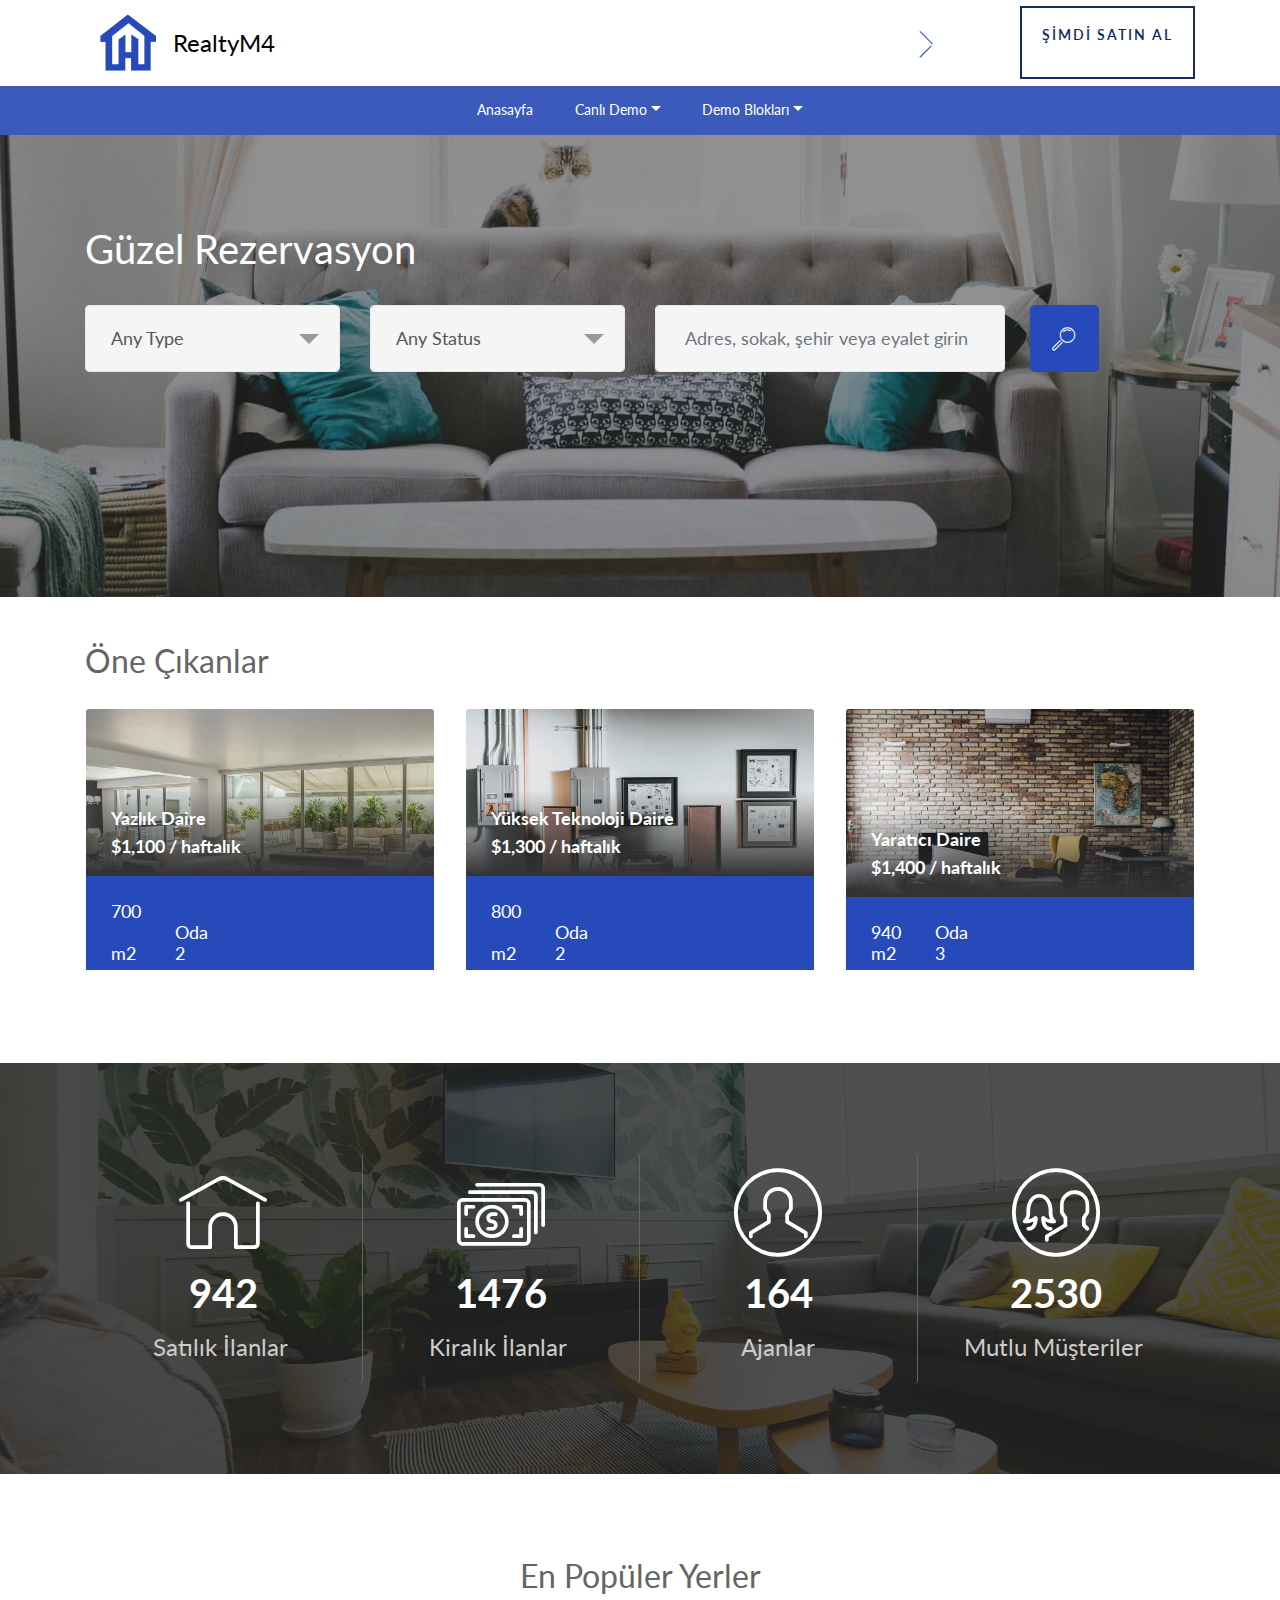
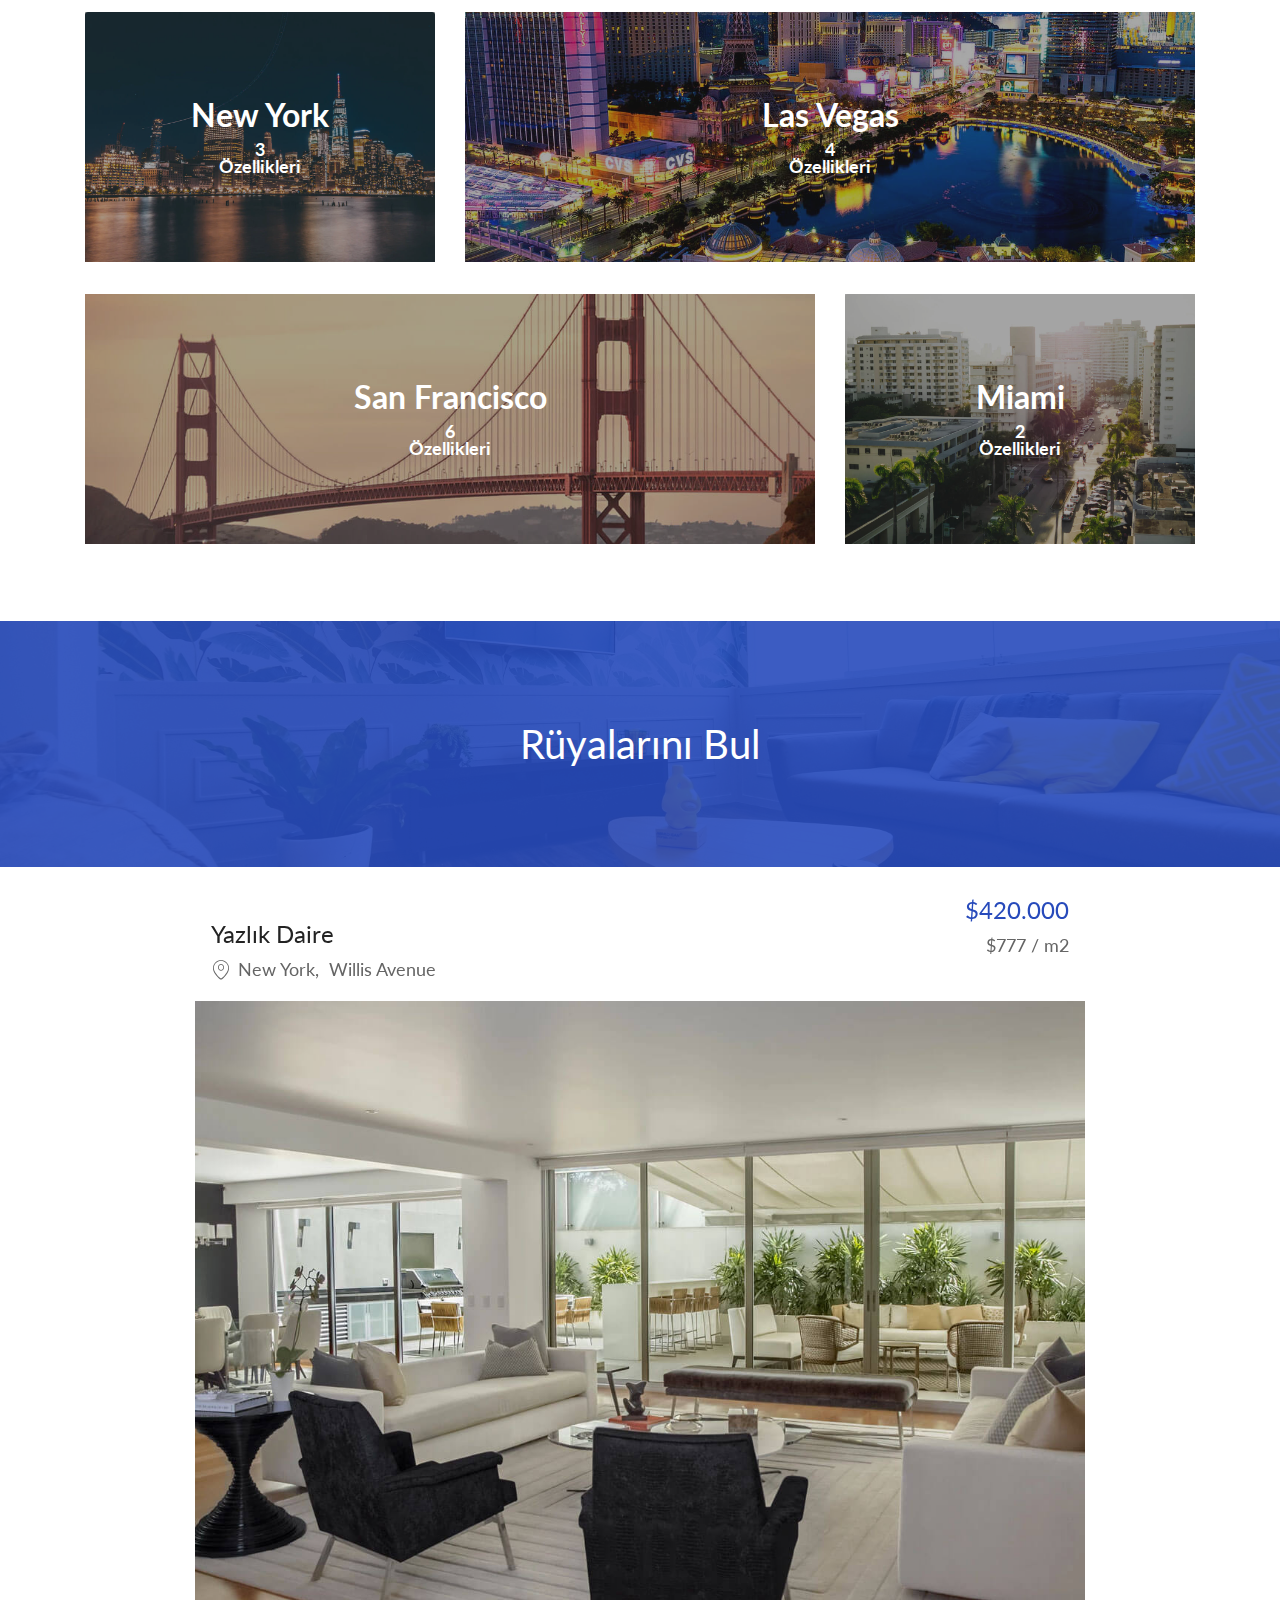
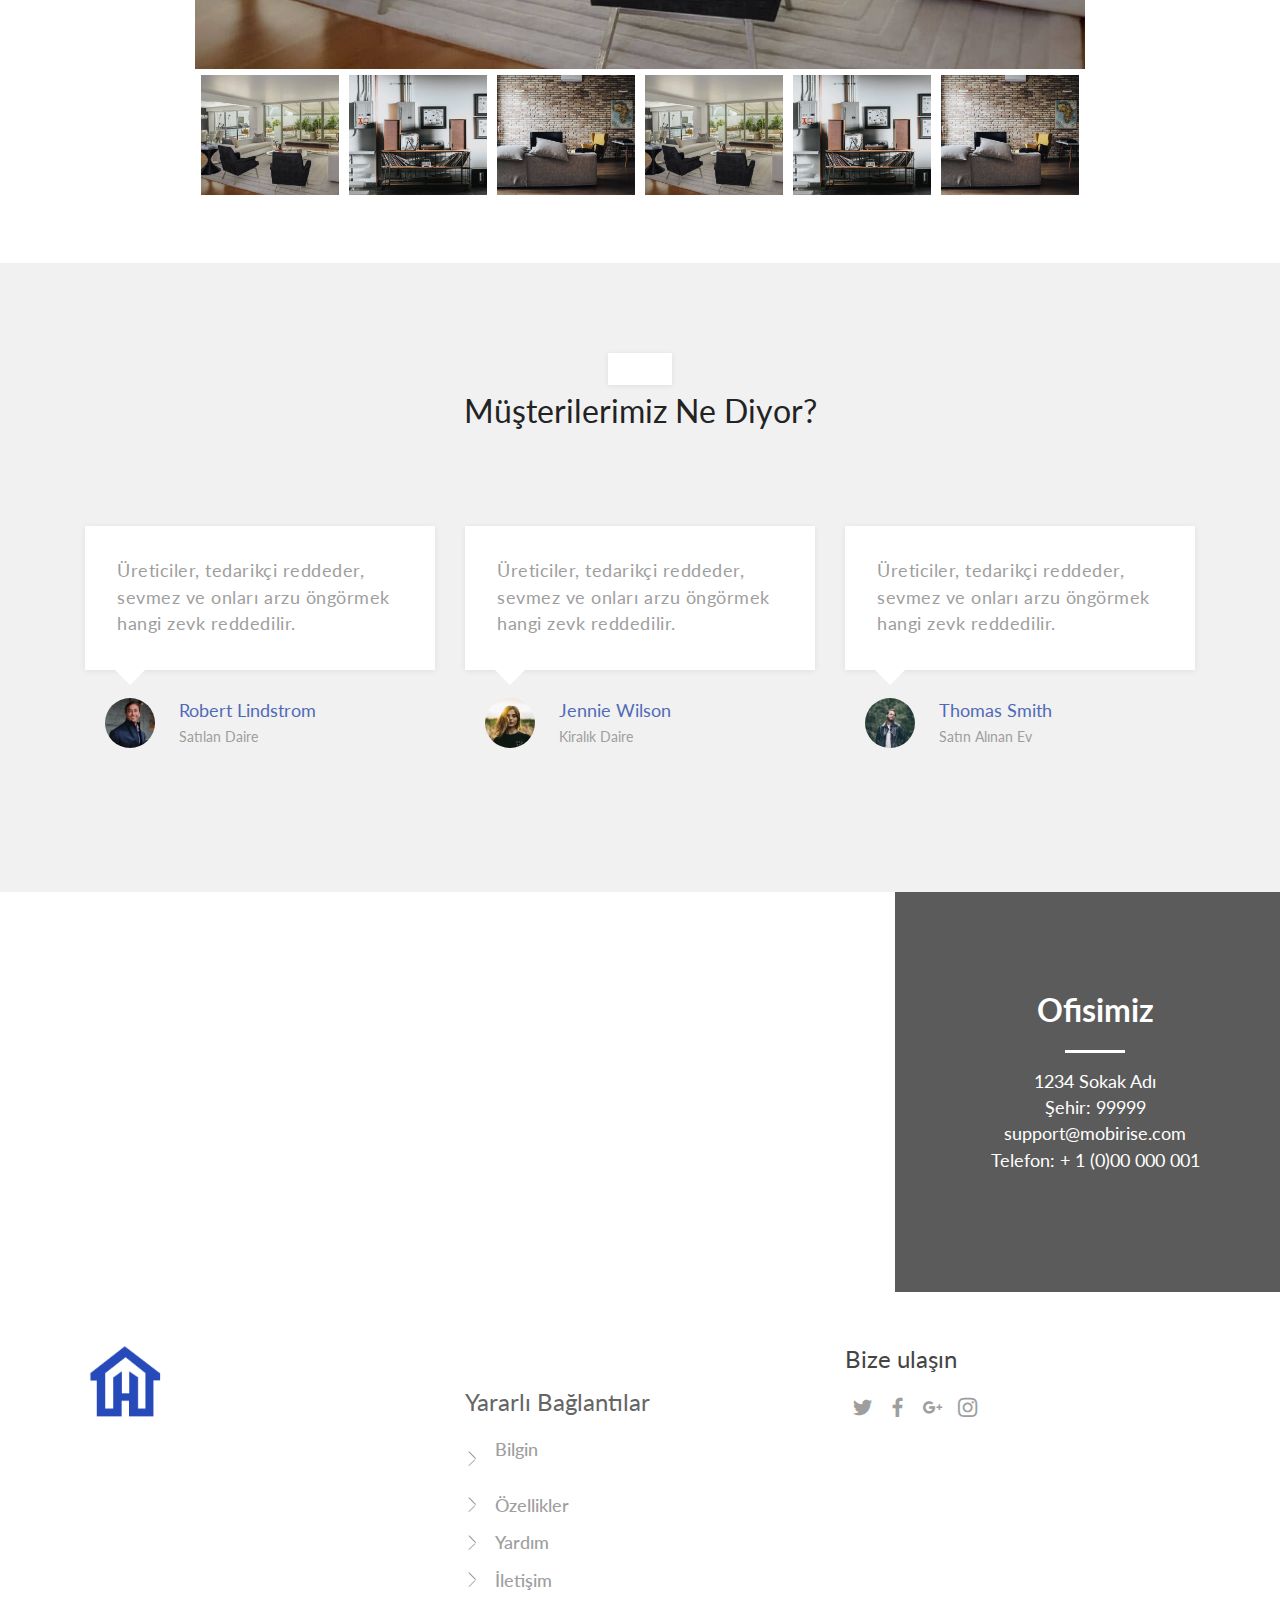
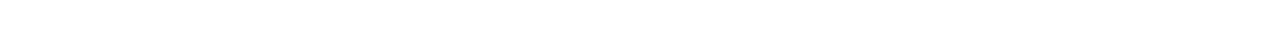
<file: GuzelRezervasyon/index.html>
<!DOCTYPE html>
<html >
<head>
  <!-- Site made with Mobirise Website Builder v4.8.8, https://mobirise.com -->
  <meta charset="UTF-8">
  <meta http-equiv="X-UA-Compatible" content="IE=edge">
  <meta name="generator" content="Mobirise v4.8.8, mobirise.com">
  <meta name="viewport" content="width=device-width, initial-scale=1, minimum-scale=1">
  <link rel="shortcut icon" href="assets/images/logo.png" type="image/x-icon">
  <meta name="description" content="">
  <title>Home</title>
  <link rel="stylesheet" href="assets/web/assets/mobirise-icons/mobirise-icons.css">
  <link rel="stylesheet" href="assets/tether/tether.min.css">
  <link rel="stylesheet" href="assets/bootstrap/css/bootstrap.min.css">
  <link rel="stylesheet" href="assets/bootstrap/css/bootstrap-grid.min.css">
  <link rel="stylesheet" href="assets/bootstrap/css/bootstrap-reboot.min.css">
  <link rel="stylesheet" href="assets/dropdown/css/style.css">
  <link rel="stylesheet" href="assets/formstyler/jquery.formstyler.css">
  <link rel="stylesheet" href="assets/formstyler/jquery.formstyler.theme.css">
  <link rel="stylesheet" href="assets/socicon/css/styles.css">
  <link rel="stylesheet" href="assets/theme/css/style.css">
  <link rel="stylesheet" href="assets/mobirise/css/mbr-additional.css" type="text/css">
  
  
  
</head>
<body>
  <section class="menu cid-rcG9Xnc2y5" once="menu" id="menu1-0">

    

    <nav class="navbar navbar-dropdown align-items-center navbar-toggleable-sm">
        <div class="menu-content-top">
            <div class="menu-logo">
                <div class="navbar-brand">
                    <span class="navbar-logo">
                        <a href="https://mobirise.com">
                            <img src="assets/images/logo.png" alt="Mobirise" style="height: 4rem;">
                        </a>
                    </span>
                    <span class="navbar-caption-wrap">
                        <a href="https://mobirise.com" class="brand-link mbr-black display-5">
                            RealtyM4</a>
                    </span>
                </div>
            </div>
            <div class="menu-content-right">
                <div class="info-widget">
                    <span class="widget-icon mbr-iconfont mbri-arrow-next" style="color: rgb(59, 90, 187); fill: rgb(59, 90, 187);"></span>
                    <div class="widget-content display-4">
                        <p class="widget-title mbr-fonts-style display-4"></p>
                        <p class="widget-text mbr-fonts-style display-4"></p>
                    </div>
                </div>
                
                




                <div class="navbar-buttons mbr-section-btn"><a class="btn btn-lg btn-primary-outline display-4" href="https://mobirise.com">

                        ŞİMDİ SATIN AL<br><br></a></div>






            </div>
        </div>
        <div class="menu-bottom">
            <div class="collapse navbar-collapse" id="navbarSupportedContent">
                <ul class="navbar-nav nav-dropdown js-float-line" data-app-modern-menu="true"><li class="nav-item">
                        <a class="nav-link link mbr-black text-white display-4" href="https://mobirise.com">Anasayfa</a>
                    </li>
                    <li class="nav-item dropdown">
                        <a class="nav-link link mbr-black text-white dropdown-toggle display-4" href="https://mobirise.com" data-toggle="dropdown-submenu" aria-expanded="false">Canlı Demo</a>
                        <div class="dropdown-menu">
                            <a class="mbr-black text-white dropdown-item display-4" href="https://mobirise.com">Güzel Rezervasyon Demosu</a>
                            <a class="mbr-black text-white dropdown-item display-4" href="https://mobirise.com" aria-expanded="false">Kolay Kira Demosu</a>
                            
                        </div>
                    </li>

                    <li class="nav-item dropdown">
                        <a class="nav-link link mbr-black text-white dropdown-toggle display-4" href="https://mobirise.com" data-toggle="dropdown-submenu" aria-expanded="false">Demo Blokları</a><div class="dropdown-menu"><a class="mbr-black text-white dropdown-item display-4" href="https://mobirise.com">Üstbilgi</a><a class="mbr-black text-white dropdown-item display-4" href="https://mobirise.com" aria-expanded="false">Özellikler</a><a class="mbr-black text-white dropdown-item display-4" href="https://mobirise.com" aria-expanded="false">İçerik</a><a class="mbr-black text-white dropdown-item display-4" href="https://mobirise.com" aria-expanded="false">Takım ve Referansları&nbsp;<br></a><a class="mbr-black text-white dropdown-item display-4" href="https://mobirise.com" aria-expanded="false"><br>Akordeonlar ve Kaydırıcılar</a><a class="mbr-black text-white dropdown-item display-4" href="https://mobirise.com" aria-expanded="false"><br>Formlar&amp;Haritalar ve Altbilgiler</a></div>
                    </li></ul>

            </div>
            <button class="navbar-toggler " type="button" data-toggle="collapse" data-target="#navbarSupportedContent" aria-controls="navbarSupportedContent" aria-expanded="false" aria-label="Toggle navigation">
                <div class="hamburger">
                    <span></span>
                    <span></span>
                    <span></span>
                    <span></span>
                </div>
            </button>
        </div>
    </nav>
</section>

<section class="header2 cid-rcGaajwW0D" id="header2-2">

    

    <div class="mbr-overlay" style="opacity: 0.5; background-color: rgb(35, 35, 35);">
    </div>
    <div class="container">

        <h1 class="mbr-section-title mbr-normal align-left mbr-white pb-4 mbr-fonts-style display-1">Güzel Rezervasyon</h1>
        <div class="row justify-content-center">
            <div class="media-container-column col-lg-12 col-md-10 col-sm-12 align-center" data-form-type="formoid">

                <div data-form-alert="" hidden="">Form doldurduğunuz için teşekkkürler
</div>
                <form class="mbr-form form-with-styler" action="https://mobirise.com/" method="post" data-form-title="Mobirise Form"><input type="hidden" name="email" data-form-email="true" value="txaYroA9TgTyg6uw/0LAs/EcUrewmdhqEiWOWef4eYIz6bYQcxiwH7P/y5O5uikMs0AZbiT3gDEaSA06ZAdF3mksP4TdL92wg0KCWB7icD2mSjrpVxOKniHojsEpqzK9">
                    <div class="row row-sm-offset">
                        <div class="col-lg-3 col-md-6" data-for="name">
                            <div class="form-group">

                                <select type="text" class="form-control" name="type" placeholder="Herhangi bir yer" data-form-field="Type" required="" id="type-header2-2">
                                    <option>Any Type</option>
                                    <option>Apartments</option>
                                    <option>Houses</option>
                                    <option>Commercial</option>
                                    <option>Garages</option>
                                    <option>Lots</option>
                                </select>
                            </div>

                        </div>
                        <div class="col-lg-3 col-md-6" data-for="email">
                            <div class="form-group">

                                <select type="text" class="form-control" name="status" placeholder="Herhangi Bir Durum" data-form-field="Status" required="" id="status-header2-2">
                                    <option>Any Status</option>
                                    <option>For Sale</option>
                                    <option>For Rent</option>
                                </select>

                            </div>
                        </div>

                        <div class="col-lg-4 col-md-10" data-for="message">
                            <input type="text" class="form-control input" name="message" rows="7" placeholder=" Adres, sokak, şehir veya eyalet girin" data-form-field="Message" id="message-header2-2">
                        </div>

                        <span class="input-group-btn"><button href="" type="submit" class="btn btn-form btn-primary display-4">
                                <span class="mbri-search mbr-iconfont mbr-iconfont-btn"></span>
                            </button></span>


                    </div>


                </form>
            </div>
        </div>
    </div>
</section>

<section class="features1 cid-rcGadcGqWq" id="features01-3">

    

    
    <div class="container">
        <h2 class="mbr-section-title pb-1 mbr-normal mbr-fonts-style align-left display-2">Öne Çıkanlar</h2>
        <div class="row row-content justify-content-center">
            <div class="card p-3 col-12 col-md-6 col-lg-4">


                <div class="card-wrapper">
                    <div class="card-img">
                        <img src="assets/images/01.jpg" title="" alt="">
                    </div>
                    <div class="card-box">
                        <h4 class="card-title mbr-fonts-style mbr-white mbr-bold display-7">Yazlık Daire
<div>$1,100 / haftalık</div></h4>
                        <div class="p-box">
                            <p class="mbr-text mbr-fonts-style mbr-white card-text display-7">700
                                <br><br>m2<br></p>
                            <p class="mbr-text mbr-fonts-style mbr-white card-text display-7">Oda &nbsp; &nbsp; &nbsp; &nbsp; &nbsp; &nbsp; &nbsp; &nbsp; &nbsp; &nbsp; &nbsp; &nbsp; &nbsp; &nbsp; &nbsp; &nbsp;<br>2
                                <br>
                            </p>
                            <p class="mbr-text mbr-fonts-style mbr-white card-text display-7">3
                                <br>Banyo<br>
                            </p>
                        </div>
                    </div>
                </div>
            </div>


            <div class="card p-3 col-12 col-md-6 col-lg-4">
                <div class="card-wrapper">
                    <div class="card-img">
                        <img src="assets/images/02.jpg" title="" alt="">
                    </div>
                    <div class="card-box">
                        <h4 class="card-title mbr-fonts-style mbr-white mbr-bold display-7"><div>
Yüksek Teknoloji Daire</div><div>$1,300 / haftalık</div></h4>
                        <div class="p-box">
                            <p class="mbr-text mbr-fonts-style mbr-white card-text display-7">800
                                <br><br>m2<br></p>
                            <p class="mbr-text mbr-fonts-style mbr-white card-text display-7">Oda &nbsp; &nbsp; &nbsp; &nbsp; &nbsp; &nbsp; &nbsp; &nbsp; &nbsp; &nbsp; &nbsp; &nbsp; &nbsp; &nbsp; &nbsp; &nbsp;<br>2
                                <br>
                            </p>
                            <p class="mbr-text mbr-fonts-style mbr-white card-text display-7">2
                                <br>Banyo &nbsp; &nbsp; &nbsp; &nbsp; &nbsp; &nbsp; &nbsp; &nbsp; &nbsp; &nbsp; &nbsp; &nbsp; &nbsp; &nbsp; &nbsp; &nbsp;<br>
                            </p>
                        </div>
                    </div>
                </div>
            </div>

            <div class="card p-3 col-12 col-md-6 col-lg-4">
                <div class="card-wrapper">
                    <div class="card-img">
                        <img src="assets/images/03.jpg" title="" alt="">
                    </div>
                    <div class="card-box">
                        <h4 class="card-title mbr-fonts-style mbr-white mbr-bold display-7">Yaratıcı Daire
<div>$1,400 / haftalık</div></h4>
                        <div class="p-box">
                            <p class="mbr-text mbr-fonts-style mbr-white card-text display-7">940
                                <br>m2</p>
                            <p class="mbr-text mbr-fonts-style mbr-white card-text display-7">Oda &nbsp; &nbsp; &nbsp; &nbsp; &nbsp; &nbsp; &nbsp; &nbsp; &nbsp; &nbsp; &nbsp; &nbsp; &nbsp; &nbsp; &nbsp; &nbsp;&nbsp;<br>3
                                <br>
                            </p>
                            <p class="mbr-text mbr-fonts-style mbr-white card-text display-7">2
                                <br>Banyo &nbsp; &nbsp; &nbsp; &nbsp; &nbsp; &nbsp; &nbsp; &nbsp; &nbsp; &nbsp; &nbsp; &nbsp; &nbsp; &nbsp; &nbsp; &nbsp;<br>
                            </p>
                        </div>
                    </div>
                </div>
            </div>

            
            

            
        </div>
    </div>
</section>

<section class="features5 counters cid-rcGagfG1RB" id="features05-4">

    

    <div class="mbr-overlay" style="opacity: 0.8; background-color: rgb(35, 35, 35);">
    </div>
    <div class="container">
        <div class="media-container-row">

            <div class="card p-3 col-12 col-md-6 border-r col-lg-3">
                <div class="card-img pb-3">
                    <span class="mbr-iconfont mbri-home"></span>
                </div>
                <div class="card-box">
                    <h4 class="count card-title mbr-fonts-style mbr-white mbr-bold align-center display-1">942</h4>
                    <p class="mbr-text mbr-fonts-style mbr-white mbr-normal align-center display-5">Satılık İlanlar&nbsp;<br></p>
                </div>
            </div>

            <div class="card p-3 col-12 col-md-6 border-r col-lg-3">
                <div class="card-img pb-3">
                    <span class="mbri-cash mbr-iconfont"></span>
                </div>
                <div class="card-box">
                    <h4 class="count card-title mbr-fonts-style mbr-white mbr-bold align-center display-1">1476</h4>
                    <p class="mbr-text mbr-fonts-style mbr-white mbr-normal align-center display-5">Kiralık İlanlar&nbsp;<br></p>
                </div>
            </div>

            <div class="card p-3 col-12 col-md-6 border-r col-lg-3">
                <div class="card-img pb-3">
                    <span class="mbr-iconfont mbri-user"></span>
                </div>
                <div class="card-box">
                    <h4 class="count card-title mbr-fonts-style mbr-white mbr-bold align-center display-1">164</h4>
                    <p class="mbr-text mbr-fonts-style mbr-white mbr-normal align-center display-5">
                        Ajanlar</p>
                </div>
            </div>

            <div class="card p-3 col-12 col-md-6 col-lg-3">
                <div class="card-img pb-3">
                    <span class="mbr-iconfont mbri-users"></span>
                </div>
                <div class="card-box">
                    <h4 class="count card-title  mbr-fonts-style mbr-white mbr-bold align-center display-1">2530</h4>
                    <p class="mbr-text mbr-fonts-style mbr-white mbr-normal align-center display-5">Mutlu Müşteriler&nbsp;<br></p>
                </div>
            </div>
        </div>
    </div>
</section>

<section class="features2 cid-rcGaiTvPDs" id="features02-5">

    

    
    <div class="container">
        <h2 class="mbr-section-title pb-2 mbr-normal mbr-fonts-style align-left display-2">
<div><br></div><div>En Popüler Yerler</div></h2>

        

        <div class="row row-content justify-content-center">


            <div class="card col-12 col-lg-4 col-md-12">
                <div class="card-wrapper">
                    <div class="card-img small">
                        <img src="assets/images/04.jpg" title="" alt="">
                    </div>
                    <div class="card-box">
                        <h4 class="card-title mbr-fonts-style mbr-white mbr-bold display-2">New York</h4>
                        <h5 class="card-sub-title mbr-fonts-style mbr-white mbr-bold display-7">3
<div>Özellikleri</div></h5>

                    </div>
                </div>
            </div>


            <div class="card col-12 col-lg-8 col-md-12">
                <div class="card-wrapper">
                    <div class="card-img big">
                        <img src="assets/images/05.jpg" title="" alt="">
                    </div>
                    <div class="card-box">
                        <h4 class="card-title mbr-fonts-style mbr-white mbr-bold display-2">Las Vegas</h4>
                        <h5 class="card-sub-title mbr-fonts-style mbr-white mbr-bold display-7">4 
<div>Özellikleri</div></h5>

                    </div>
                </div>
            </div>





            <div class="card col-12 col-lg-8 col-md-12">
                <div class="card-wrapper">
                    <div class="card-img big">
                        <img src="assets/images/06.jpg" title="" alt="">
                    </div>
                    <div class="card-box">
                        <h4 class="card-title mbr-fonts-style mbr-white mbr-bold display-2">San Francisco</h4>
                        <h5 class="card-sub-title mbr-fonts-style mbr-white mbr-bold display-7">6 
<div>Özellikleri</div></h5>

                    </div>
                </div>
            </div>

            <div class="card col-12 col-lg-4 col-md-12">
                <div class="card-wrapper">
                    <div class="card-img small">
                        <img src="assets/images/07.jpg" title="" alt="">
                    </div>
                    <div class="card-box">
                        <h4 class="card-title mbr-fonts-style mbr-white mbr-bold display-2">Miami</h4>
                        <h5 class="card-sub-title mbr-fonts-style mbr-white mbr-bold display-7">2 
<div>Özellikleri</div></h5>

                    </div>
                </div>
            </div>


        </div>

    </div>
</section>

<section class="features6 cid-rcGanLv778" id="features06-6">

    

    <div class="mbr-overlay" style="opacity: 0.9; background-color: rgb(39, 74, 187);">
    </div>

    <div class="container align-center">
        <div class="row justify-content-center">
            <div class="mbr-white col-lg-6 col-md-8">
                <h1 class="mbr-section-title mbr-normal align-left mbr-white my-4 mbr-fonts-style display-1">Rüyalarını Bul</h1>
                
                
            </div>
        </div>
    </div>
    
</section>

<section class="slider1 testimonials-slider cid-rcKKMDKeak" id="slider1-c">
    

    
    <div class="main container">

        <div class="row justify-content-center">


            <div class="second-col col-md-10">
                <div class="carousel slide slides" data-ride="carousel" role="listbox">
                    <ol class="carousel-indicators">
                        <li class="li1" data-slide-to="0"></li>
                        <li class="li2" data-slide-to="1"></li>
                        <li class="li3" data-slide-to="2"></li>
                        <li class="li4" data-slide-to="3"></li>
                        <li class="li5" data-slide-to="4"></li>
                        <li class="li6" data-slide-to="5"></li>
                    </ol>
                    <div class="carousel-inner">

                        

                        
                        
                        
                        
                        
                    <div class="carousel-item ">
                            <div class="media-container-row">
                                <div class="col-md-12">

                                    <div class="row justify-content-center">
                                        <div class="col-md-6">
                                            <div class="text-box align-left">
                                                <h4 class="card-title1 mbr-fonts-style mbr-normal display-5">
<div><br></div><div>Yazlık Daire</div></h4>
                                                <div class="ico-box">
                                                    <span class="pr-2 mbr-iconfont mbr-iconfont-social ico2 mbri-pin"></span>
                                                    <p class="mbr-text mbr-fonts-style item mbr-normal display-7">New York, &nbsp;Willis Avenue</p>
                                                </div>
                                            </div>
                                        </div>
                                        <div class="col-md-6">
                                            <div class="text-box align-right">
                                                <h4 class="card-title2 mbr-fonts-style mbr-normal display-5">$420.000</h4>
                                                <p class="mbr-text mbr-fonts-style sq mbr-normal display-7">$777 / m2</p>
                                            </div>
                                        </div>
                                    </div>

                                    <div class="wrap-img ">
                                        <img src="assets/images/01.jpg" class="img-responsive clients-img" alt="" title="">
                                    </div>
                                </div>
                            </div>
                        </div><div class="carousel-item ">
                            <div class="media-container-row">
                                <div class="col-md-12">

                                    <div class="row justify-content-center">
                                        <div class="col-md-6">
                                            <div class="text-box align-left">
                                                <h4 class="card-title1 mbr-fonts-style mbr-normal display-5">Yüksek Teknoloji Daire</h4>
                                                <div class="ico-box">
                                                    <span class="pr-2 mbr-iconfont mbr-iconfont-social ico2 mbri-pin"></span>
                                                    <p class="mbr-text mbr-fonts-style item mbr-normal display-7">Las Vegas, 32 Street</p>
                                                </div>
                                            </div>
                                        </div>
                                        <div class="col-md-6">
                                            <div class="text-box align-right">
                                                <h4 class="card-title2 mbr-fonts-style mbr-normal display-5">$540.000</h4>
                                                <p class="mbr-text mbr-fonts-style sq mbr-normal display-7">$835 / m2</p>
                                            </div>
                                        </div>
                                    </div>

                                    <div class="wrap-img ">
                                        <img src="assets/images/02.jpg" class="img-responsive clients-img" alt="" title="">
                                    </div>
                                </div>
                            </div>
                        </div><div class="carousel-item ">
                            <div class="media-container-row">
                                <div class="col-md-12">

                                    <div class="row justify-content-center">
                                        <div class="col-md-6">
                                            <div class="text-box align-left">
                                                <h4 class="card-title1 mbr-fonts-style mbr-normal display-5">Yaratıcı Daire</h4>
                                                <div class="ico-box">
                                                    <span class="pr-2 mbr-iconfont mbr-iconfont-social ico2 mbri-pin"></span>
                                                    <p class="mbr-text mbr-fonts-style item mbr-normal display-7">London, Summer Avenue</p>
                                                </div>
                                            </div>
                                        </div>
                                        <div class="col-md-6">
                                            <div class="text-box align-right">
                                                <h4 class="card-title2 mbr-fonts-style mbr-normal display-5">$920.000</h4>
                                                <p class="mbr-text mbr-fonts-style sq mbr-normal display-7">$954 / m2</p>
                                            </div>
                                        </div>
                                    </div>

                                    <div class="wrap-img ">
                                        <img src="assets/images/03.jpg" class="img-responsive clients-img" alt="" title="">
                                    </div>
                                </div>
                            </div>
                        </div><div class="carousel-item ">
                            <div class="media-container-row">
                                <div class="col-md-12">

                                    <div class="row justify-content-center">
                                        <div class="col-md-6">
                                            <div class="text-box align-left">
                                                <h4 class="card-title1 mbr-fonts-style mbr-normal display-5">Yazlık Daire</h4>
                                                <div class="ico-box">
                                                    <span class="pr-2 mbr-iconfont mbr-iconfont-social ico2 mbri-pin"></span>
                                                    <p class="mbr-text mbr-fonts-style item mbr-normal display-7">New York, &nbsp;Willis Avenue</p>
                                                </div>
                                            </div>
                                        </div>
                                        <div class="col-md-6">
                                            <div class="text-box align-right">
                                                <h4 class="card-title2 mbr-fonts-style mbr-normal display-5">$420.000</h4>
                                                <p class="mbr-text mbr-fonts-style sq mbr-normal display-7">$777 / m2</p>
                                            </div>
                                        </div>
                                    </div>

                                    <div class="wrap-img ">
                                        <img src="assets/images/01.jpg" class="img-responsive clients-img" alt="" title="">
                                    </div>
                                </div>
                            </div>
                        </div><div class="carousel-item ">
                            <div class="media-container-row">
                                <div class="col-md-12">

                                    <div class="row justify-content-center">
                                        <div class="col-md-6">
                                            <div class="text-box align-left">
                                                <h4 class="card-title1 mbr-fonts-style mbr-normal display-5">Yüksek Teknoloji Daire</h4>
                                                <div class="ico-box">
                                                    <span class="pr-2 mbr-iconfont mbr-iconfont-social ico2 mbri-pin"></span>
                                                    <p class="mbr-text mbr-fonts-style item mbr-normal display-7">Las Vegas, 32 Street</p>
                                                </div>
                                            </div>
                                        </div>
                                        <div class="col-md-6">
                                            <div class="text-box align-right">
                                                <h4 class="card-title2 mbr-fonts-style mbr-normal display-5">$540.000</h4>
                                                <p class="mbr-text mbr-fonts-style sq mbr-normal display-7">$835 / m2</p>
                                            </div>
                                        </div>
                                    </div>

                                    <div class="wrap-img ">
                                        <img src="assets/images/02.jpg" class="img-responsive clients-img" alt="" title="">
                                    </div>
                                </div>
                            </div>
                        </div><div class="carousel-item ">
                            <div class="media-container-row">
                                <div class="col-md-12">

                                    <div class="row justify-content-center">
                                        <div class="col-md-6">
                                            <div class="text-box align-left">
                                                <h4 class="card-title1 mbr-fonts-style mbr-normal display-5">Yaratıcı Daire</h4>
                                                <div class="ico-box">
                                                    <span class="pr-2 mbr-iconfont mbr-iconfont-social ico2 mbri-pin"></span>
                                                    <p class="mbr-text mbr-fonts-style item mbr-normal display-7">London, Summer Avenue</p>
                                                </div>
                                            </div>
                                        </div>
                                        <div class="col-md-6">
                                            <div class="text-box align-right">
                                                <h4 class="card-title2 mbr-fonts-style mbr-normal display-5">$920.000</h4>
                                                <p class="mbr-text mbr-fonts-style sq mbr-normal display-7">$954 / m2</p>
                                            </div>
                                        </div>
                                    </div>

                                    <div class="wrap-img ">
                                        <img src="assets/images/03.jpg" class="img-responsive clients-img" alt="" title="">
                                    </div>
                                </div>
                            </div>
                        </div></div>
                </div>
            </div>
        </div>
    </div>
</section>

<section class="testimonials1 cid-rcGaEJwBGJ" id="testimonials01-9">

    

    

    <div class="container justify-content-center">
        <div class="row justify-content-center">
            <div class="col-sm-10 col-lg-8  align-center">
                <h3 class="mbr-section-title mbr-fonts-style mb-5 align-center mbr-normal display-2">
                    <div class="title">
</div>
                <div><span style="font-size: 2rem;">Müşterilerimiz Ne Diyor?</span><br></div></h3>
                
            </div>
        </div>
        <div class="row justify-content-center pt-5">
            <div class="col-xs-12 col-lg-4">
                <div class="mbr-testimonial card mbr-testimonial-lg">
                    <div class="card-block mbr-fonts-style display-7">
                        <p> Üreticiler, tedarikçi reddeder, sevmez ve onları arzu öngörmek hangi zevk reddedilir.</p>
                    </div>
                    <div class="mbr-author card-footer">
                        <div class="mbr-author-img">
                            <img src="assets/images/face1.jpg">
                        </div>
                        <div class="name-wrap">
                            <p class="mbr-author-name mbr-normal mbr-fonts-style display-7">
                                Robert Lindstrom</p>

                            <p class="mbr-text mbr-author-desc mbr-normal mbr-fonts-style display-4">
                                Satılan Daire
                            </p>
                        </div>
                    </div>
                </div>
            </div>

            <div class="col-xs-12 col-lg-4">
                <div class="mbr-testimonial card mbr-testimonial-lg">
                    <div class="card-block mbr-fonts-style display-7">
                        <p> Üreticiler, tedarikçi reddeder, sevmez ve onları arzu öngörmek hangi zevk reddedilir.</p>
                    </div>
                    <div class="mbr-author card-footer">
                        <div class="mbr-author-img">
                            <img src="assets/images/face2.jpg">
                        </div>
                        <div class="name-wrap">
                            <p class="mbr-author-name mbr-normal mbr-fonts-style display-7">
                                Jennie Wilson</p>

                            <p class="mbr-text mbr-author-desc mbr-normal mbr-fonts-style display-4">Kiralık Daire<br></p>
                        </div>
                    </div>
                </div>
            </div>

            <div class="col-xs-12 col-lg-4">
                <div class="mbr-testimonial card mbr-testimonial-lg">
                    <div class="card-block mbr-fonts-style display-7">
                        <p> Üreticiler, tedarikçi reddeder, sevmez ve onları arzu öngörmek hangi zevk reddedilir.</p>
                    </div>
                    <div class="mbr-author card-footer">
                        <div class="mbr-author-img">
                            <img src="assets/images/face3.jpg">
                        </div>
                        <div class="name-wrap">
                            <p class="mbr-author-name mbr-normal mbr-fonts-style display-7">
                                Thomas Smith</p>

                            <p class="mbr-text mbr-author-desc mbr-normal mbr-fonts-style display-4">Satın Alınan Ev<br></p>
                        </div>
                    </div>
                </div>
            </div>

            

            

            
        </div>
    </div>
</section>

<section class="map2 cid-rcGaGnrnyi" id="map2-a">
    


    <div class="container-fluid">

        <div class="row justify-content-center">
            <div class="col-md-12 relative">
                <div class="google-map"><iframe frameborder="0" style="border:0" src="https://www.google.com/maps/embed/v1/place?key=AIzaSyA0Dx_boXQiwvdz8sJHoYeZNVTdoWONYkU&amp;q=place_id:ChIJn6wOs6lZwokRLKy1iqRcoKw" allowfullscreen=""></iframe></div>
                <div class="block">
                    <h2 class="title mbr-fonts-style mbr-bold display-2">Ofisimiz</h2>
                    <div class="line"></div>
                    <p class="mbr-fonts-style mbr-text text display-7">1234 Sokak Adı  <br>Şehir: 99999  <br>support@mobirise.com <br>Telefon: + 1 (0)00 000 001</p>
                </div>
            </div>
        </div>
    </div>
</section>

<section class="footer1 cid-rcGaHIgyyG" once="footers" id="footer1-b">

    

    

    <div class="container">
        <div class="row">

            <div class="col-lg-4 col-md-12 col-sm-12">



                <div class="navbar-brand">
                    <div class="logo">
                        <a href="https://mobirise.com">
                            <img class="navbar-logo" src="assets/images/logo.png" alt="Mobirise">
                        </a>
                    </div>

                </div>
                <p class="mbr-text mbr-normal links mbr-fonts-style display-4"></p>
            </div>






            <div class="col-lg-4 col-md-12 col-sm-12">

                <h3 class="mbr-text mbr-bold mbr-fonts-style group-title display-5"><div><br></div><div><span style="font-weight: normal; font-size: 1.5rem;">Yararlı Bağlantılar</span><br></div></h3>
                <div class="mbr-row items mbr-white">
                    



                    
                    
                    
                <div class="list-item mbr-col-lg-12 mbr-col-md-12 mbr-col-sm-12">
                        <span class="mbr-iconfont listico fa-stop fa mbri-arrow-next"></span>
                        <h5 class="mbr-fonts-style text2 display-7">Bilgin<div><br></div></h5>
                    </div><div class="list-item mbr-col-lg-12 mbr-col-md-12 mbr-col-sm-12">
                        <span class="mbr-iconfont listico fa-stop fa mbri-arrow-next"></span>
                        <h5 class="mbr-fonts-style text2 display-7">Özellikler</h5>
                    </div><div class="list-item mbr-col-lg-12 mbr-col-md-12 mbr-col-sm-12">
                        <span class="mbr-iconfont listico fa-stop fa mbri-arrow-next"></span>
                        <h5 class="mbr-fonts-style text2 display-7">Yardım</h5>
                    </div><div class="list-item mbr-col-lg-12 mbr-col-md-12 mbr-col-sm-12">
                        <span class="mbr-iconfont listico fa-stop fa mbri-arrow-next"></span>
                        <h5 class="mbr-fonts-style text2 display-7">İletişim</h5>
                    </div></div>

            </div>

            <div class="col-lg-4 col-md-12 col-sm-12">
                <h3 class="mbr-text mbr-normal mbr-fonts-style group-title display-5">Bize ulaşın&nbsp;</h3>

                <p class="mbr-text mbr-normal links mbr-fonts-style display-4"></p>


                <div class="social-list ">
                    <div class="soc-item">
                        <a href="https://twitter.com/mobirise" target="_blank">
                            <span class="socicon-twitter socicon mbr-iconfont mbr-iconfont-social"></span>
                        </a>
                    </div>
                    <div class="soc-item">
                        <a href="https://www.facebook.com/pages/Mobirise/1616226671953247" target="_blank">
                            <span class="socicon-facebook socicon mbr-iconfont mbr-iconfont-social"></span>
                        </a>
                    </div>
                    <div class="soc-item">
                        <a href="https://plus.google.com/u/0/+Mobirise" target="_blank">
                            <span class="socicon-googleplus socicon mbr-iconfont mbr-iconfont-social"></span>
                        </a>
                    </div>
                    <div class="soc-item">
                        <a href="https://instagram.com/mobirise" target="_blank">
                            <span class="socicon-instagram socicon mbr-iconfont mbr-iconfont-social"></span>
                        </a>
                    </div>
                    
                    
                </div>
            </div>
        </div>
    </div>
</section>


  <script src="assets/web/assets/jquery/jquery.min.js"></script>
  <script src="assets/popper/popper.min.js"></script>
  <script src="assets/tether/tether.min.js"></script>
  <script src="assets/bootstrap/js/bootstrap.min.js"></script>
  <script src="assets/smoothscroll/smooth-scroll.js"></script>
  <script src="assets/dropdown/js/script.min.js"></script>
  <script src="assets/touchswipe/jquery.touch-swipe.min.js"></script>
  <script src="assets/formstyler/jquery.formstyler.js"></script>
  <script src="assets/formstyler/jquery.formstyler.min.js"></script>
  <script src="assets/viewportchecker/jquery.viewportchecker.js"></script>
  <script src="assets/bootstrapcarouselswipe/bootstrap-carousel-swipe.js"></script>
  <script src="assets/mbr-testimonials-slider/mbr-testimonials-slider.js"></script>
  <script src="assets/theme/js/script.js"></script>
  <script src="assets/formoid/formoid.min.js"></script>
  
  
</body>
</html>
</file>
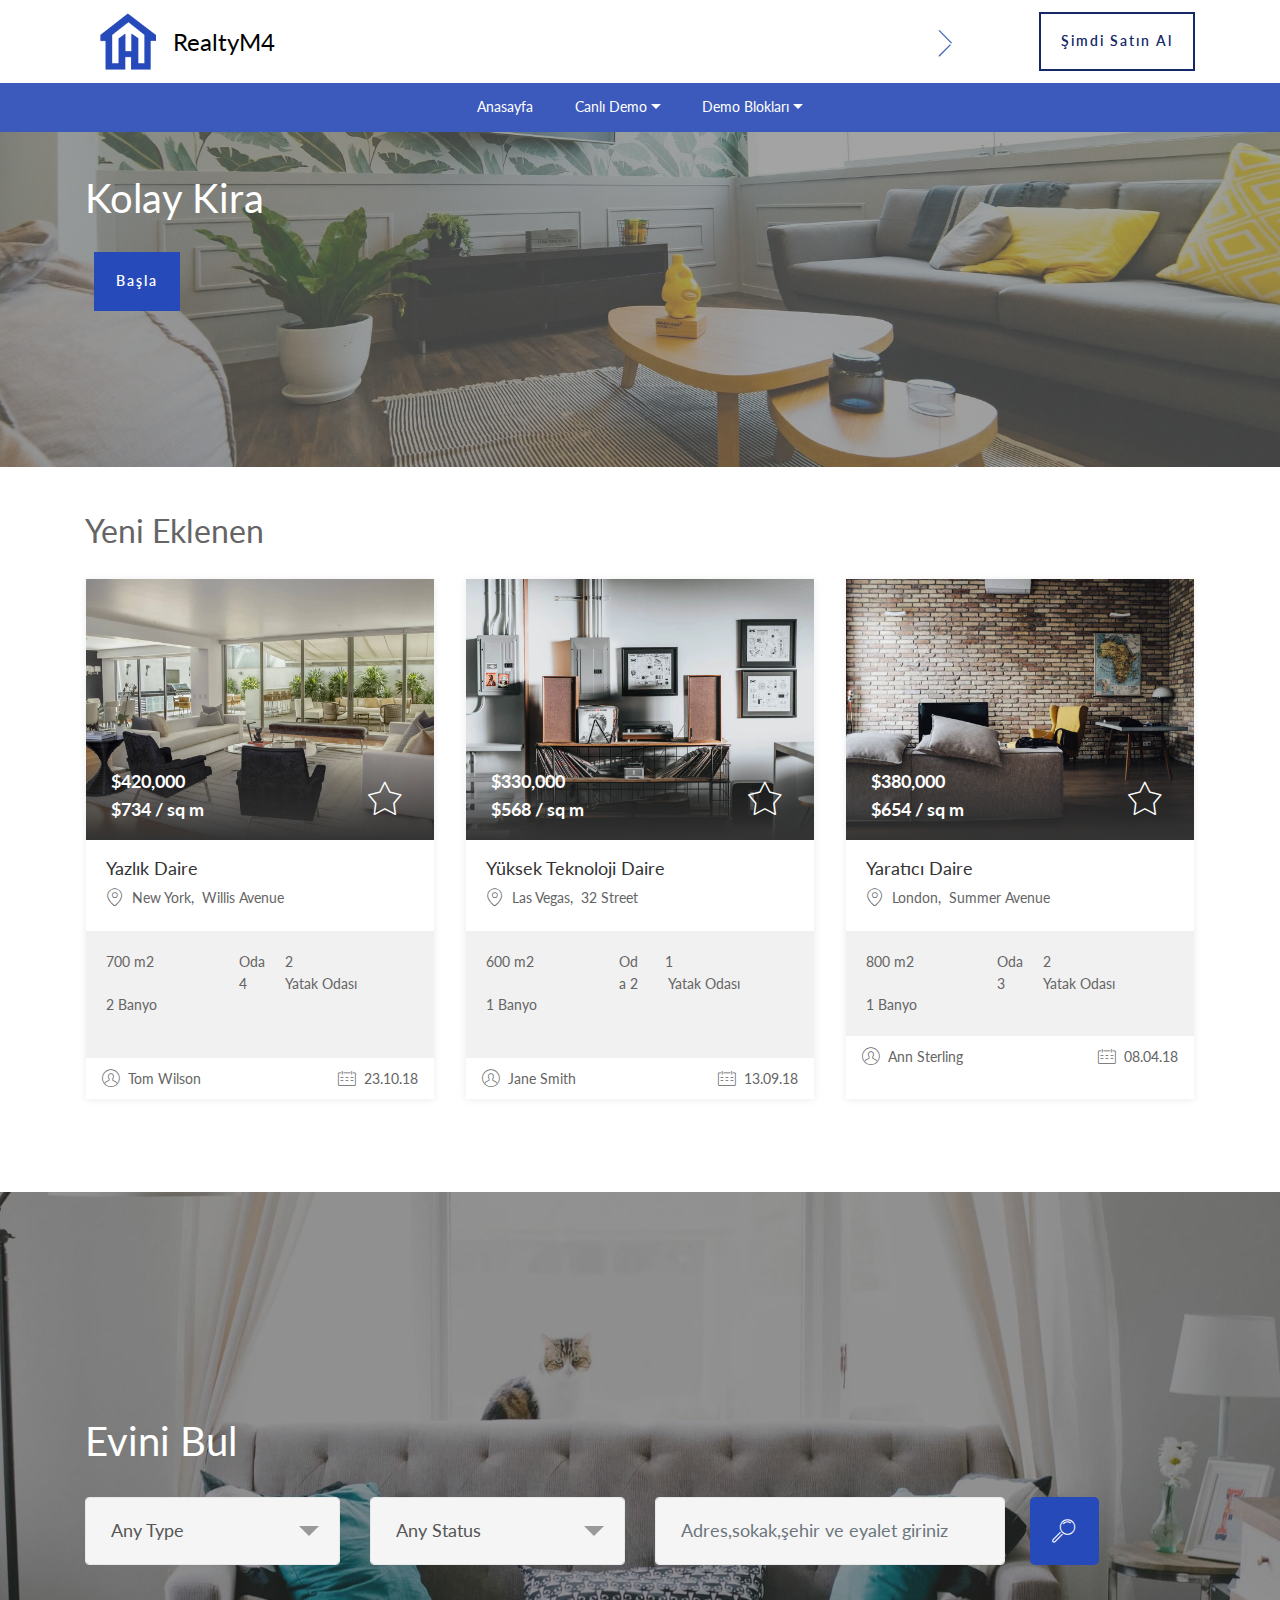
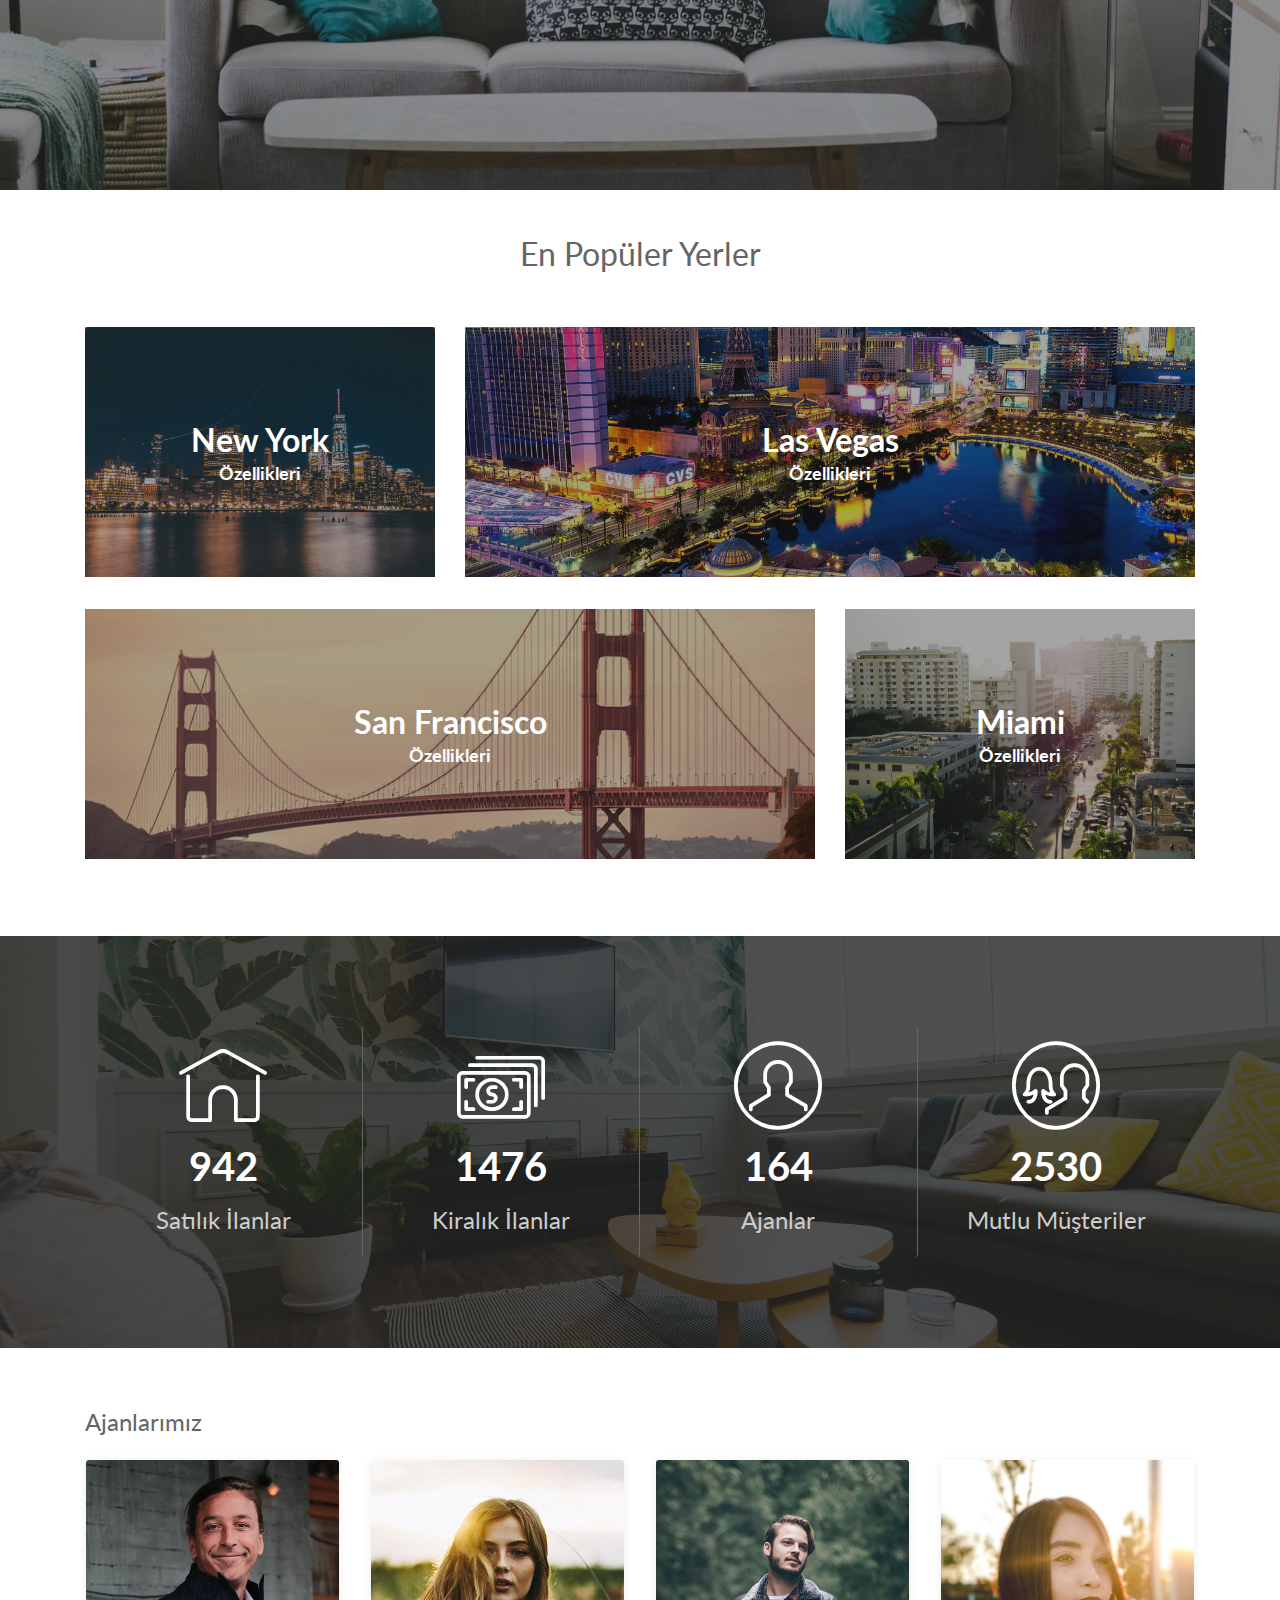
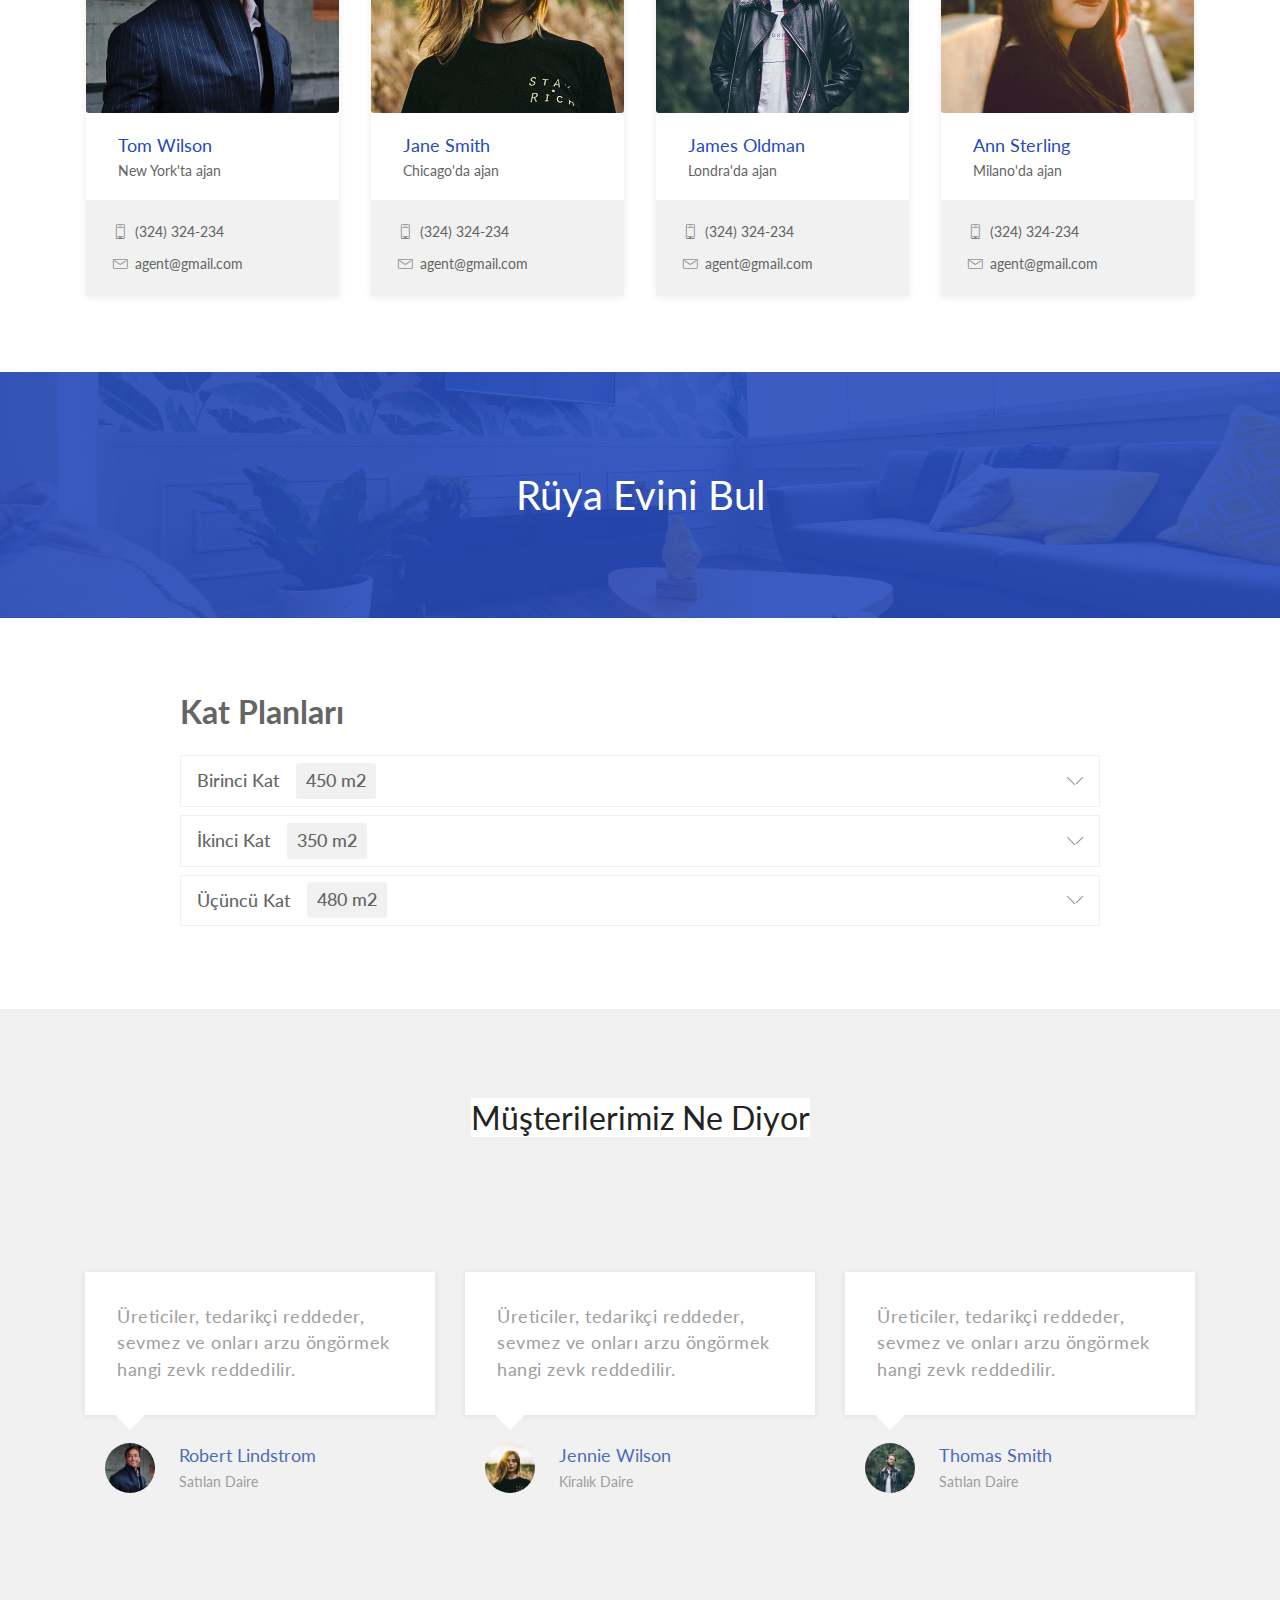
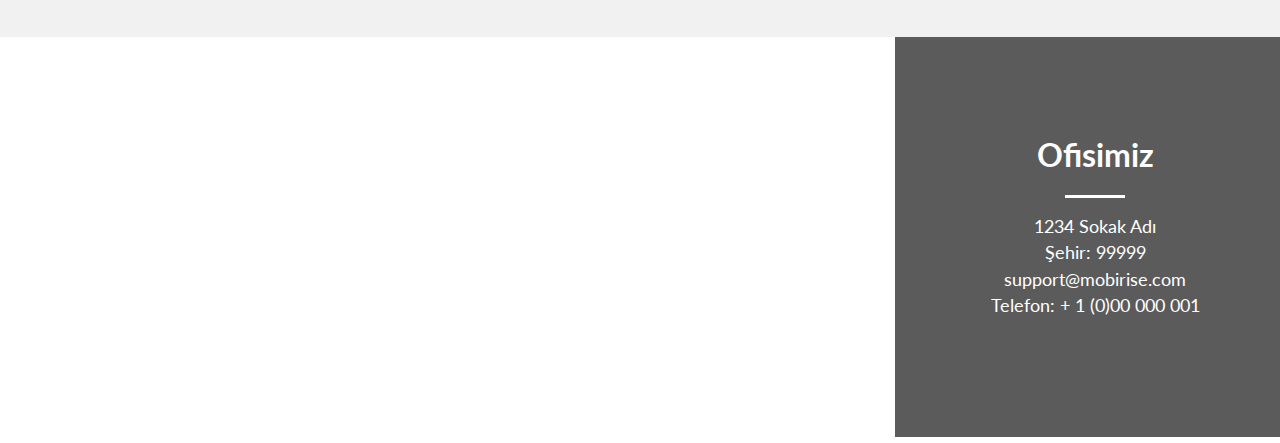
<file: KolayKira/index.html>
<!DOCTYPE html>
<html >
<head>
  <!-- Site made with Mobirise Website Builder v4.8.8, https://mobirise.com -->
  <meta charset="UTF-8">
  <meta http-equiv="X-UA-Compatible" content="IE=edge">
  <meta name="generator" content="Mobirise v4.8.8, mobirise.com">
  <meta name="viewport" content="width=device-width, initial-scale=1, minimum-scale=1">
  <link rel="shortcut icon" href="assets/images/logo.png" type="image/x-icon">
  <meta name="description" content="">
  <title>Home</title>
  <link rel="stylesheet" href="assets/web/assets/mobirise-icons/mobirise-icons.css">
  <link rel="stylesheet" href="assets/tether/tether.min.css">
  <link rel="stylesheet" href="assets/bootstrap/css/bootstrap.min.css">
  <link rel="stylesheet" href="assets/bootstrap/css/bootstrap-grid.min.css">
  <link rel="stylesheet" href="assets/bootstrap/css/bootstrap-reboot.min.css">
  <link rel="stylesheet" href="assets/dropdown/css/style.css">
  <link rel="stylesheet" href="assets/formstyler/jquery.formstyler.css">
  <link rel="stylesheet" href="assets/formstyler/jquery.formstyler.theme.css">
  <link rel="stylesheet" href="assets/theme/css/style.css">
  <link rel="stylesheet" href="assets/mobirise/css/mbr-additional.css" type="text/css">
  
  
  
</head>
<body>
  <section class="menu cid-rcKOt38RfG" once="menu" id="menu1-0">

    

    <nav class="navbar navbar-dropdown align-items-center navbar-fixed-top navbar-toggleable-sm">
        <div class="menu-content-top">
            <div class="menu-logo">
                <div class="navbar-brand">
                    <span class="navbar-logo">
                        <a href="https://mobirise.com">
                            <img src="assets/images/logo.png" alt="Mobirise" style="height: 4rem;">
                        </a>
                    </span>
                    <span class="navbar-caption-wrap">
                        <a href="https://mobirise.com" class="brand-link mbr-black display-5">
                            RealtyM4</a>
                    </span>
                </div>
            </div>
            <div class="menu-content-right">
                <div class="info-widget">
                    <span class="widget-icon mbr-iconfont mbri-arrow-next" style="color: rgb(59, 90, 187); fill: rgb(59, 90, 187);"></span>
                    <div class="widget-content display-4">
                        <p class="widget-title mbr-fonts-style display-4"></p>
                        <p class="widget-text mbr-fonts-style display-4"></p>
                    </div>
                </div>
                
                




                <div class="navbar-buttons mbr-section-btn"><a class="btn btn-lg btn-primary-outline display-4" href="https://mobirise.com">

                        Şimdi Satın Al</a></div>






            </div>
        </div>
        <div class="menu-bottom">
            <div class="collapse navbar-collapse" id="navbarSupportedContent">
                <ul class="navbar-nav nav-dropdown js-float-line" data-app-modern-menu="true"><li class="nav-item">
                        <a class="nav-link link mbr-black text-white display-4" href="https://mobirise.com">
                            Anasayfa</a>
                    </li>
                    <li class="nav-item dropdown">
                        <a class="nav-link link mbr-black text-white dropdown-toggle display-4" href="https://mobirise.com" data-toggle="dropdown-submenu" aria-expanded="false">Canlı Demo</a>
                        <div class="dropdown-menu">
                            <a class="mbr-black text-white dropdown-item display-4" href="https://mobirise.com">Güzel Rezervasyon Demosu</a>
                            <a class="mbr-black text-white dropdown-item display-4" href="https://mobirise.com" aria-expanded="false">Kolay Kira Demosu</a>
                            
                        </div>
                    </li><li class="nav-item dropdown open"><a class="nav-link link mbr-black text-white dropdown-toggle display-4" href="https://mobirise.com" aria-expanded="true" data-toggle="dropdown-submenu">Demo Blokları</a><div class="dropdown-menu"><a class="mbr-black text-white dropdown-item display-4" href="https://mobirise.com" aria-expanded="true">Üstbilgi</a><a class="mbr-black text-white dropdown-item display-4" href="https://mobirise.com" aria-expanded="true">Özellikler</a><a class="mbr-black text-white dropdown-item display-4" href="https://mobirise.com" aria-expanded="false">İçerik</a><a class="mbr-black text-white dropdown-item display-4" href="https://mobirise.com" aria-expanded="false">Takım ve Referanslar</a><a class="mbr-black text-white dropdown-item display-4" href="https://mobirise.com" aria-expanded="false">Akerdeonlar ve Kaydırıcılar</a><a class="mbr-black text-white dropdown-item display-4" href="https://mobirise.com" aria-expanded="false">Formlar&amp;Haritalar ve Altbilgi</a></div></li></ul>

            </div>
            <button class="navbar-toggler " type="button" data-toggle="collapse" data-target="#navbarSupportedContent" aria-controls="navbarSupportedContent" aria-expanded="false" aria-label="Toggle navigation">
                <div class="hamburger">
                    <span></span>
                    <span></span>
                    <span></span>
                    <span></span>
                </div>
            </button>
        </div>
    </nav>
</section>

<section class="header1 cid-rcKOvfCTz6" id="header1-1">

    

    <div class="mbr-overlay" style="opacity: 0.6; background-color: rgb(101, 101, 101);">
    </div>

    <div class="container align-center">
        <div class="row justify-content-start">
            <div class="mbr-white col-lg-6 col-md-8">
                <h1 class="mbr-section-title mbr-normal align-left mbr-white my-4 mbr-fonts-style display-1">Kolay Kira</h1>
                
                <div class="mbr-section-btn align-left"><a class="btn btn-lg btn-primary display-4" href="https://mobirise.com">Başla<br></a></div>
            </div>
        </div>
    </div>
    
</section>

<section class="features4 cid-rcKODzrlek" id="features04-3">

    

    
    <div class="container">
        <h2 class="mbr-section-title pb-1 mbr-normal mbr-fonts-style align-left display-2">Yeni Eklenen</h2>
        <div class="row row-content justify-content-center">
            <div class="card p-3 col-12 col-md-6 col-lg-4">


                <div class="card-wrapper">
                    <div class="card-img">
                        <img src="assets/images/01.jpg" title="" alt="">
                        <div class="card-box">
                            <h4 class="card-title mbr-fonts-style mbr-white mbr-bold display-7">$420,000 &nbsp; &nbsp; &nbsp; &nbsp; &nbsp; &nbsp; &nbsp; &nbsp; &nbsp; &nbsp; &nbsp; &nbsp;
                                &nbsp; &nbsp;
                                <br>$734 / sq m</h4>

                            <div class="mbr-iconfont mbr-iconfont-social icobig mbri-star" media-simple="true"></div>

                        </div>
                    </div>

                    <div class="text-box">
                        <h4 class="card-title2 mbr-fonts-style mbr-normal display-7">Yazlık Daire</h4>
                        <div class="ico-box">
                            <span class="pr-2 mbr-iconfont mbr-iconfont-social ico2 mbri-pin"></span>
                            <p class="mbr-text mbr-fonts-style phone mbr-normal display-4">New York, &nbsp;Willis Avenue</p>
                        </div>
                    </div>
                    <div class="p-box">
                        <p class="mbr-text mbr-fonts-style mbr-normal card-text display-4">700 m2 &nbsp; &nbsp; &nbsp; &nbsp; &nbsp; &nbsp; &nbsp; &nbsp; &nbsp; &nbsp; &nbsp; &nbsp; &nbsp; &nbsp;&nbsp;<br>2 Banyo &nbsp; &nbsp; &nbsp; &nbsp; &nbsp; &nbsp; &nbsp; &nbsp; &nbsp; &nbsp; &nbsp; &nbsp; &nbsp; &nbsp;<br>
                        </p>
                        <p class="mbr-text mbr-fonts-style mbr-normal card-text display-4">Oda 4
                            <br>&nbsp;
                            <br>
                        </p>
                        <p class="mbr-text mbr-fonts-style mbr-normal card-text display-4">2<br>Yatak Odası &nbsp; &nbsp; &nbsp; &nbsp; &nbsp; &nbsp; &nbsp; &nbsp; &nbsp; &nbsp; &nbsp; &nbsp; &nbsp; &nbsp;&nbsp;<br>
                            <br>
                        </p>
                    </div>

                    <div class="ico-wrap">
                        <div class="ico-box">
                            <span class="px-2 mbr-iconfont mbr-iconfont-social ico2 mbri-user"></span>
                            <p class="mbr-text mbr-fonts-style phone mbr-normal display-4">Tom Wilson</p>
                        </div>

                        <div class="ico-box">
                            <span class="px-2 mbr-iconfont mbr-iconfont-social ico2 mbri-calendar"></span>
                            <p class="mbr-text pr-2 mbr-fonts-style phone mbr-normal display-4">23.10.18</p>
                        </div>

                    </div>


                </div>
            </div>


            <div class="card p-3 col-12 col-md-6 col-lg-4">
                <div class="card-wrapper">
                    <div class="card-img">
                        <img src="assets/images/02.jpg" title="" alt="">
                        <div class="card-box">
                            <h4 class="card-title mbr-fonts-style mbr-white mbr-bold display-7">$330,000 &nbsp; &nbsp; &nbsp; &nbsp; &nbsp; &nbsp; &nbsp; &nbsp; &nbsp; &nbsp; &nbsp; &nbsp;
                                &nbsp; &nbsp;
                                <br>$568 / sq m</h4>

                            <div class="mbr-iconfont mbr-iconfont-social icobig mbri-star" media-simple="true"></div>

                        </div>
                    </div>

                    <div class="text-box">
                        <h4 class="card-title2 mbr-fonts-style mbr-normal display-7">Yüksek Teknoloji Daire</h4>
                        <div class="ico-box">
                            <span class="pr-2 mbr-iconfont mbr-iconfont-social ico2 mbri-pin"></span>
                            <p class="mbr-text mbr-fonts-style phone mbr-normal display-4">Las Vegas, &nbsp;32 Street</p>
                        </div>
                    </div>
                    <div class="p-box">
                        <p class="mbr-text mbr-fonts-style mbr-normal card-text display-4">600 m2 &nbsp; &nbsp; &nbsp; &nbsp; &nbsp; &nbsp; &nbsp; &nbsp; &nbsp; &nbsp; &nbsp; &nbsp; &nbsp; &nbsp;<br>1 Banyo &nbsp; &nbsp; &nbsp; &nbsp; &nbsp; &nbsp; &nbsp; &nbsp; &nbsp; &nbsp; &nbsp; &nbsp; &nbsp; &nbsp;&nbsp;<br>
                        </p>
                        <p class="mbr-text mbr-fonts-style mbr-normal card-text display-4">Oda 2
                            <br>&nbsp;
                            <br>
                        </p>
                        <p class="mbr-text mbr-fonts-style mbr-normal card-text display-4">1<br>&nbsp;Yatak Odası &nbsp; &nbsp; &nbsp; &nbsp; &nbsp; &nbsp; &nbsp; &nbsp; &nbsp; &nbsp; &nbsp; &nbsp; &nbsp; &nbsp;&nbsp;<br>
                            <br>
                        </p>
                    </div>

                    <div class="ico-wrap">
                        <div class="ico-box">
                            <span class="px-2 mbr-iconfont mbr-iconfont-social ico2 mbri-user"></span>
                            <p class="mbr-text mbr-fonts-style phone mbr-normal display-4">Jane Smith</p>
                        </div>

                        <div class="ico-box">
                            <span class="px-2 mbr-iconfont mbr-iconfont-social ico2 mbri-calendar"></span>
                            <p class="mbr-text pr-2 mbr-fonts-style phone mbr-normal display-4">13.09.18</p>
                        </div>

                    </div>


                </div>
            </div>

            <div class="card p-3 col-12 col-md-6 col-lg-4">
                <div class="card-wrapper">
                    <div class="card-img">
                        <img src="assets/images/03.jpg" title="" alt="">
                        <div class="card-box">
                            <h4 class="card-title mbr-fonts-style mbr-white mbr-bold display-7">$380,000 &nbsp; &nbsp; &nbsp; &nbsp; &nbsp; &nbsp; &nbsp; &nbsp; &nbsp; &nbsp; &nbsp; &nbsp;
                                &nbsp; &nbsp;
                                <br>$654 / sq m</h4>

                            <div class="mbr-iconfont mbr-iconfont-social icobig mbri-star" media-simple="true"></div>

                        </div>
                    </div>

                    <div class="text-box">
                        <h4 class="card-title2 mbr-fonts-style mbr-normal display-7">Yaratıcı Daire</h4>
                        <div class="ico-box">
                            <span class="pr-2 mbr-iconfont mbr-iconfont-social ico2 mbri-pin"></span>
                            <p class="mbr-text mbr-fonts-style phone mbr-normal display-4">London, &nbsp;Summer Avenue</p>
                        </div>
                    </div>
                    <div class="p-box">
                        <p class="mbr-text mbr-fonts-style mbr-normal card-text display-4">800 m2 &nbsp; &nbsp; &nbsp; &nbsp; &nbsp; &nbsp; &nbsp; &nbsp; &nbsp; &nbsp; &nbsp; &nbsp; &nbsp; &nbsp;<br>1 Banyo<br>
                        </p>
                        <p class="mbr-text mbr-fonts-style mbr-normal card-text display-4">Oda 3
                            <br>&nbsp;
                            <br>
                        </p>
                        <p class="mbr-text mbr-fonts-style mbr-normal card-text display-4">2 <br>Yatak Odası &nbsp; &nbsp; &nbsp; &nbsp; &nbsp; &nbsp; &nbsp; &nbsp; &nbsp; &nbsp; &nbsp; &nbsp; &nbsp; &nbsp;&nbsp;<br>
                        </p>
                    </div>

                    <div class="ico-wrap">
                        <div class="ico-box">
                            <span class="px-2 mbr-iconfont mbr-iconfont-social ico2 mbri-user"></span>
                            <p class="mbr-text mbr-fonts-style phone mbr-normal display-4">Ann Sterling</p>
                        </div>

                        <div class="ico-box">
                            <span class="px-2 mbr-iconfont mbr-iconfont-social ico2 mbri-calendar"></span>
                            <p class="mbr-text pr-2 mbr-fonts-style phone mbr-normal display-4">08.04.18</p>
                        </div>

                    </div>


                </div>
            </div>


        </div>
    </div>
</section>

<section class="header2 cid-rcKOFSvPLB" id="header2-4">

    

    <div class="mbr-overlay" style="opacity: 0.5; background-color: rgb(35, 35, 35);">
    </div>
    <div class="container">

        <h1 class="mbr-section-title mbr-normal align-left mbr-white pb-4 mbr-fonts-style display-1">Evini Bul</h1>
        <div class="row justify-content-center">
            <div class="media-container-column col-lg-12 col-md-10 col-sm-12 align-center" data-form-type="formoid">

                <div data-form-alert="" hidden="">Formu doldurduğunuz için teşekkürler!</div>
                <form class="mbr-form form-with-styler" action="https://mobirise.com/" method="post" data-form-title="Mobirise Form"><input type="hidden" name="email" data-form-email="true" value="12+Jti0trHIQI7lnisXLo24hpiHScq/mBmRlb8ckbIwYvGZVJd9pKzMXpEb84WFwRNf/9ft22wFoCB3mT9dm45VKBcV20nvkRrhNZkUhX+An7L7aGwA1ZeOkuW7EcHQR">
                    <div class="row row-sm-offset">
                        <div class="col-lg-3 col-md-6" data-for="name">
                            <div class="form-group">

                                <select type="text" class="form-control" name="type" placeholder="Any Type" data-form-field="Type" required="" id="type-header2-4">
                                    <option>Any Type</option>
                                    <option>Apartments</option>
                                    <option>Houses</option>
                                    <option>Commercial</option>
                                    <option>Garages</option>
                                    <option>Lots</option>
                                </select>
                            </div>

                        </div>
                        <div class="col-lg-3 col-md-6" data-for="email">
                            <div class="form-group">

                                <select type="text" class="form-control" name="status" placeholder="Any Status" data-form-field="Status" required="" id="status-header2-4">
                                    <option>Any Status</option>
                                    <option>For Sale</option>
                                    <option>For Rent</option>
                                </select>

                            </div>
                        </div>

                        <div class="col-lg-4 col-md-10" data-for="message">
                            <input type="text" class="form-control input" name="message" rows="7" placeholder="Adres,sokak,şehir ve eyalet giriniz" data-form-field="Message" id="message-header2-4">
                        </div>

                        <span class="input-group-btn">
                            <button href="" type="submit" class="btn btn-form btn-primary display-4">
                                <span class="mbri-search mbr-iconfont mbr-iconfont-btn"></span>
                            </button>
                        </span>


                    </div>


                </form>
            </div>
        </div>
    </div>
</section>

<section class="features2 cid-rcKOI6hMxK" id="features02-5">

    

    
    <div class="container">
        <h2 class="mbr-section-title pb-2 mbr-normal mbr-fonts-style align-left display-2">En Popüler Yerler<div><br></div></h2>

        

        <div class="row row-content justify-content-center">


            <div class="card col-12 col-lg-4 col-md-12">
                <div class="card-wrapper">
                    <div class="card-img small">
                        <img src="assets/images/04.jpg" title="" alt="">
                    </div>
                    <div class="card-box">
                        <h4 class="card-title mbr-fonts-style mbr-white mbr-bold display-2">New York</h4>
                        <h5 class="card-sub-title mbr-fonts-style mbr-white mbr-bold display-7">Özellikleri</h5>

                    </div>
                </div>
            </div>


            <div class="card col-12 col-lg-8 col-md-12">
                <div class="card-wrapper">
                    <div class="card-img big">
                        <img src="assets/images/05.jpg" title="" alt="">
                    </div>
                    <div class="card-box">
                        <h4 class="card-title mbr-fonts-style mbr-white mbr-bold display-2">Las Vegas</h4>
                        <h5 class="card-sub-title mbr-fonts-style mbr-white mbr-bold display-7">Özellikleri</h5>

                    </div>
                </div>
            </div>





            <div class="card col-12 col-lg-8 col-md-12">
                <div class="card-wrapper">
                    <div class="card-img big">
                        <img src="assets/images/06.jpg" title="" alt="">
                    </div>
                    <div class="card-box">
                        <h4 class="card-title mbr-fonts-style mbr-white mbr-bold display-2">San Francisco</h4>
                        <h5 class="card-sub-title mbr-fonts-style mbr-white mbr-bold display-7">Özellikleri</h5>

                    </div>
                </div>
            </div>

            <div class="card col-12 col-lg-4 col-md-12">
                <div class="card-wrapper">
                    <div class="card-img small">
                        <img src="assets/images/07.jpg" title="" alt="">
                    </div>
                    <div class="card-box">
                        <h4 class="card-title mbr-fonts-style mbr-white mbr-bold display-2">Miami</h4>
                        <h5 class="card-sub-title mbr-fonts-style mbr-white mbr-bold display-7">Özellikleri</h5>

                    </div>
                </div>
            </div>


        </div>

    </div>
</section>

<section class="features5 counters cid-rcKOJT8j5E" id="features05-6">

    

    <div class="mbr-overlay" style="opacity: 0.8; background-color: rgb(35, 35, 35);">
    </div>
    <div class="container">
        <div class="media-container-row">

            <div class="card p-3 col-12 col-md-6 border-r col-lg-3">
                <div class="card-img pb-3">
                    <span class="mbr-iconfont mbri-home"></span>
                </div>
                <div class="card-box">
                    <h4 class="count card-title mbr-fonts-style mbr-white mbr-bold align-center display-1">942</h4>
                    <p class="mbr-text mbr-fonts-style mbr-white mbr-normal align-center display-5">
                        Satılık İlanlar </p>
                </div>
            </div>

            <div class="card p-3 col-12 col-md-6 border-r col-lg-3">
                <div class="card-img pb-3">
                    <span class="mbri-cash mbr-iconfont"></span>
                </div>
                <div class="card-box">
                    <h4 class="count card-title mbr-fonts-style mbr-white mbr-bold align-center display-1">1476</h4>
                    <p class="mbr-text mbr-fonts-style mbr-white mbr-normal align-center display-5">
                        Kiralık İlanlar</p>
                </div>
            </div>

            <div class="card p-3 col-12 col-md-6 border-r col-lg-3">
                <div class="card-img pb-3">
                    <span class="mbr-iconfont mbri-user"></span>
                </div>
                <div class="card-box">
                    <h4 class="count card-title mbr-fonts-style mbr-white mbr-bold align-center display-1">164</h4>
                    <p class="mbr-text mbr-fonts-style mbr-white mbr-normal align-center display-5">
                        Ajanlar</p>
                </div>
            </div>

            <div class="card p-3 col-12 col-md-6 col-lg-3">
                <div class="card-img pb-3">
                    <span class="mbr-iconfont mbri-users"></span>
                </div>
                <div class="card-box">
                    <h4 class="count card-title  mbr-fonts-style mbr-white mbr-bold align-center display-1">2530</h4>
                    <p class="mbr-text mbr-fonts-style mbr-white mbr-normal align-center display-5">Mutlu Müşteriler</p>
                </div>
            </div>
        </div>
    </div>
</section>

<section class="team1 cid-rcKOLrIBIC" id="team1-7">

    

    
    <div class="container">
        <div class="row justify-content-center">
            <div class="col-md-12">
                <h2 class="mbr-section-title mbr-normal mbr-fonts-style align-left display-5">
                    Ajanlarımız
                </h2>
            </div>
        </div>
        <div class="row row-content justify-content-center">
            <div class="card p-3 col-12 col-md-6 col-lg-3">
                <div class="card-wrapper">
                    <div class="card-img">
                        <img src="assets/images/face1.jpg" title="">
                    </div>
                    <div class="card-box">
                        <div class="text-box">
                            <h4 class="card-title mbr-fonts-style mbr-normal display-7">Tom Wilson</h4>
                            <p class="mbr-text mbr-fonts-style status mbr-normal display-4">
                                New York'ta ajan</p>
                        </div>
                        <div class="ico-wrap">
                            <div class="ico-box">
                                <span class="px-2 mbr-iconfont mbr-iconfont-social mbri-mobile2"></span>
                                <p class="mbr-text mbr-fonts-style phone mbr-normal display-4">(324) 324-234</p>
                            </div>

                            <div class="ico-box">
                                <span class="px-2 mbr-iconfont mbr-iconfont-social mbri-letter"></span>
                                <p class="mbr-text mbr-fonts-style phone mbr-normal display-4">
                                    agent@gmail.com</p>
                            </div>

                        </div>
                    </div>
                </div>

            </div>

            <div class="card p-3 col-12 col-md-6 col-lg-3">
                <div class="card-wrapper">
                    <div class="card-img">
                        <img src="assets/images/face2.jpg" title="">
                    </div>
                    <div class="card-box">
                        <div class="text-box">
                            <h4 class="card-title mbr-fonts-style mbr-normal display-7">Jane Smith</h4>
                            <p class="mbr-text mbr-fonts-style status mbr-normal display-4">Chicago'da ajan</p>
                        </div>
                        <div class="ico-wrap">
                            <div class="ico-box">
                                <span class="px-2 mbr-iconfont mbr-iconfont-social mbri-mobile2"></span>
                                <p class="mbr-text mbr-fonts-style phone mbr-normal display-4">(324) 324-234</p>
                            </div>

                            <div class="ico-box">
                                <span class="px-2 mbr-iconfont mbr-iconfont-social mbri-letter"></span>
                                <p class="mbr-text mbr-fonts-style phone mbr-normal display-4">
                                    agent@gmail.com</p>
                            </div>

                        </div>
                    </div>
                </div>

            </div>

            <div class="card p-3 col-12 col-md-6 col-lg-3">
                <div class="card-wrapper">
                    <div class="card-img">
                        <img src="assets/images/face3.jpg" title="">
                    </div>
                    <div class="card-box">
                        <div class="text-box">
                            <h4 class="card-title mbr-fonts-style mbr-normal display-7">James Oldman</h4>
                            <p class="mbr-text mbr-fonts-style status mbr-normal display-4">Londra'da ajan</p>
                        </div>
                        <div class="ico-wrap">
                            <div class="ico-box">
                                <span class="px-2 mbr-iconfont mbr-iconfont-social mbri-mobile2"></span>
                                <p class="mbr-text mbr-fonts-style phone mbr-normal display-4">(324) 324-234</p>
                            </div>

                            <div class="ico-box">
                                <span class="px-2 mbr-iconfont mbr-iconfont-social mbri-letter"></span>
                                <p class="mbr-text mbr-fonts-style phone mbr-normal display-4">
                                    agent@gmail.com</p>
                            </div>

                        </div>
                    </div>
                </div>

            </div>

            <div class="card p-3 col-12 col-md-6 col-lg-3">
                <div class="card-wrapper">
                    <div class="card-img">
                        <img src="assets/images/face4.jpg" title="">
                    </div>
                    <div class="card-box">
                        <div class="text-box">
                            <h4 class="card-title mbr-fonts-style mbr-normal display-7">Ann Sterling</h4>
                            <p class="mbr-text mbr-fonts-style status mbr-normal display-4">
                                Milano'da ajan</p>
                        </div>
                        <div class="ico-wrap">
                            <div class="ico-box">
                                <span class="px-2 mbr-iconfont mbr-iconfont-social mbri-mobile2"></span>
                                <p class="mbr-text mbr-fonts-style phone mbr-normal display-4">(324) 324-234</p>
                            </div>

                            <div class="ico-box">
                                <span class="px-2 mbr-iconfont mbr-iconfont-social mbri-letter"></span>
                                <p class="mbr-text mbr-fonts-style phone mbr-normal display-4">
                                    agent@gmail.com</p>
                            </div>

                        </div>
                    </div>
                </div>

            </div>


        </div>
    </div>
</section>

<section class="features6 cid-rcKOMXAzJP" id="features06-8">

    

    <div class="mbr-overlay" style="opacity: 0.9; background-color: rgb(39, 74, 187);">
    </div>

    <div class="container align-center">
        <div class="row justify-content-center">
            <div class="mbr-white col-lg-6 col-md-8">
                <h1 class="mbr-section-title mbr-normal align-left mbr-white my-4 mbr-fonts-style display-1">Rüya Evini Bul</h1>
                
                
            </div>
        </div>
    </div>
    
</section>

<section class="accordion1 cid-rcKSt2Z16L" id="accordion1-c">

    


    
    <div class="container">
        <div class="row justify-content-center">
            <div class="col-md-10">
                <h2 class="mbr-section-title align-center mbr-fonts-style mbr-bold display-2">Kat Planları</h2>
                
            </div>
        </div>
        <div class="row pt-3 justify-content-center">
            <div class="col-md-10 accordion-section">
                <div class="accordion-content">

                    <div id="bootstrap-accordion_12" class="panel-group accordionStyles accordion " role="tablist" aria-multiselectable="true">
                        <div class="card">
                            <div class="card-header" role="tab" id="headingOne">

                                <a role="button" class="collapsed panel-title text-black" data-toggle="collapse" data-core="" href="#collapse1_12" aria-expanded="false" aria-controls="collapse1">
                                    <div class="wrap">
                                        <h4 class="mbr-fonts-style header-text display-7">Birinci Kat</h4>
                                        <p class="mbr-fonts-style sq-text mbr-text display-7">450 m2</p>
                                    </div>
                                    <span class="sign mbr-iconfont mbri-arrow-down inactive"></span>
                                </a>
                            </div>
                            <div id="collapse1_12" class="panel-collapse noScroll collapse" role="tabpanel" aria-labelledby="headingOne" data-parent="#bootstrap-accordion_12">
                                <div class="panel-body p-4">
                                    <div class="align-center">
                                        <img src="assets/images/plan.jpg" title="" alt="">
                                    </div>
                                    <p class="mbr-fonts-style panel-text display-7"></p>
                                </div>
                            </div>
                        </div>

                        <div class="card">
                            <div class="card-header" role="tab" id="headingTwo">
                                <a role="button" class="collapsed panel-title text-black" data-toggle="collapse" data-core="" href="#collapse2_12" aria-expanded="false" aria-controls="collapse1">
                                    <div class="wrap">
                                        <h4 class="mbr-fonts-style header-text display-7">İkinci Kat</h4>
                                        <p class="mbr-fonts-style sq-text mbr-text display-7">350 m2</p>
                                    </div>
                                    <span class="sign mbr-iconfont mbri-arrow-down inactive"></span>
                                </a>
                            </div>
                            <div id="collapse2_12" class="panel-collapse noScroll collapse" role="tabpanel" aria-labelledby="headingTwo" data-parent="#bootstrap-accordion_12">
                                <div class="panel-body p-4">
                                    <div class="align-center">
                                        <img src="assets/images/plan.jpg" title="" alt="">
                                    </div>
                                    <p class="mbr-fonts-style panel-text display-7"></p>
                                </div>
                            </div>
                        </div>

                        <div class="card">
                            <div class="card-header" role="tab" id="headingThree">
                                <a role="button" class="collapsed panel-title text-black" data-toggle="collapse" data-core="" href="#collapse3_12" aria-expanded="false" aria-controls="collapse1">
                                    <div class="wrap">
                                        <h4 class="mbr-fonts-style header-text display-7">Üçüncü Kat</h4>
                                        <p class="mbr-fonts-style sq-text mbr-text display-7">480 m2</p>
                                    </div>
                                    <span class="sign mbr-iconfont mbri-arrow-down inactive"></span>
                                </a>
                            </div>
                            <div id="collapse3_12" class="panel-collapse noScroll collapse" role="tabpanel" aria-labelledby="headingThree" data-parent="#bootstrap-accordion_12">
                                <div class="panel-body p-4">
                                    <div class="align-center">
                                        <img src="assets/images/plan.jpg" title="" alt="">
                                    </div>
                                    <p class="mbr-fonts-style panel-text display-7"></p>
                                </div>
                            </div>
                        </div>

                        

                        

                        
                    </div>
                </div>
            </div>

        </div>
    </div>
</section>

<section class="testimonials1 cid-rcKP1GcwrR" id="testimonials01-a">

    

    

    <div class="container justify-content-center">
        <div class="row justify-content-center">
            <div class="col-sm-10 col-lg-8  align-center">
                <h3 class="mbr-section-title mbr-fonts-style mb-5 align-center mbr-normal display-2"><span style="background-color: rgb(255, 255, 255);">Müşterilerimiz Ne Diyor</span><div><span style="background-color: rgb(255, 255, 255);"><br></span></div></h3>
                
            </div>
        </div>
        <div class="row justify-content-center pt-5">
            <div class="col-xs-12 col-lg-4">
                <div class="mbr-testimonial card mbr-testimonial-lg">
                    <div class="card-block mbr-fonts-style display-7">
                        <p>Üreticiler, tedarikçi reddeder, sevmez ve onları arzu öngörmek hangi zevk reddedilir.</p>
                    </div>
                    <div class="mbr-author card-footer">
                        <div class="mbr-author-img">
                            <img src="assets/images/face1.jpg">
                        </div>
                        <div class="name-wrap">
                            <p class="mbr-author-name mbr-normal mbr-fonts-style display-7">
                                Robert Lindstrom</p>

                            <p class="mbr-text mbr-author-desc mbr-normal mbr-fonts-style display-4">
                                Satılan Daire
                            </p>
                        </div>
                    </div>
                </div>
            </div>

            <div class="col-xs-12 col-lg-4">
                <div class="mbr-testimonial card mbr-testimonial-lg">
                    <div class="card-block mbr-fonts-style display-7">
                        <p>Üreticiler, tedarikçi reddeder, sevmez ve onları arzu öngörmek hangi zevk reddedilir.</p>
                    </div>
                    <div class="mbr-author card-footer">
                        <div class="mbr-author-img">
                            <img src="assets/images/face2.jpg">
                        </div>
                        <div class="name-wrap">
                            <p class="mbr-author-name mbr-normal mbr-fonts-style display-7">
                                Jennie Wilson</p>

                            <p class="mbr-text mbr-author-desc mbr-normal mbr-fonts-style display-4">
                                Kiralık Daire</p>
                        </div>
                    </div>
                </div>
            </div>

            <div class="col-xs-12 col-lg-4">
                <div class="mbr-testimonial card mbr-testimonial-lg">
                    <div class="card-block mbr-fonts-style display-7">
                        <p>Üreticiler, tedarikçi reddeder, sevmez ve onları arzu öngörmek hangi zevk reddedilir.</p>
                    </div>
                    <div class="mbr-author card-footer">
                        <div class="mbr-author-img">
                            <img src="assets/images/face3.jpg">
                        </div>
                        <div class="name-wrap">
                            <p class="mbr-author-name mbr-normal mbr-fonts-style display-7">
                                Thomas Smith</p>

                            <p class="mbr-text mbr-author-desc mbr-normal mbr-fonts-style display-4">
                                Satılan Daire</p>
                        </div>
                    </div>
                </div>
            </div>

            

            

            
        </div>
    </div>
</section>

<section class="map2 cid-rcKP4QWVy1" id="map2-b">
    


    <div class="container-fluid">

        <div class="row justify-content-center">
            <div class="col-md-12 relative">
                <div class="google-map"><iframe frameborder="0" style="border:0" src="https://www.google.com/maps/embed/v1/place?key=AIzaSyA0Dx_boXQiwvdz8sJHoYeZNVTdoWONYkU&amp;q=place_id:ChIJn6wOs6lZwokRLKy1iqRcoKw" allowfullscreen=""></iframe></div>
                <div class="block">
                    <h2 class="title mbr-fonts-style mbr-bold display-2">Ofisimiz</h2>
                    <div class="line"></div>
                    <p class="mbr-fonts-style mbr-text text display-7">1234 Sokak Adı 
<br>Şehir: 99999 
<br>support@mobirise.com 
<br>Telefon: + 1 (0)00 000 001</p>
                </div>
            </div>
        </div>
    </div>
</section>


  <script src="assets/web/assets/jquery/jquery.min.js"></script>
  <script src="assets/popper/popper.min.js"></script>
  <script src="assets/tether/tether.min.js"></script>
  <script src="assets/bootstrap/js/bootstrap.min.js"></script>
  <script src="assets/smoothscroll/smooth-scroll.js"></script>
  <script src="assets/dropdown/js/script.min.js"></script>
  <script src="assets/touchswipe/jquery.touch-swipe.min.js"></script>
  <script src="assets/formstyler/jquery.formstyler.js"></script>
  <script src="assets/formstyler/jquery.formstyler.min.js"></script>
  <script src="assets/viewportchecker/jquery.viewportchecker.js"></script>
  <script src="assets/mbr-switch-arrow/mbr-switch-arrow.js"></script>
  <script src="assets/theme/js/script.js"></script>
  <script src="assets/formoid/formoid.min.js"></script>
  
  
</body>
</html>
</file>
<file: GuzelRezervasyon/assets/web/assets/mobirise-icons/mobirise-icons.css>
@font-face {
  font-family: 'MobiriseIcons';
  src:  url('mobirise-icons.eot?spat4u');
  src:  url('mobirise-icons.eot?spat4u#iefix') format('embedded-opentype'),
    url('mobirise-icons.ttf?spat4u') format('truetype'),
    url('mobirise-icons.woff?spat4u') format('woff'),
    url('mobirise-icons.svg?spat4u#MobiriseIcons') format('svg');
  font-weight: normal;
  font-style: normal;
}

[class^="mbri-"], [class*=" mbri-"] {
  /* use !important to prevent issues with browser extensions that change fonts */
  font-family: MobiriseIcons !important;
  speak: none;
  font-style: normal;
  font-weight: normal;
  font-variant: normal;
  text-transform: none;
  line-height: 1;

  /* Better Font Rendering =========== */
  -webkit-font-smoothing: antialiased;
  -moz-osx-font-smoothing: grayscale;
}

.mbri-add-submenu:before {
  content: "\e900";
}
.mbri-alert:before {
  content: "\e901";
}
.mbri-align-center:before {
  content: "\e902";
}
.mbri-align-justify:before {
  content: "\e903";
}
.mbri-align-left:before {
  content: "\e904";
}
.mbri-align-right:before {
  content: "\e905";
}
.mbri-android:before {
  content: "\e906";
}
.mbri-apple:before {
  content: "\e907";
}
.mbri-arrow-down:before {
  content: "\e908";
}
.mbri-arrow-next:before {
  content: "\e909";
}
.mbri-arrow-prev:before {
  content: "\e90a";
}
.mbri-arrow-up:before {
  content: "\e90b";
}
.mbri-bold:before {
  content: "\e90c";
}
.mbri-bookmark:before {
  content: "\e90d";
}
.mbri-bootstrap:before {
  content: "\e90e";
}
.mbri-briefcase:before {
  content: "\e90f";
}
.mbri-browse:before {
  content: "\e910";
}
.mbri-bulleted-list:before {
  content: "\e911";
}
.mbri-calendar:before {
  content: "\e912";
}
.mbri-camera:before {
  content: "\e913";
}
.mbri-cart-add:before {
  content: "\e914";
}
.mbri-cart-full:before {
  content: "\e915";
}
.mbri-cash:before {
  content: "\e916";
}
.mbri-change-style:before {
  content: "\e917";
}
.mbri-chat:before {
  content: "\e918";
}
.mbri-clock:before {
  content: "\e919";
}
.mbri-close:before {
  content: "\e91a";
}
.mbri-cloud:before {
  content: "\e91b";
}
.mbri-code:before {
  content: "\e91c";
}
.mbri-contact-form:before {
  content: "\e91d";
}
.mbri-credit-card:before {
  content: "\e91e";
}
.mbri-cursor-click:before {
  content: "\e91f";
}
.mbri-cust-feedback:before {
  content: "\e920";
}
.mbri-database:before {
  content: "\e921";
}
.mbri-delivery:before {
  content: "\e922";
}
.mbri-desktop:before {
  content: "\e923";
}
.mbri-devices:before {
  content: "\e924";
}
.mbri-down:before {
  content: "\e925";
}
.mbri-download:before {
  content: "\e989";
}
.mbri-drag-n-drop:before {
  content: "\e927";
}
.mbri-drag-n-drop2:before {
  content: "\e928";
}
.mbri-edit:before {
  content: "\e929";
}
.mbri-edit2:before {
  content: "\e92a";
}
.mbri-error:before {
  content: "\e92b";
}
.mbri-extension:before {
  content: "\e92c";
}
.mbri-features:before {
  content: "\e92d";
}
.mbri-file:before {
  content: "\e92e";
}
.mbri-flag:before {
  content: "\e92f";
}
.mbri-folder:before {
  content: "\e930";
}
.mbri-gift:before {
  content: "\e931";
}
.mbri-github:before {
  content: "\e932";
}
.mbri-globe:before {
  content: "\e933";
}
.mbri-globe-2:before {
  content: "\e934";
}
.mbri-growing-chart:before {
  content: "\e935";
}
.mbri-hearth:before {
  content: "\e936";
}
.mbri-help:before {
  content: "\e937";
}
.mbri-home:before {
  content: "\e938";
}
.mbri-hot-cup:before {
  content: "\e939";
}
.mbri-idea:before {
  content: "\e93a";
}
.mbri-image-gallery:before {
  content: "\e93b";
}
.mbri-image-slider:before {
  content: "\e93c";
}
.mbri-info:before {
  content: "\e93d";
}
.mbri-italic:before {
  content: "\e93e";
}
.mbri-key:before {
  content: "\e93f";
}
.mbri-laptop:before {
  content: "\e940";
}
.mbri-layers:before {
  content: "\e941";
}
.mbri-left-right:before {
  content: "\e942";
}
.mbri-left:before {
  content: "\e943";
}
.mbri-letter:before {
  content: "\e944";
}
.mbri-like:before {
  content: "\e945";
}
.mbri-link:before {
  content: "\e946";
}
.mbri-lock:before {
  content: "\e947";
}
.mbri-login:before {
  content: "\e948";
}
.mbri-logout:before {
  content: "\e949";
}
.mbri-magic-stick:before {
  content: "\e94a";
}
.mbri-map-pin:before {
  content: "\e94b";
}
.mbri-menu:before {
  content: "\e94c";
}
.mbri-mobile:before {
  content: "\e94d";
}
.mbri-mobile2:before {
  content: "\e94e";
}
.mbri-mobirise:before {
  content: "\e94f";
}
.mbri-more-horizontal:before {
  content: "\e950";
}
.mbri-more-vertical:before {
  content: "\e951";
}
.mbri-music:before {
  content: "\e952";
}
.mbri-new-file:before {
  content: "\e953";
}
.mbri-numbered-list:before {
  content: "\e954";
}
.mbri-opened-folder:before {
  content: "\e955";
}
.mbri-pages:before {
  content: "\e956";
}
.mbri-paper-plane:before {
  content: "\e957";
}
.mbri-paperclip:before {
  content: "\e958";
}
.mbri-photo:before {
  content: "\e959";
}
.mbri-photos:before {
  content: "\e95a";
}
.mbri-pin:before {
  content: "\e95b";
}
.mbri-play:before {
  content: "\e95c";
}
.mbri-plus:before {
  content: "\e95d";
}
.mbri-preview:before {
  content: "\e95e";
}
.mbri-print:before {
  content: "\e95f";
}
.mbri-protect:before {
  content: "\e960";
}
.mbri-question:before {
  content: "\e961";
}
.mbri-quote-left:before {
  content: "\e962";
}
.mbri-quote-right:before {
  content: "\e963";
}
.mbri-refresh:before {
  content: "\e964";
}
.mbri-responsive:before {
  content: "\e965";
}
.mbri-right:before {
  content: "\e966";
}
.mbri-rocket:before {
  content: "\e967";
}
.mbri-sad-face:before {
  content: "\e968";
}
.mbri-sale:before {
  content: "\e969";
}
.mbri-save:before {
  content: "\e96a";
}
.mbri-search:before {
  content: "\e96b";
}
.mbri-setting:before {
  content: "\e96c";
}
.mbri-setting2:before {
  content: "\e96d";
}
.mbri-setting3:before {
  content: "\e96e";
}
.mbri-share:before {
  content: "\e96f";
}
.mbri-shopping-bag:before {
  content: "\e970";
}
.mbri-shopping-basket:before {
  content: "\e971";
}
.mbri-shopping-cart:before {
  content: "\e972";
}
.mbri-sites:before {
  content: "\e973";
}
.mbri-smile-face:before {
  content: "\e974";
}
.mbri-speed:before {
  content: "\e975";
}
.mbri-star:before {
  content: "\e976";
}
.mbri-success:before {
  content: "\e977";
}
.mbri-sun:before {
  content: "\e978";
}
.mbri-sun2:before {
  content: "\e979";
}
.mbri-tablet:before {
  content: "\e97a";
}
.mbri-tablet-vertical:before {
  content: "\e97b";
}
.mbri-target:before {
  content: "\e97c";
}
.mbri-timer:before {
  content: "\e97d";
}
.mbri-to-ftp:before {
  content: "\e97e";
}
.mbri-to-local-drive:before {
  content: "\e97f";
}
.mbri-touch-swipe:before {
  content: "\e980";
}
.mbri-touch:before {
  content: "\e981";
}
.mbri-trash:before {
  content: "\e982";
}
.mbri-underline:before {
  content: "\e983";
}
.mbri-unlink:before {
  content: "\e984";
}
.mbri-unlock:before {
  content: "\e985";
}
.mbri-up-down:before {
  content: "\e986";
}
.mbri-up:before {
  content: "\e987";
}
.mbri-update:before {
  content: "\e988";
}
.mbri-upload:before {
 content: "\e926"; 
}
.mbri-user:before {
  content: "\e98a";
}
.mbri-user2:before {
  content: "\e98b";
}
.mbri-users:before {
  content: "\e98c";
}
.mbri-video:before {
  content: "\e98d";
}
.mbri-video-play:before {
  content: "\e98e";
}
.mbri-watch:before {
  content: "\e98f";
}
.mbri-website-theme:before {
  content: "\e990";
}
.mbri-wifi:before {
  content: "\e991";
}
.mbri-windows:before {
  content: "\e992";
}
.mbri-zoom-out:before {
  content: "\e993";
}
.mbri-redo:before {
  content: "\e994";
}
.mbri-undo:before {
  content: "\e995";
}
</file>
<file: GuzelRezervasyon/assets/dropdown/css/style.css>
.navbar-dropdown {
  left: 0;
  padding: 0;
  position: absolute;
  right: 0;
  top: 0;
  transition: all 0.45s ease;
  z-index: 1030;
  background: #282828; }
  .navbar-dropdown .navbar-logo {
    margin-right: 0.8rem;
    transition: margin 0.3s ease-in-out;
    vertical-align: middle; }
    .navbar-dropdown .navbar-logo img {
      height: 3.125rem;
      transition: all 0.3s ease-in-out; }
    .navbar-dropdown .navbar-logo.mbr-iconfont {
      font-size: 3.125rem;
      line-height: 3.125rem; }
  .navbar-dropdown .navbar-caption {
    font-weight: 700;
    white-space: normal;
    vertical-align: -4px;
    line-height: 3.125rem !important; }
    .navbar-dropdown .navbar-caption, .navbar-dropdown .navbar-caption:hover {
      color: inherit;
      text-decoration: none; }
  .navbar-dropdown .mbr-iconfont + .navbar-caption {
    vertical-align: -1px; }
  .navbar-dropdown.navbar-fixed-top {
    position: fixed; }
  .navbar-dropdown .navbar-brand span {
    vertical-align: -4px; }
  .navbar-dropdown.bg-color.transparent {
    background: none; }
  .navbar-dropdown.navbar-short .navbar-brand {
    padding: 0.625rem 0; }
    .navbar-dropdown.navbar-short .navbar-brand span {
      vertical-align: -1px; }
  .navbar-dropdown.navbar-short .navbar-caption {
    line-height: 2.375rem !important;
    vertical-align: -2px; }
  .navbar-dropdown.navbar-short .navbar-logo {
    margin-right: 0.5rem; }
    .navbar-dropdown.navbar-short .navbar-logo img {
      height: 2.375rem; }
    .navbar-dropdown.navbar-short .navbar-logo.mbr-iconfont {
      font-size: 2.375rem;
      line-height: 2.375rem; }
  .navbar-dropdown.navbar-short .mbr-table-cell {
    height: 3.625rem; }
  .navbar-dropdown .navbar-close {
    left: 0.6875rem;
    position: fixed;
    top: 0.75rem;
    z-index: 1000; }
  .navbar-dropdown .hamburger-icon {
    content: "";
    display: inline-block;
    vertical-align: middle;
    width: 16px;
    -webkit-box-shadow: 0 -6px 0 1px #282828,0 0 0 1px #282828,0 6px 0 1px #282828;
    -moz-box-shadow: 0 -6px 0 1px #282828,0 0 0 1px #282828,0 6px 0 1px #282828;
    box-shadow: 0 -6px 0 1px #282828,0 0 0 1px #282828,0 6px 0 1px #282828; }

.dropdown-menu .dropdown-toggle[data-toggle="dropdown-submenu"]::after {
  border-bottom: 0.35em solid transparent;
  border-left: 0.35em solid;
  border-right: 0;
  border-top: 0.35em solid transparent;
  margin-left: 0.3rem; }

.dropdown-menu .dropdown-item:focus {
  outline: 0; }

.nav-dropdown {
  font-size: 0.75rem;
  font-weight: 500;
  height: auto !important; }
  .nav-dropdown .nav-btn {
    padding-left: 1rem; }
  .nav-dropdown .link {
    margin: .667em 1.667em;
    font-weight: 500;
    padding: 0;
    transition: color .2s ease-in-out; }
    .nav-dropdown .link.dropdown-toggle {
      margin-right: 2.583em; }
      .nav-dropdown .link.dropdown-toggle::after {
        margin-left: .25rem;
        border-top: 0.35em solid;
        border-right: 0.35em solid transparent;
        border-left: 0.35em solid transparent;
        border-bottom: 0; }
      .nav-dropdown .link.dropdown-toggle[aria-expanded="true"] {
        margin: 0;
        padding: 0.667em 3.263em  0.667em 1.667em; }
  .nav-dropdown .link::after,
  .nav-dropdown .dropdown-item::after {
    color: inherit; }
  .nav-dropdown .btn {
    font-size: 0.75rem;
    font-weight: 700;
    letter-spacing: 0;
    margin-bottom: 0;
    padding-left: 1.25rem;
    padding-right: 1.25rem; }
  .nav-dropdown .dropdown-menu {
    border-radius: 0;
    border: 0;
    left: 0;
    margin: 0;
    padding-bottom: 1.25rem;
    padding-top: 1.25rem;
    position: relative; }
  .nav-dropdown .dropdown-submenu {
    margin-left: 0.125rem;
    top: 0; }
  .nav-dropdown .dropdown-item {
    font-weight: 500;
    line-height: 2;
    padding: 0.3846em 4.615em 0.3846em 1.5385em;
    position: relative;
    transition: color .2s ease-in-out, background-color .2s ease-in-out; }
    .nav-dropdown .dropdown-item::after {
      margin-top: -0.3077em;
      position: absolute;
      right: 1.1538em;
      top: 50%; }
    .nav-dropdown .dropdown-item:focus, .nav-dropdown .dropdown-item:hover {
      background: none; }

@media (max-width: 767px) {
  .nav-dropdown.navbar-toggleable-sm {
    bottom: 0;
    display: none;
    left: 0;
    overflow-x: hidden;
    position: fixed;
    top: 0;
    transform: translateX(-100%);
    -ms-transform: translateX(-100%);
    -webkit-transform: translateX(-100%);
    width: 18.75rem;
    z-index: 999; } }
.nav-dropdown.navbar-toggleable-xl {
  bottom: 0;
  display: none;
  left: 0;
  overflow-x: hidden;
  position: fixed;
  top: 0;
  transform: translateX(-100%);
  -ms-transform: translateX(-100%);
  -webkit-transform: translateX(-100%);
  width: 18.75rem;
  z-index: 999; }

.nav-dropdown-sm {
  display: block !important;
  overflow-x: hidden;
  overflow: auto;
  padding-top: 3.875rem; }
  .nav-dropdown-sm::after {
    content: "";
    display: block;
    height: 3rem;
    width: 100%; }
  .nav-dropdown-sm.collapse.in ~ .navbar-close {
    display: block !important; }
  .nav-dropdown-sm.collapsing, .nav-dropdown-sm.collapse.in {
    transform: translateX(0);
    -ms-transform: translateX(0);
    -webkit-transform: translateX(0);
    transition: all 0.25s ease-out;
    -webkit-transition: all 0.25s ease-out;
    background: #282828; }
  .nav-dropdown-sm.collapsing[aria-expanded="false"] {
    transform: translateX(-100%);
    -ms-transform: translateX(-100%);
    -webkit-transform: translateX(-100%); }
  .nav-dropdown-sm .nav-item {
    display: block;
    margin-left: 0 !important;
    padding-left: 0; }
  .nav-dropdown-sm .link,
  .nav-dropdown-sm .dropdown-item {
    border-top: 1px dotted rgba(255, 255, 255, 0.1);
    font-size: 0.8125rem;
    line-height: 1.6;
    margin: 0 !important;
    padding: 0.875rem 2.4rem 0.875rem 1.5625rem !important;
    position: relative;
    white-space: normal; }
    .nav-dropdown-sm .link:focus, .nav-dropdown-sm .link:hover,
    .nav-dropdown-sm .dropdown-item:focus,
    .nav-dropdown-sm .dropdown-item:hover {
      background: rgba(0, 0, 0, 0.2) !important;
      color: #c0a375; }
  .nav-dropdown-sm .nav-btn {
    position: relative;
    padding: 1.5625rem 1.5625rem 0 1.5625rem; }
    .nav-dropdown-sm .nav-btn::before {
      border-top: 1px dotted rgba(255, 255, 255, 0.1);
      content: "";
      left: 0;
      position: absolute;
      top: 0;
      width: 100%; }
    .nav-dropdown-sm .nav-btn + .nav-btn {
      padding-top: 0.625rem; }
      .nav-dropdown-sm .nav-btn + .nav-btn::before {
        display: none; }
  .nav-dropdown-sm .btn {
    padding: 0.625rem 0; }
  .nav-dropdown-sm .dropdown-toggle[data-toggle="dropdown-submenu"]::after {
    margin-left: .25rem;
    border-top: 0.35em solid;
    border-right: 0.35em solid transparent;
    border-left: 0.35em solid transparent;
    border-bottom: 0; }
  .nav-dropdown-sm .dropdown-toggle[data-toggle="dropdown-submenu"][aria-expanded="true"]::after {
    border-top: 0;
    border-right: 0.35em solid transparent;
    border-left: 0.35em solid transparent;
    border-bottom: 0.35em solid; }
  .nav-dropdown-sm .dropdown-menu {
    margin: 0;
    padding: 0;
    position: relative;
    top: 0;
    left: 0;
    width: 100%;
    border: 0;
    float: none;
    border-radius: 0;
    background: none; }
  .nav-dropdown-sm .dropdown-submenu {
    left: 100%;
    margin-left: 0.125rem;
    margin-top: -1.25rem;
    top: 0; }

.navbar-toggleable-sm .nav-dropdown .dropdown-menu {
  position: absolute; }

.navbar-toggleable-sm .nav-dropdown .dropdown-submenu {
  left: 100%;
  margin-left: 0.125rem;
  margin-top: -1.25rem;
  top: 0; }

.navbar-toggleable-sm.opened .nav-dropdown .dropdown-menu {
  position: relative; }

.navbar-toggleable-sm.opened .nav-dropdown .dropdown-submenu {
  left: 0;
  margin-left: 00rem;
  margin-top: 0rem;
  top: 0; }

.is-builder .nav-dropdown.collapsing {
  transition: none !important; }

/*# sourceMappingURL=style.css.map */
</file>
<file: GuzelRezervasyon/assets/socicon/css/styles.css>
@charset "UTF-8";

@font-face {
  font-family: "socicon";
  src:url("../fonts/socicon.eot");
  src:url("../fonts/socicon.eot?#iefix") format("embedded-opentype"),
    url("../fonts/socicon.woff") format("woff"),
    url("../fonts/socicon.ttf") format("truetype"),
    url("../fonts/socicon.svg#socicon") format("svg");
  font-weight: normal;
  font-style: normal;

}

[data-icon]:before {
  font-family: "socicon" !important;
  content: attr(data-icon);
  font-style: normal !important;
  font-weight: normal !important;
  font-variant: normal !important;
  text-transform: none !important;
  speak: none;
  line-height: 1;
  -webkit-font-smoothing: antialiased;
  -moz-osx-font-smoothing: grayscale;
}

[class^="socicon-"]:before,
[class*=" socicon-"]:before {
  font-family: "socicon" !important;
  font-style: normal !important;
  font-weight: normal !important;
  font-variant: normal !important;
  text-transform: none !important;
  speak: none;
  line-height: 1;
  -webkit-font-smoothing: antialiased;
  -moz-osx-font-smoothing: grayscale;
}

.socicon-modelmayhem:before {
  content: "\e000";
}
.socicon-mixcloud:before {
  content: "\e001";
}
.socicon-drupal:before {
  content: "\e002";
}
.socicon-swarm:before {
  content: "\e003";
}
.socicon-istock:before {
  content: "\e004";
}
.socicon-yammer:before {
  content: "\e005";
}
.socicon-ello:before {
  content: "\e006";
}
.socicon-stackoverflow:before {
  content: "\e007";
}
.socicon-persona:before {
  content: "\e008";
}
.socicon-triplej:before {
  content: "\e009";
}
.socicon-houzz:before {
  content: "\e00a";
}
.socicon-rss:before {
  content: "\e00b";
}
.socicon-paypal:before {
  content: "\e00c";
}
.socicon-odnoklassniki:before {
  content: "\e00d";
}
.socicon-airbnb:before {
  content: "\e00e";
}
.socicon-periscope:before {
  content: "\e00f";
}
.socicon-outlook:before {
  content: "\e010";
}
.socicon-coderwall:before {
  content: "\e011";
}
.socicon-tripadvisor:before {
  content: "\e012";
}
.socicon-appnet:before {
  content: "\e013";
}
.socicon-goodreads:before {
  content: "\e014";
}
.socicon-tripit:before {
  content: "\e015";
}
.socicon-lanyrd:before {
  content: "\e016";
}
.socicon-slideshare:before {
  content: "\e017";
}
.socicon-buffer:before {
  content: "\e018";
}
.socicon-disqus:before {
  content: "\e019";
}
.socicon-vkontakte:before {
  content: "\e01a";
}
.socicon-whatsapp:before {
  content: "\e01b";
}
.socicon-patreon:before {
  content: "\e01c";
}
.socicon-storehouse:before {
  content: "\e01d";
}
.socicon-pocket:before {
  content: "\e01e";
}
.socicon-mail:before {
  content: "\e01f";
}
.socicon-blogger:before {
  content: "\e020";
}
.socicon-technorati:before {
  content: "\e021";
}
.socicon-reddit:before {
  content: "\e022";
}
.socicon-dribbble:before {
  content: "\e023";
}
.socicon-stumbleupon:before {
  content: "\e024";
}
.socicon-digg:before {
  content: "\e025";
}
.socicon-envato:before {
  content: "\e026";
}
.socicon-behance:before {
  content: "\e027";
}
.socicon-delicious:before {
  content: "\e028";
}
.socicon-deviantart:before {
  content: "\e029";
}
.socicon-forrst:before {
  content: "\e02a";
}
.socicon-play:before {
  content: "\e02b";
}
.socicon-zerply:before {
  content: "\e02c";
}
.socicon-wikipedia:before {
  content: "\e02d";
}
.socicon-apple:before {
  content: "\e02e";
}
.socicon-flattr:before {
  content: "\e02f";
}
.socicon-github:before {
  content: "\e030";
}
.socicon-renren:before {
  content: "\e031";
}
.socicon-friendfeed:before {
  content: "\e032";
}
.socicon-newsvine:before {
  content: "\e033";
}
.socicon-identica:before {
  content: "\e034";
}
.socicon-bebo:before {
  content: "\e035";
}
.socicon-zynga:before {
  content: "\e036";
}
.socicon-steam:before {
  content: "\e037";
}
.socicon-xbox:before {
  content: "\e038";
}
.socicon-windows:before {
  content: "\e039";
}
.socicon-qq:before {
  content: "\e03a";
}
.socicon-douban:before {
  content: "\e03b";
}
.socicon-meetup:before {
  content: "\e03c";
}
.socicon-playstation:before {
  content: "\e03d";
}
.socicon-android:before {
  content: "\e03e";
}
.socicon-snapchat:before {
  content: "\e03f";
}
.socicon-twitter:before {
  content: "\e040";
}
.socicon-facebook:before {
  content: "\e041";
}
.socicon-googleplus:before {
  content: "\e042";
}
.socicon-pinterest:before {
  content: "\e043";
}
.socicon-foursquare:before {
  content: "\e044";
}
.socicon-yahoo:before {
  content: "\e045";
}
.socicon-skype:before {
  content: "\e046";
}
.socicon-yelp:before {
  content: "\e047";
}
.socicon-feedburner:before {
  content: "\e048";
}
.socicon-linkedin:before {
  content: "\e049";
}
.socicon-viadeo:before {
  content: "\e04a";
}
.socicon-xing:before {
  content: "\e04b";
}
.socicon-myspace:before {
  content: "\e04c";
}
.socicon-soundcloud:before {
  content: "\e04d";
}
.socicon-spotify:before {
  content: "\e04e";
}
.socicon-grooveshark:before {
  content: "\e04f";
}
.socicon-lastfm:before {
  content: "\e050";
}
.socicon-youtube:before {
  content: "\e051";
}
.socicon-vimeo:before {
  content: "\e052";
}
.socicon-dailymotion:before {
  content: "\e053";
}
.socicon-vine:before {
  content: "\e054";
}
.socicon-flickr:before {
  content: "\e055";
}
.socicon-500px:before {
  content: "\e056";
}
.socicon-wordpress:before {
  content: "\e058";
}
.socicon-tumblr:before {
  content: "\e059";
}
.socicon-twitch:before {
  content: "\e05a";
}
.socicon-8tracks:before {
  content: "\e05b";
}
.socicon-amazon:before {
  content: "\e05c";
}
.socicon-icq:before {
  content: "\e05d";
}
.socicon-smugmug:before {
  content: "\e05e";
}
.socicon-ravelry:before {
  content: "\e05f";
}
.socicon-weibo:before {
  content: "\e060";
}
.socicon-baidu:before {
  content: "\e061";
}
.socicon-angellist:before {
  content: "\e062";
}
.socicon-ebay:before {
  content: "\e063";
}
.socicon-imdb:before {
  content: "\e064";
}
.socicon-stayfriends:before {
  content: "\e065";
}
.socicon-residentadvisor:before {
  content: "\e066";
}
.socicon-google:before {
  content: "\e067";
}
.socicon-yandex:before {
  content: "\e068";
}
.socicon-sharethis:before {
  content: "\e069";
}
.socicon-bandcamp:before {
  content: "\e06a";
}
.socicon-itunes:before {
  content: "\e06b";
}
.socicon-deezer:before {
  content: "\e06c";
}
.socicon-telegram:before {
  content: "\e06e";
}
.socicon-openid:before {
  content: "\e06f";
}
.socicon-amplement:before {
  content: "\e070";
}
.socicon-viber:before {
  content: "\e071";
}
.socicon-zomato:before {
  content: "\e072";
}
.socicon-draugiem:before {
  content: "\e074";
}
.socicon-endomodo:before {
  content: "\e075";
}
.socicon-filmweb:before {
  content: "\e076";
}
.socicon-stackexchange:before {
  content: "\e077";
}
.socicon-wykop:before {
  content: "\e078";
}
.socicon-teamspeak:before {
  content: "\e079";
}
.socicon-teamviewer:before {
  content: "\e07a";
}
.socicon-ventrilo:before {
  content: "\e07b";
}
.socicon-younow:before {
  content: "\e07c";
}
.socicon-raidcall:before {
  content: "\e07d";
}
.socicon-mumble:before {
  content: "\e07e";
}
.socicon-medium:before {
  content: "\e06d";
}
.socicon-bebee:before {
  content: "\e07f";
}
.socicon-hitbox:before {
  content: "\e080";
}
.socicon-reverbnation:before {
  content: "\e081";
}
.socicon-formulr:before {
  content: "\e082";
}
.socicon-instagram:before {
  content: "\e057";
}
.socicon-battlenet:before {
  content: "\e083";
}
.socicon-chrome:before {
  content: "\e084";
}
.socicon-discord:before {
  content: "\e086";
}
.socicon-issuu:before {
  content: "\e087";
}
.socicon-macos:before {
  content: "\e088";
}
.socicon-firefox:before {
  content: "\e089";
}
.socicon-opera:before {
  content: "\e08d";
}
.socicon-keybase:before {
  content: "\e090";
}
.socicon-alliance:before {
  content: "\e091";
}
.socicon-livejournal:before {
  content: "\e092";
}
.socicon-googlephotos:before {
  content: "\e093";
}
.socicon-horde:before {
  content: "\e094";
}
.socicon-etsy:before {
  content: "\e095";
}
.socicon-zapier:before {
  content: "\e096";
}
.socicon-google-scholar:before {
  content: "\e097";
}
.socicon-researchgate:before {
  content: "\e098";
}
.socicon-wechat:before {
  content: "\e099";
}
.socicon-strava:before {
  content: "\e09a";
}
.socicon-line:before {
  content: "\e09b";
}
.socicon-lyft:before {
  content: "\e09c";
}
.socicon-uber:before {
  content: "\e09d";
}
.socicon-songkick:before {
  content: "\e09e";
}
.socicon-viewbug:before {
  content: "\e09f";
}
.socicon-googlegroups:before {
  content: "\e0a0";
}
.socicon-quora:before {
  content: "\e073";
}
.socicon-diablo:before {
  content: "\e085";
}
.socicon-blizzard:before {
  content: "\e0a1";
}
.socicon-hearthstone:before {
  content: "\e08b";
}
.socicon-heroes:before {
  content: "\e08a";
}
.socicon-overwatch:before {
  content: "\e08c";
}
.socicon-warcraft:before {
  content: "\e08e";
}
.socicon-starcraft:before {
  content: "\e08f";
}
.socicon-beam:before {
  content: "\e0a2";
}
.socicon-curse:before {
  content: "\e0a3";
}
.socicon-player:before {
  content: "\e0a4";
}
.socicon-streamjar:before {
  content: "\e0a5";
}
.socicon-nintendo:before {
  content: "\e0a6";
}
.socicon-hellocoton:before {
  content: "\e0a7";
}
</file>
<file: GuzelRezervasyon/assets/theme/css/style.css>
/*!
 * Mobirise v4 theme (https://mobirise.com/)
 * Copyright 2017 Mobirise
 */
section {
  background-color: #eeeeee; }

section,
.container,
.container-fluid {
  position: relative;
  word-wrap: break-word; }

a.mbr-iconfont:hover {
  text-decoration: none; }

.article .lead p, .article .lead ul, .article .lead ol, .article .lead pre, .article .lead blockquote {
  margin-bottom: 0; }

a {
  font-style: normal;
  font-weight: 400;
  cursor: pointer; }
  a, a:hover {
    text-decoration: none; }

figure {
  margin-bottom: 0; }

body {
  color: #232323; }

h1, h2, h3, h4, h5, h6,
.h1, .h2, .h3, .h4, .h5, .h6,
.display-1, .display-2, .display-3, .display-4 {
  line-height: 1;
  word-break: break-word;
  word-wrap: break-word; }

b, strong {
  font-weight: bold; }

blockquote {
  padding: 10px 0 10px 20px;
  position: relative;
  border-left: 2px solid;
  border-color: #ff3366; }

input:-webkit-autofill, input:-webkit-autofill:hover, input:-webkit-autofill:focus, input:-webkit-autofill:active {
  transition-delay: 9999s;
  transition-property: background-color, color; }

textarea[type="hidden"] {
  display: none; }

body {
  position: relative; }

section {
  background-position: 50% 50%;
  background-repeat: no-repeat;
  background-size: cover; }
  section .mbr-background-video,
  section .mbr-background-video-preview {
    position: absolute;
    bottom: 0;
    left: 0;
    right: 0;
    top: 0; }

.hidden {
  visibility: hidden; }

.mbr-z-index20 {
  z-index: 20; }

/*! Base colors */
.mbr-white {
  color: #ffffff; }

.mbr-black {
  color: #000000; }

.mbr-bg-white {
  background-color: #ffffff; }

.mbr-bg-black {
  background-color: #000000; }

/*! Text-aligns */
.align-left {
  text-align: left; }

.align-center {
  text-align: center; }

.align-right {
  text-align: right; }

@media (max-width: 767px) {
  .align-left, .align-center, .align-right, .mbr-section-btn, .mbr-section-title {
    text-align: center; } }
/*! Font-weight  */
.mbr-light {
  font-weight: 300; }

.mbr-regular {
  font-weight: 400; }

.mbr-semibold {
  font-weight: 500; }

.mbr-bold {
  font-weight: 700; }

/*! Media  */
.media-size-item {
  -webkit-flex: 1 1 auto;
  -moz-flex: 1 1 auto;
  -ms-flex: 1 1 auto;
  -o-flex: 1 1 auto;
  flex: 1 1 auto; }

.media-content {
  -webkit-flex-basis: 100%;
  flex-basis: 100%; }

.media-container-row {
  display: -ms-flexbox;
  display: -webkit-flex;
  display: flex;
  -webkit-flex-direction: row;
  -ms-flex-direction: row;
  flex-direction: row;
  -webkit-flex-wrap: wrap;
  -ms-flex-wrap: wrap;
  flex-wrap: wrap;
  -webkit-justify-content: center;
  -ms-flex-pack: center;
  justify-content: center;
  -webkit-align-content: center;
  -ms-flex-line-pack: center;
  align-content: center;
  -webkit-align-items: start;
  -ms-flex-align: start;
  align-items: start; }
  .media-container-row .media-size-item {
    width: 400px; }

.media-container-column {
  display: -ms-flexbox;
  display: -webkit-flex;
  display: flex;
  -webkit-flex-direction: column;
  -ms-flex-direction: column;
  flex-direction: column;
  -webkit-flex-wrap: wrap;
  -ms-flex-wrap: wrap;
  flex-wrap: wrap;
  -webkit-justify-content: center;
  -ms-flex-pack: center;
  justify-content: center;
  -webkit-align-content: center;
  -ms-flex-line-pack: center;
  align-content: center;
  -webkit-align-items: stretch;
  -ms-flex-align: stretch;
  align-items: stretch; }
  .media-container-column > * {
    width: 100%; }

@media (min-width: 992px) {
  .media-container-row {
    -webkit-flex-wrap: nowrap;
    -ms-flex-wrap: nowrap;
    flex-wrap: nowrap; } }
figure {
  overflow: hidden; }

figure[mbr-media-size] {
  transition: width 0.1s; }

.mbr-figure img, .mbr-figure iframe {
  display: block;
  width: 100%; }

.card {
  background-color: transparent;
  border: none; }

.card-img {
  text-align: center;
  -webkit-flex-shrink: 0;
  flex-shrink: 0; }

.media {
  max-width: 100%;
  margin: 0 auto; }

.mbr-figure {
  -ms-flex-item-align: center;
  -ms-grid-row-align: center;
  -webkit-align-self: center;
  align-self: center; }

.media-container > div {
  max-width: 100%; }

.mbr-figure img, .card-img img {
  width: 100%; }

@media (max-width: 991px) {
  .media-size-item {
    width: auto !important; }

  .media {
    width: auto; }

  .mbr-figure {
    width: 100% !important; } }
/*! Buttons */
.mbr-section-btn {
  margin-left: -.25rem;
  margin-right: -.25rem;
  font-size: 0; }

nav .mbr-section-btn {
  margin-left: 0rem;
  margin-right: 0rem; }

/*! Btn icon margin */
.btn .mbr-iconfont, .btn.btn-sm .mbr-iconfont {
  cursor: pointer;
  margin-right: 0.5rem; }

.btn.btn-md .mbr-iconfont, .btn.btn-md .mbr-iconfont {
  margin-right: 0.8rem; }

.mbr-regular {
  font-weight: 400; }

.mbr-semibold {
  font-weight: 500; }

.mbr-bold {
  font-weight: 700; }

[type="submit"] {
  -webkit-appearance: none; }

/*! Full-screen */
.mbr-fullscreen .mbr-overlay {
  min-height: 100vh; }

.mbr-fullscreen {
  display: -webkit-flex;
  display: -moz-flex;
  display: -ms-flex;
  display: -o-flex;
  display: flex;
  -webkit-align-items: center;
  align-items: center;
  min-height: 100vh;
  padding-top: 3rem;
  padding-bottom: 3rem; }

/*! Map */
.map {
  height: 25rem;
  position: relative; }
  .map iframe {
    width: 100%;
    height: 100%; }

/* Form */
.form-asterisk {
  font-family: initial;
  position: absolute;
  top: -2px;
  font-weight: normal; }

/*! Scroll to top arrow */
.mbr-arrow-up {
  bottom: 25px;
  right: 90px;
  position: fixed;
  text-align: right;
  z-index: 5000;
  color: #ffffff;
  font-size: 32px;
  -webkit-transform: rotate(180deg);
  transform: rotate(180deg); }

.mbr-arrow-up a {
  background: rgba(0, 0, 0, 0.2);
  border-radius: 3px;
  color: #fff;
  display: inline-block;
  height: 60px;
  width: 60px;
  outline-style: none !important;
  position: relative;
  text-decoration: none;
  transition: all .3s ease-in-out;
  cursor: pointer;
  text-align: center; }
  .mbr-arrow-up a:hover {
    background-color: rgba(0, 0, 0, 0.4); }
  .mbr-arrow-up a i {
    line-height: 60px; }

.mbr-arrow-up-icon {
  display: block;
  color: #fff; }

.mbr-arrow-up-icon::before {
  content: "\203a";
  display: inline-block;
  font-family: serif;
  font-size: 32px;
  line-height: 1;
  font-style: normal;
  position: relative;
  top: 6px;
  left: -4px;
  -webkit-transform: rotate(-90deg);
  transform: rotate(-90deg); }

/*! Arrow Down */
.mbr-arrow {
  position: absolute;
  bottom: 45px;
  left: 50%;
  width: 60px;
  height: 60px;
  cursor: pointer;
  background-color: rgba(80, 80, 80, 0.5);
  border-radius: 50%;
  -webkit-transform: translateX(-50%);
  transform: translateX(-50%); }
  .mbr-arrow > a {
    display: inline-block;
    text-decoration: none;
    outline-style: none;
    -webkit-animation: arrowdown 1.7s ease-in-out infinite;
    animation: arrowdown 1.7s ease-in-out infinite; }
    .mbr-arrow > a > i {
      position: absolute;
      top: -2px;
      left: 15px;
      font-size: 2rem; }

@keyframes arrowdown {
  0% {
    -webkit-transform: translateY(0px);
    transform: translateY(0px); }
  50% {
    -webkit-transform: translateY(-5px);
    transform: translateY(-5px); }
  100% {
    -webkit-transform: translateY(0px);
    transform: translateY(0px); } }
@-webkit-keyframes arrowdown {
  0% {
    -webkit-transform: translateY(0px);
    transform: translateY(0px); }
  50% {
    -webkit-transform: translateY(-5px);
    transform: translateY(-5px); }
  100% {
    -webkit-transform: translateY(0px);
    transform: translateY(0px); } }
@media (max-width: 500px) {
  .mbr-arrow-up {
    left: 50%;
    right: auto;
    -webkit-transform: translateX(-50%) rotate(180deg);
    transform: translateX(-50%) rotate(180deg); } }
/*Gradients animation*/
@keyframes gradient-animation {
  from {
    background-position: 0% 100%;
    animation-timing-function: ease-in-out; }
  to {
    background-position: 100% 0%;
    animation-timing-function: ease-in-out; } }
@-webkit-keyframes gradient-animation {
  from {
    background-position: 0% 100%;
    animation-timing-function: ease-in-out; }
  to {
    background-position: 100% 0%;
    animation-timing-function: ease-in-out; } }
.bg-gradient {
  background-size: 200% 200%;
  -webkit-animation: gradient-animation 5s infinite alternate;
  animation: gradient-animation 5s infinite alternate; }

.menu .navbar-brand {
  display: -webkit-flex; }
  .menu .navbar-brand span {
    display: -webkit-flex;
    display: flex; }
  .menu .navbar-brand .navbar-caption-wrap {
    display: -webkit-flex; }
  .menu .navbar-brand .navbar-logo img {
    display: -webkit-flex; }
@media (max-width: 767px) {
  .menu .navbar-collapse {
    max-height: 60vh;
    overflow-y: auto; } }
@media (min-width: 768px) and (max-width: 991px) {
  .menu .navbar-toggleable-sm .navbar-nav {
    display: -webkit-box;
    display: -webkit-flex;
    display: -ms-flexbox; } }
@media (min-width: 992px) {
  .menu .navbar-nav.nav-dropdown {
    display: -webkit-flex; }
  .menu .navbar-toggleable-sm .navbar-collapse {
    display: -webkit-flex !important; } }

.navbar {
  display: -webkit-flex;
  -webkit-flex-wrap: wrap;
  -webkit-align-items: center;
  -webkit-justify-content: space-between; }

.navbar-collapse {
  -webkit-flex-basis: 100%;
  -webkit-flex-grow: 1;
  -webkit-align-items: center; }

.nav-dropdown .link {
  padding: .667em 1.667em !important;
  margin: 0 !important; }

.row {
  display: -webkit-flex;
  -webkit-flex-wrap: wrap; }

.justify-content-center {
  -webkit-justify-content: center; }

.card-wrapper {
  flex: 1;
  -webkit-flex: 1; }

/*# sourceMappingURL=style.css.map */
.engine {
	position: absolute;
	text-indent: -2400px;
	text-align: center;
	padding: 0;
	top: 0;
	left: -2400px;
}
</file>
<file: GuzelRezervasyon/assets/mobirise/css/mbr-additional.css>
@import url(https://fonts.googleapis.com/css?family=Lato:100,100i,300,300i,400,400i,700,700i,900,900i);





body {
  font-family: Lato;
  font-style: normal;
  line-height: 1.5;
}
.mbr-section-title {
  font-style: normal;
  line-height: 1.2;
}
.mbr-section-subtitle {
  line-height: 1.3;
}
.mbr-text {
  font-style: normal;
  line-height: 1.8;
}
.mbr-normal {
  font-weight: 400;
}
.display-1 {
  font-family: 'Lato', sans-serif;
  font-size: 2.5rem;
}
.display-1 > .mbr-iconfont {
  font-size: 4rem;
}
.display-2 {
  font-family: 'Lato', sans-serif;
  font-size: 2rem;
}
.display-2 > .mbr-iconfont {
  font-size: 3.2rem;
}
.display-4 {
  font-family: 'Lato', sans-serif;
  font-size: 0.9rem;
}
.display-4 > .mbr-iconfont {
  font-size: 1.44rem;
}
.display-5 {
  font-family: 'Lato', sans-serif;
  font-size: 1.5rem;
}
.display-5 > .mbr-iconfont {
  font-size: 2.4rem;
}
.display-7 {
  font-family: 'Lato', sans-serif;
  font-size: 1.1rem;
}
.display-7 > .mbr-iconfont {
  font-size: 1.76rem;
}
/* ---- Fluid typography for mobile devices ---- */
/* 1.4 - font scale ratio ( bootstrap == 1.42857 ) */
/* 100vw - current viewport width */
/* (48 - 20)  48 == 48rem == 768px, 20 == 20rem == 320px(minimal supported viewport) */
/* 0.65 - min scale variable, may vary */
@media (max-width: 768px) {
  .display-1 {
    font-size: 2rem;
    font-size: calc( 1.525rem + (2.5 - 1.525) * ((100vw - 20rem) / (48 - 20)));
    line-height: calc( 1.4 * (1.525rem + (2.5 - 1.525) * ((100vw - 20rem) / (48 - 20))));
  }
  .display-2 {
    font-size: 1.6rem;
    font-size: calc( 1.35rem + (2 - 1.35) * ((100vw - 20rem) / (48 - 20)));
    line-height: calc( 1.4 * (1.35rem + (2 - 1.35) * ((100vw - 20rem) / (48 - 20))));
  }
  .display-4 {
    font-size: 0.72rem;
    font-size: calc( 0.965rem + (0.9 - 0.965) * ((100vw - 20rem) / (48 - 20)));
    line-height: calc( 1.4 * (0.965rem + (0.9 - 0.965) * ((100vw - 20rem) / (48 - 20))));
  }
  .display-5 {
    font-size: 1.2rem;
    font-size: calc( 1.175rem + (1.5 - 1.175) * ((100vw - 20rem) / (48 - 20)));
    line-height: calc( 1.4 * (1.175rem + (1.5 - 1.175) * ((100vw - 20rem) / (48 - 20))));
  }
}
/* Buttons */
.btn {
  border-radius: 0;
  font-weight: 600;
  border-width: 2px;
  font-style: normal;
  letter-spacing: 2px;
  margin: .4rem .8rem;
  white-space: normal;
  -webkit-transition: all 0.3s ease-in-out;
  -moz-transition: all 0.3s ease-in-out;
  transition: all 0.3s ease-in-out;
  display: -webkit-inline-flex;
  display: inline-flex;
  -webkit-align-items: center;
  align-items: center;
  -webkit-justify-content: center;
  justify-content: center;
  word-break: break-word;
  padding: 10px 15px;
  border-radius: 0px;
}
.btn-sm {
  font-weight: 600;
  letter-spacing: 2px;
  -webkit-transition: all 0.3s ease-in-out;
  -moz-transition: all 0.3s ease-in-out;
  transition: all 0.3s ease-in-out;
  padding: 5px 10px;
  border-radius: 0px;
}
.btn-md {
  font-weight: 600;
  letter-spacing: 2px;
  margin: .4rem .8rem !important;
  -webkit-transition: all 0.3s ease-in-out;
  -moz-transition: all 0.3s ease-in-out;
  transition: all 0.3s ease-in-out;
  padding: 10px 15px;
  border-radius: 0px;
}
.btn-lg {
  font-weight: 600;
  letter-spacing: 2px;
  margin: .4rem .8rem !important;
  -webkit-transition: all 0.3s ease-in-out;
  -moz-transition: all 0.3s ease-in-out;
  transition: all 0.3s ease-in-out;
  padding: 20px 20px;
  border-radius: 0px;
}
.bg-primary {
  background-color: #274abb !important;
}
.bg-success {
  background-color: #7242d6 !important;
}
.bg-info {
  background-color: #48d678 !important;
}
.bg-warning {
  background-color: #d63d3d !important;
}
.bg-danger {
  background-color: #656565 !important;
}
.btn-primary,
.btn-primary:active,
.btn-primary.active {
  background-color: #274abb !important;
  border-color: #274abb !important;
  color: #ffffff !important;
}
.btn-primary:hover,
.btn-primary:focus,
.btn-primary.focus {
  color: #ffffff !important;
  background-color: #1a317c !important;
  border-color: #1a317c !important;
}
.btn-primary.disabled,
.btn-primary:disabled {
  color: #ffffff !important;
  background-color: #1a317c !important;
  border-color: #1a317c !important;
}
.btn-secondary,
.btn-secondary:active,
.btn-secondary.active {
  background-color: #25c4ca !important;
  border-color: #25c4ca !important;
  color: #ffffff !important;
}
.btn-secondary:hover,
.btn-secondary:focus,
.btn-secondary.focus {
  color: #ffffff !important;
  background-color: #198589 !important;
  border-color: #198589 !important;
}
.btn-secondary.disabled,
.btn-secondary:disabled {
  color: #ffffff !important;
  background-color: #198589 !important;
  border-color: #198589 !important;
}
.btn-info,
.btn-info:active,
.btn-info.active {
  background-color: #48d678 !important;
  border-color: #48d678 !important;
  color: #ffffff !important;
}
.btn-info:hover,
.btn-info:focus,
.btn-info.focus {
  color: #ffffff !important;
  background-color: #26ab53 !important;
  border-color: #26ab53 !important;
}
.btn-info.disabled,
.btn-info:disabled {
  color: #ffffff !important;
  background-color: #26ab53 !important;
  border-color: #26ab53 !important;
}
.btn-success,
.btn-success:active,
.btn-success.active {
  background-color: #7242d6 !important;
  border-color: #7242d6 !important;
  color: #ffffff !important;
}
.btn-success:hover,
.btn-success:focus,
.btn-success.focus {
  color: #ffffff !important;
  background-color: #4f24a7 !important;
  border-color: #4f24a7 !important;
}
.btn-success.disabled,
.btn-success:disabled {
  color: #ffffff !important;
  background-color: #4f24a7 !important;
  border-color: #4f24a7 !important;
}
.btn-warning,
.btn-warning:active,
.btn-warning.active {
  background-color: #d63d3d !important;
  border-color: #d63d3d !important;
  color: #ffffff !important;
}
.btn-warning:hover,
.btn-warning:focus,
.btn-warning.focus {
  color: #ffffff !important;
  background-color: #a42323 !important;
  border-color: #a42323 !important;
}
.btn-warning.disabled,
.btn-warning:disabled {
  color: #ffffff !important;
  background-color: #a42323 !important;
  border-color: #a42323 !important;
}
.btn-danger,
.btn-danger:active,
.btn-danger.active {
  background-color: #656565 !important;
  border-color: #656565 !important;
  color: #ffffff !important;
}
.btn-danger:hover,
.btn-danger:focus,
.btn-danger.focus {
  color: #ffffff !important;
  background-color: #3f3f3f !important;
  border-color: #3f3f3f !important;
}
.btn-danger.disabled,
.btn-danger:disabled {
  color: #ffffff !important;
  background-color: #3f3f3f !important;
  border-color: #3f3f3f !important;
}
.btn-white {
  color: #333333 !important;
}
.btn-white,
.btn-white:active,
.btn-white.active {
  background-color: #ffffff !important;
  border-color: #ffffff !important;
  color: #808080 !important;
}
.btn-white:hover,
.btn-white:focus,
.btn-white.focus {
  color: #808080 !important;
  background-color: #d9d9d9 !important;
  border-color: #d9d9d9 !important;
}
.btn-white.disabled,
.btn-white:disabled {
  color: #808080 !important;
  background-color: #d9d9d9 !important;
  border-color: #d9d9d9 !important;
}
.btn-black,
.btn-black:active,
.btn-black.active {
  background-color: #333333 !important;
  border-color: #333333 !important;
  color: #ffffff !important;
}
.btn-black:hover,
.btn-black:focus,
.btn-black.focus {
  color: #ffffff !important;
  background-color: #0d0d0d !important;
  border-color: #0d0d0d !important;
}
.btn-black.disabled,
.btn-black:disabled {
  color: #ffffff !important;
  background-color: #0d0d0d !important;
  border-color: #0d0d0d !important;
}
.btn-primary-outline,
.btn-primary-outline:active,
.btn-primary-outline.active {
  background: none;
  border-color: #152967;
  color: #152967;
}
.btn-primary-outline:hover,
.btn-primary-outline:focus,
.btn-primary-outline.focus {
  color: #ffffff;
  background-color: #274abb;
  border-color: #274abb;
}
.btn-primary-outline.disabled,
.btn-primary-outline:disabled {
  color: #ffffff !important;
  background-color: #274abb !important;
  border-color: #274abb !important;
}
.btn-secondary-outline,
.btn-secondary-outline:active,
.btn-secondary-outline.active {
  background: none;
  border-color: #157074;
  color: #157074;
}
.btn-secondary-outline:hover,
.btn-secondary-outline:focus,
.btn-secondary-outline.focus {
  color: #ffffff;
  background-color: #25c4ca;
  border-color: #25c4ca;
}
.btn-secondary-outline.disabled,
.btn-secondary-outline:disabled {
  color: #ffffff !important;
  background-color: #25c4ca !important;
  border-color: #25c4ca !important;
}
.btn-info-outline,
.btn-info-outline:active,
.btn-info-outline.active {
  background: none;
  border-color: #229649;
  color: #229649;
}
.btn-info-outline:hover,
.btn-info-outline:focus,
.btn-info-outline.focus {
  color: #ffffff;
  background-color: #48d678;
  border-color: #48d678;
}
.btn-info-outline.disabled,
.btn-info-outline:disabled {
  color: #ffffff !important;
  background-color: #48d678 !important;
  border-color: #48d678 !important;
}
.btn-success-outline,
.btn-success-outline:active,
.btn-success-outline.active {
  background: none;
  border-color: #452092;
  color: #452092;
}
.btn-success-outline:hover,
.btn-success-outline:focus,
.btn-success-outline.focus {
  color: #ffffff;
  background-color: #7242d6;
  border-color: #7242d6;
}
.btn-success-outline.disabled,
.btn-success-outline:disabled {
  color: #ffffff !important;
  background-color: #7242d6 !important;
  border-color: #7242d6 !important;
}
.btn-warning-outline,
.btn-warning-outline:active,
.btn-warning-outline.active {
  background: none;
  border-color: #8f1e1e;
  color: #8f1e1e;
}
.btn-warning-outline:hover,
.btn-warning-outline:focus,
.btn-warning-outline.focus {
  color: #ffffff;
  background-color: #d63d3d;
  border-color: #d63d3d;
}
.btn-warning-outline.disabled,
.btn-warning-outline:disabled {
  color: #ffffff !important;
  background-color: #d63d3d !important;
  border-color: #d63d3d !important;
}
.btn-danger-outline,
.btn-danger-outline:active,
.btn-danger-outline.active {
  background: none;
  border-color: #323232;
  color: #323232;
}
.btn-danger-outline:hover,
.btn-danger-outline:focus,
.btn-danger-outline.focus {
  color: #ffffff;
  background-color: #656565;
  border-color: #656565;
}
.btn-danger-outline.disabled,
.btn-danger-outline:disabled {
  color: #ffffff !important;
  background-color: #656565 !important;
  border-color: #656565 !important;
}
.btn-black-outline,
.btn-black-outline:active,
.btn-black-outline.active {
  background: none;
  border-color: #000000;
  color: #000000;
}
.btn-black-outline:hover,
.btn-black-outline:focus,
.btn-black-outline.focus {
  color: #ffffff;
  background-color: #333333;
  border-color: #333333;
}
.btn-black-outline.disabled,
.btn-black-outline:disabled {
  color: #ffffff !important;
  background-color: #333333 !important;
  border-color: #333333 !important;
}
.btn-white-outline,
.btn-white-outline:active,
.btn-white-outline.active {
  background: none;
  border-color: #ffffff;
  color: #ffffff;
}
.btn-white-outline:hover,
.btn-white-outline:focus,
.btn-white-outline.focus {
  color: #333333;
  background-color: #ffffff;
  border-color: #ffffff;
}
.text-primary {
  color: #274abb !important;
}
.text-secondary {
  color: #25c4ca !important;
}
.text-success {
  color: #7242d6 !important;
}
.text-info {
  color: #48d678 !important;
}
.text-warning {
  color: #d63d3d !important;
}
.text-danger {
  color: #656565 !important;
}
.text-white {
  color: #ffffff !important;
}
.text-black {
  color: #000000 !important;
}
a.text-primary:hover,
a.text-primary:focus {
  color: #152967 !important;
}
a.text-secondary:hover,
a.text-secondary:focus {
  color: #157074 !important;
}
a.text-success:hover,
a.text-success:focus {
  color: #452092 !important;
}
a.text-info:hover,
a.text-info:focus {
  color: #229649 !important;
}
a.text-warning:hover,
a.text-warning:focus {
  color: #8f1e1e !important;
}
a.text-danger:hover,
a.text-danger:focus {
  color: #323232 !important;
}
a.text-white:hover,
a.text-white:focus {
  color: #b3b3b3 !important;
}
a.text-black:hover,
a.text-black:focus {
  color: #4d4d4d !important;
}
.alert-success {
  background-color: #70c770;
}
.alert-info {
  background-color: #48d678;
}
.alert-warning {
  background-color: #d63d3d;
}
.alert-danger {
  background-color: #656565;
}
.mbr-section-btn a.btn:not(.btn-form):hover,
.mbr-section-btn a.btn:not(.btn-form):focus {
  box-shadow: none !important;
}
.mbr-gallery-filter li.active .btn {
  background-color: #274abb;
  border-color: #274abb;
  color: #ffffff;
}
.mbr-gallery-filter li.active .btn:focus {
  box-shadow: none;
}
.btn-form {
  border-radius: 0;
}
.btn-form:hover {
  cursor: pointer;
}
a,
a:hover {
  color: #274abb;
}
.mbr-plan-header.bg-primary .mbr-plan-subtitle,
.mbr-plan-header.bg-primary .mbr-plan-price-desc {
  color: #7e96e4;
}
.mbr-plan-header.bg-success .mbr-plan-subtitle,
.mbr-plan-header.bg-success .mbr-plan-price-desc {
  color: #efeafa;
}
.mbr-plan-header.bg-info .mbr-plan-subtitle,
.mbr-plan-header.bg-info .mbr-plan-price-desc {
  color: #effbf3;
}
.mbr-plan-header.bg-warning .mbr-plan-subtitle,
.mbr-plan-header.bg-warning .mbr-plan-price-desc {
  color: #fae5e5;
}
.mbr-plan-header.bg-danger .mbr-plan-subtitle,
.mbr-plan-header.bg-danger .mbr-plan-price-desc {
  color: #a5a5a5;
}
/* Scroll to top button*/
.scrollToTop_wraper {
  opacity: 0 !important;
}
#scrollToTop a i:before {
  content: '';
  position: absolute;
  height: 40%;
  top: 25%;
  background: #fff;
  width: 2px;
  left: calc(50% - 1px);
}
#scrollToTop a i:after {
  content: '';
  position: absolute;
  display: block;
  border-top: 2px solid #fff;
  border-right: 2px solid #fff;
  width: 40%;
  height: 40%;
  left: 30%;
  bottom: 30%;
  -webkit-transform: rotate(135deg);
  transform: rotate(135deg);
}
/* Others*/
.note-check a[data-value=Rubik] {
  font-style: normal;
}
.mbr-arrow a {
  color: #ffffff;
}
@media (max-width: 767px) {
  .mbr-arrow {
    display: none;
  }
}
.form-control-label {
  position: relative;
  cursor: pointer;
  margin-bottom: .357em;
  padding: 0;
}
.alert {
  color: #ffffff;
  border-radius: 0;
  border: 0;
  font-size: .875rem;
  line-height: 1.5;
  margin-bottom: 1.875rem;
  padding: 1.25rem;
  position: relative;
}
.alert.alert-form::after {
  background-color: inherit;
  bottom: -7px;
  content: "";
  display: block;
  height: 14px;
  left: 50%;
  margin-left: -7px;
  position: absolute;
  -webkit-transform: rotate(45deg);
  transform: rotate(45deg);
  width: 14px;
}
.form-control {
  background-color: #f5f5f5;
  box-shadow: none;
  color: #565656;
  font-family: 'Lato', sans-serif;
  font-size: 1.1rem;
  line-height: 1.43;
  min-height: 3.5em;
  padding: 1.07em .5em;
}
.form-control > .mbr-iconfont {
  font-size: 1.76rem;
}
.form-control,
.form-control:focus {
  border: 1px solid #e8e8e8;
}
.form-active .form-control:invalid {
  border-color: red;
}
.mbr-overlay {
  background-color: #000;
  bottom: 0;
  left: 0;
  opacity: .5;
  position: absolute;
  right: 0;
  top: 0;
  z-index: 0;
}
blockquote {
  font-style: italic;
  padding: 10px 0 10px 20px;
  font-size: 1.09rem;
  position: relative;
  border-color: #274abb;
  border-width: 3px;
}
ul,
ol,
pre,
blockquote {
  margin-bottom: 2.3125rem;
}
pre {
  background: #f4f4f4;
  padding: 10px 24px;
  white-space: pre-wrap;
}
.inactive {
  -webkit-user-select: none;
  -moz-user-select: none;
  -ms-user-select: none;
  user-select: none;
  pointer-events: none;
  -webkit-user-drag: none;
  user-drag: none;
}
.mbr-section__comments .row {
  -webkit-justify-content: center;
  justify-content: center;
}
/* Forms */
.mbr-form .btn {
  margin: .4rem 0;
}
@media (max-width: 767px) {
  .btn {
    font-size: .75rem !important;
  }
  .btn .mbr-iconfont {
    font-size: 1rem !important;
  }
}
/* Social block */
.btn-social {
  font-size: 20px;
  border-radius: 50%;
  padding: 0;
  width: 44px;
  height: 44px;
  line-height: 44px;
  text-align: center;
  position: relative;
  border: 2px solid #c0a375;
  border-color: #274abb;
  color: #232323;
  cursor: pointer;
}
.btn-social i {
  top: 0;
  line-height: 44px;
  width: 44px;
}
.btn-social:hover {
  color: #fff;
  background: #274abb;
}
.btn-social + .btn {
  margin-left: .1rem;
}
/* Footer */
.mbr-footer-content li::before,
.mbr-footer .mbr-contacts li::before {
  background: #274abb;
}
.mbr-footer-content li a:hover,
.mbr-footer .mbr-contacts li a:hover {
  color: #274abb;
}
/* Headers*/
.carousel-item.active,
.carousel-item-next,
.carousel-item-prev {
  display: -webkit-box;
  display: -webkit-flex;
  display: -ms-flexbox;
  display: flex;
}
.note-air-layout .dropup .dropdown-menu,
.note-air-layout .navbar-fixed-bottom .dropdown .dropdown-menu {
  bottom: initial !important;
}
html,
body {
  height: auto;
  min-height: 100vh;
}
.dropup .dropdown-toggle::after {
  display: none;
}
.btn-primary-outline-2 {
  border: none;
  color: #274abb;
}
.btn-primary-outline-2 .mbr-iconfont-btn {
  -webkit-order: 1;
  order: 1;
  transition: all 0.3s;
  margin-left: 5px;
  font-size: 1rem!important;
}
.btn-primary-outline-2:hover {
  background-color: inherit;
  color: #274abb;
}
.btn-primary-outline-2:focus {
  background-color: inherit;
  color: #274abb;
}
.btn-primary-outline-2:active {
  background-color: inherit;
  color: #274abb;
}
.btn-primary-outline-2:hover .mbr-iconfont-btn {
  margin-left: 8px;
}
.cid-rcG9Xnc2y5 .navbar {
  padding: .5rem 0;
  background: #ffffff;
  transition: none;
  min-height: 50px;
}
.cid-rcG9Xnc2y5 .navbar-fixed-top {
  padding-top: 0;
}
.cid-rcG9Xnc2y5 .navbar-collapse {
  -ms-flex-preferred-size: auto;
  -webkit-flex-basis: auto;
  flex-basis: auto;
}
.cid-rcG9Xnc2y5 .dropdown-item {
  padding: 0;
}
.cid-rcG9Xnc2y5 .dropdown-menu {
  border: 0px solid lightgray;
  background: #3b5abb !important;
}
.cid-rcG9Xnc2y5 .menu-content-top {
  max-width: 1200px;
  display: none;
  padding: 0 2rem;
  margin: auto;
  -webkit-align-items: center;
  align-items: center;
  -webkit-justify-content: space-between;
  justify-content: space-between;
  overflow: hidden;
  transition: min-height 0.25s ease-in-out;
}
.cid-rcG9Xnc2y5 .menu-bottom {
  margin: auto;
  width: 100%;
  background: #3b5abb;
  display: flex;
  padding: 0 2rem;
  position: relative;
  -webkit-justify-content: center;
  justify-content: center;
}
.cid-rcG9Xnc2y5 .navbar-dropdown.bg-color.transparent.opened {
  background: #ffffff;
}
.cid-rcG9Xnc2y5 a {
  font-style: normal;
}
.cid-rcG9Xnc2y5 .nav-item span {
  padding-right: 0.4em;
  line-height: 0.5em;
  vertical-align: text-bottom;
  position: relative;
  top: -0.2em;
  text-decoration: none;
}
.cid-rcG9Xnc2y5 .nav-item a {
  padding: 0.5rem 0 !important;
  margin: 0 .5rem !important;
}
.cid-rcG9Xnc2y5 .dropdown-item:before {
  font-family: MobiriseIcons !important;
  display: inline-block;
  width: 0;
  position: absolute;
  left: 1rem;
  top: 0.5rem;
  margin-right: 0.5rem;
  line-height: 1;
  font-size: inherit;
  vertical-align: middle;
  text-align: center;
  overflow: hidden;
  -webkit-transform: scale(0, 1);
  transform: scale(0, 1);
  -webkit-transition: all 0.25s ease-in-out;
  -moz-transition: all 0.25s ease-in-out;
  transition: all 0.25s ease-in-out;
}
.cid-rcG9Xnc2y5 .content-text {
  margin-bottom: 0;
}
.cid-rcG9Xnc2y5 .navbar-nav {
  position: relative;
  min-height: 49px;
  -ms-flex-direction: row;
  -webkit-flex-direction: row;
  flex-direction: row;
}
@media (min-width: 992px) {
  .cid-rcG9Xnc2y5 .navbar-nav .main-menu-animated-line {
    position: absolute;
    left: 0;
    width: 0;
    height: 0;
    z-index: 100;
    border-top: 4px solid #274abb;
    -webkit-transition: width 0.4s, left 0.6s cubic-bezier(0.19, 0.65, 0.02, 0.93);
    -moz-transition: width 0.4s, left 0.6s cubic-bezier(0.19, 0.65, 0.02, 0.93);
    transition: width 0.4s, left 0.6s cubic-bezier(0.19, 0.65, 0.02, 0.93);
  }
  .cid-rcG9Xnc2y5 .navbar-nav .main-menu-animated-line.bottom {
    bottom: 0;
  }
}
.cid-rcG9Xnc2y5 .navbar-nav .nav-item span {
  padding-right: 0;
}
.cid-rcG9Xnc2y5 .navbar-nav .nav-item a {
  margin: 0 1.3rem !important;
}
.cid-rcG9Xnc2y5 .display-4 > .mbr-iconfont {
  font-size: 1.43em;
}
.cid-rcG9Xnc2y5 .display-4 > .btn > .mbr-iconfont {
  font-size: 1.43em;
}
.cid-rcG9Xnc2y5 .nav-dropdown .dropdown-item {
  font-weight: 400;
}
.cid-rcG9Xnc2y5 .navbar-buttons.mbr-section-btn {
  display: flex;
  -webkit-align-items: center;
  align-items: center;
  -webkit-justify-content: center;
  justify-content: center;
}
.cid-rcG9Xnc2y5 .nav-dropdown .link {
  font-weight: 400;
}
.cid-rcG9Xnc2y5 .menu .navbar-brand .logo-text-part {
  vertical-align: top;
}
.cid-rcG9Xnc2y5 .content-right-side {
  text-align: center;
}
.cid-rcG9Xnc2y5 .content-right-side .content-link {
  margin-left: 2rem;
}
.cid-rcG9Xnc2y5 .content-right-side .content-link span {
  vertical-align: middle;
  padding-right: 1rem;
}
.cid-rcG9Xnc2y5 .widget-icon {
  display: inline-block;
  padding-right: 1rem;
  font-size: 1.65rem;
}
.cid-rcG9Xnc2y5 .info-widget {
  padding-left: 2rem;
  padding-top: 0.5rem;
  padding-right: 3rem;
  border-left: 1px solid #e0e0e0;
}
.cid-rcG9Xnc2y5 .menu-content-right {
  display: flex;
  -webkit-align-items: center;
  align-items: center;
}
.cid-rcG9Xnc2y5 .menu-content-right .info-widget:last-child {
  padding-right: 0;
}
.cid-rcG9Xnc2y5 .menu-content-right .info-widget:first-child {
  padding-left: 0;
  border-left: none;
}
.cid-rcG9Xnc2y5 .widget-content {
  display: inline-block;
  vertical-align: top;
  text-align: left;
}
.cid-rcG9Xnc2y5 .widget-content .widget-title {
  font-weight: 600;
  margin-bottom: 7px;
}
.cid-rcG9Xnc2y5 .widget-content .widget-text {
  margin-bottom: 0;
}
@media (min-width: 992px) {
  .cid-rcG9Xnc2y5 .navbar .menu-content-top {
    display: flex;
    min-height: 83px;
    height: 100%;
  }
  .cid-rcG9Xnc2y5 .content-right-side {
    text-align: right;
    -webkit-flex-wrap: nowrap;
    flex-wrap: nowrap;
    display: flex;
    -webkit-align-items: center;
    align-items: center;
  }
  .cid-rcG9Xnc2y5 .menu-content-top {
    border-bottom: 0px solid #e0e0e0;
  }
  .cid-rcG9Xnc2y5 .navbar {
    display: block;
    padding: 0;
  }
  .cid-rcG9Xnc2y5 .navbar .menu-logo {
    margin-right: auto;
    display: flex;
    -webkit-align-items: center;
    align-items: center;
  }
  .cid-rcG9Xnc2y5 .navbar.navbar-toggleable-sm .navbar-collapse .navbar-nav .nav-item {
    -webkit-align-self: initial;
    align-self: auto;
    display: flex;
    -webkit-align-items: center;
    align-items: center;
    z-index: 101;
    min-height: 49px;
  }
  .cid-rcG9Xnc2y5 .dropdown-item:hover:before {
    -webkit-transform: scale(1, 1);
    transform: scale(1, 1);
    width: 16px;
  }
  .cid-rcG9Xnc2y5 .navbar-toggler {
    display: none;
  }
  .cid-rcG9Xnc2y5 .navbar-collapse {
    -webkit-justify-content: center;
    justify-content: center;
  }
}
.cid-rcG9Xnc2y5 .navbar-short .menu-content-top {
  height: 0;
  min-height: 0;
  border: none;
}
.cid-rcG9Xnc2y5 .btn {
  display: inline-flex;
  -webkit-align-items: center;
  align-items: center;
}
.cid-rcG9Xnc2y5 .btn .mbr-iconfont {
  font-size: 1.2em;
}
.cid-rcG9Xnc2y5 .menu-logo {
  margin-right: auto;
}
.cid-rcG9Xnc2y5 .menu-logo .navbar-brand {
  display: flex;
  margin-left: 1.5rem;
  padding: 0.5rem 0;
  transition: padding .2s;
  min-height: 3.8rem;
  -webkit-align-items: center;
  align-items: center;
}
.cid-rcG9Xnc2y5 .menu-logo .navbar-brand .navbar-caption-wrap {
  display: -webkit-flex;
  -webkit-align-items: center;
  align-items: center;
  word-break: break-word;
  min-width: 7rem;
  margin: .3rem 0;
}
.cid-rcG9Xnc2y5 .menu-logo .navbar-brand .navbar-caption-wrap .navbar-caption {
  line-height: 1.2rem !important;
  padding-right: 2rem;
}
.cid-rcG9Xnc2y5 .menu-logo .navbar-brand .navbar-logo {
  font-size: 4rem;
  transition: font-size 0.25s;
}
.cid-rcG9Xnc2y5 .menu-logo .navbar-brand .navbar-logo img {
  display: flex;
}
.cid-rcG9Xnc2y5 .menu-logo .navbar-brand .navbar-logo .mbr-iconfont {
  transition: font-size 0.25s;
}
.cid-rcG9Xnc2y5 .navbar-toggleable-sm .navbar-collapse {
  width: auto;
}
.cid-rcG9Xnc2y5 .navbar-toggleable-sm .navbar-collapse .navbar-nav {
  -webkit-flex-wrap: wrap;
  flex-wrap: wrap;
  padding-left: 0;
}
.cid-rcG9Xnc2y5 .navbar-toggleable-sm .navbar-collapse .navbar-nav .nav-item {
  -webkit-align-self: center;
  align-self: center;
}
.cid-rcG9Xnc2y5 .navbar-toggleable-sm .navbar-collapse .navbar-buttons {
  padding-left: 0;
  padding-bottom: 0;
}
.cid-rcG9Xnc2y5 .dropdown .dropdown-menu {
  background: #ffffff;
  display: none;
  position: absolute;
  min-width: 5rem;
  padding-top: 0.5rem;
  padding-bottom: 0.5rem;
  text-align: left;
}
.cid-rcG9Xnc2y5 .dropdown .dropdown-menu .dropdown-item {
  width: auto;
  -webkit-transition: all 0.25s ease-in-out;
  -moz-transition: all 0.25s ease-in-out;
  transition: all 0.25s ease-in-out;
}
.cid-rcG9Xnc2y5 .dropdown .dropdown-menu .dropdown-item::after {
  right: 0.5rem;
}
.cid-rcG9Xnc2y5 .dropdown .dropdown-menu .dropdown-item:hover .mbr-iconfont:before {
  -webkit-transform: scale(0, 1);
  transform: scale(0, 1);
}
.cid-rcG9Xnc2y5 .dropdown .dropdown-menu .dropdown-item .mbr-iconfont {
  margin-left: -1.8rem;
  padding-right: 1rem;
  font-size: inherit;
}
.cid-rcG9Xnc2y5 .dropdown .dropdown-menu .dropdown-item .mbr-iconfont:before {
  display: inline-block;
  -webkit-transform: scale(1, 1);
  transform: scale(1, 1);
  -webkit-transition: all 0.25s ease-in-out;
  -moz-transition: all 0.25s ease-in-out;
  transition: all 0.25s ease-in-out;
}
.cid-rcG9Xnc2y5 .dropdown .dropdown-menu .dropdown-submenu {
  margin: 0;
}
.cid-rcG9Xnc2y5 .dropdown.open > .dropdown-menu {
  display: block;
}
.cid-rcG9Xnc2y5 .navbar-toggleable-sm.opened:after {
  position: absolute;
  width: 100vw;
  height: 100vh;
  content: '';
  background-color: rgba(0, 0, 0, 0.1);
  left: 0;
  bottom: 0;
  -webkit-transform: translateY(100%);
  transform: translateY(100%);
  z-index: 1000;
}
.cid-rcG9Xnc2y5 .navbar.navbar-short {
  min-height: 50px;
  transition: all .2s;
}
.cid-rcG9Xnc2y5 .navbar.navbar-short .navbar-logo a {
  font-size: 2.5rem !important;
  line-height: 2.5rem;
  transition: font-size 0.25s;
}
.cid-rcG9Xnc2y5 .navbar.navbar-short .navbar-logo a .mbr-iconfont {
  font-size: 2.5rem !important;
}
.cid-rcG9Xnc2y5 .navbar.navbar-short .navbar-logo a img {
  height: 3rem !important;
}
.cid-rcG9Xnc2y5 .navbar.navbar-short .navbar-brand {
  min-height: 3rem;
}
.cid-rcG9Xnc2y5 button.navbar-toggler {
  width: 31px;
  height: 18px;
  cursor: pointer;
  transition: all .2s;
  margin: 1rem .8rem;
  -webkit-align-self: center;
  align-self: center;
}
.cid-rcG9Xnc2y5 button.navbar-toggler:focus {
  outline: none;
}
.cid-rcG9Xnc2y5 button.navbar-toggler .hamburger span {
  position: absolute;
  right: 0;
  width: 30px;
  height: 2px;
  border-right: 5px;
  background-color: #ffffff;
}
.cid-rcG9Xnc2y5 button.navbar-toggler .hamburger span:nth-child(1) {
  top: 0;
  transition: all .2s;
}
.cid-rcG9Xnc2y5 button.navbar-toggler .hamburger span:nth-child(2) {
  top: 8px;
  transition: all .15s;
}
.cid-rcG9Xnc2y5 button.navbar-toggler .hamburger span:nth-child(3) {
  top: 8px;
  transition: all .15s;
}
.cid-rcG9Xnc2y5 button.navbar-toggler .hamburger span:nth-child(4) {
  top: 16px;
  transition: all .2s;
}
.cid-rcG9Xnc2y5 nav.opened .hamburger span:nth-child(1) {
  top: 8px;
  width: 0;
  opacity: 0;
  right: 50%;
  transition: all .2s;
}
.cid-rcG9Xnc2y5 nav.opened .hamburger span:nth-child(2) {
  -webkit-transform: rotate(45deg);
  transform: rotate(45deg);
  transition: all .25s;
}
.cid-rcG9Xnc2y5 nav.opened .hamburger span:nth-child(3) {
  -webkit-transform: rotate(-45deg);
  transform: rotate(-45deg);
  transition: all .25s;
}
.cid-rcG9Xnc2y5 nav.opened .hamburger span:nth-child(4) {
  top: 8px;
  width: 0;
  opacity: 0;
  right: 50%;
  transition: all .2s;
}
.cid-rcG9Xnc2y5 .collapsed .dropdown-menu .dropdown-item:before {
  display: none;
}
.cid-rcG9Xnc2y5 .collapsed .dropdown .dropdown-menu .dropdown-item {
  padding: 0.235em 1.5em 0.235em 1.5em !important;
  transition: none;
  margin: 0 !important;
}
.cid-rcG9Xnc2y5 .collapsed .btn {
  display: flex;
}
.cid-rcG9Xnc2y5 .collapsed .navbar-collapse {
  display: none !important;
  padding-right: 0 !important;
}
.cid-rcG9Xnc2y5 .collapsed .navbar-collapse.collapsing,
.cid-rcG9Xnc2y5 .collapsed .navbar-collapse.show {
  display: block !important;
}
.cid-rcG9Xnc2y5 .collapsed .navbar-collapse.collapsing .navbar-nav,
.cid-rcG9Xnc2y5 .collapsed .navbar-collapse.show .navbar-nav {
  display: block;
  text-align: center;
}
.cid-rcG9Xnc2y5 .collapsed .navbar-collapse.collapsing .navbar-nav .nav-item,
.cid-rcG9Xnc2y5 .collapsed .navbar-collapse.show .navbar-nav .nav-item {
  clear: both;
}
.cid-rcG9Xnc2y5 .collapsed .navbar-collapse.collapsing .navbar-buttons,
.cid-rcG9Xnc2y5 .collapsed .navbar-collapse.show .navbar-buttons {
  display: flex;
  -webkit-justify-content: center;
  justify-content: center;
  text-align: center;
}
.cid-rcG9Xnc2y5 .collapsed .navbar-collapse.collapsing .navbar-buttons:last-child,
.cid-rcG9Xnc2y5 .collapsed .navbar-collapse.show .navbar-buttons:last-child {
  margin-bottom: 1rem;
}
.cid-rcG9Xnc2y5 .collapsed button.navbar-toggler {
  display: block;
}
.cid-rcG9Xnc2y5 .collapsed .navbar-brand {
  margin-left: 1rem !important;
  margin-top: .5rem;
}
.cid-rcG9Xnc2y5 .collapsed .navbar-toggleable-sm {
  -webkit-flex-direction: column;
  flex-direction: column;
}
.cid-rcG9Xnc2y5 .collapsed .dropdown .dropdown-menu {
  width: 100%;
  text-align: center;
  position: relative;
  opacity: 0;
  display: block;
  height: 0;
  visibility: hidden;
  padding: 0;
  transition-duration: .5s;
  transition-property: opacity,padding,height;
}
.cid-rcG9Xnc2y5 .collapsed .dropdown.open > .dropdown-menu {
  position: relative;
  opacity: 1;
  height: auto;
  padding: 1.4rem 0;
  visibility: visible;
}
.cid-rcG9Xnc2y5 .collapsed .dropdown .dropdown-submenu {
  left: 0;
  text-align: center;
  width: 100%;
}
.cid-rcG9Xnc2y5 .collapsed .dropdown .dropdown-toggle[data-toggle="dropdown-submenu"]::after {
  margin-top: 0;
  position: inherit;
  right: 0;
  top: 50%;
  display: inline-block;
  width: 0;
  height: 0;
  margin-left: .3em;
  vertical-align: middle;
  content: "";
  border-top: .30em solid;
  border-right: .30em solid transparent;
  border-left: .30em solid transparent;
}
.cid-rcG9Xnc2y5 .collapsed .menu-bottom {
  -webkit-flex-direction: column-reverse;
  flex-direction: column-reverse;
  -webkit-justify-content: center;
  justify-content: center;
}
@media (max-width: 991px) {
  .cid-rcG9Xnc2y5 .navbar-collapse {
    padding-bottom: 1rem;
    display: none !important;
    padding-right: 0 !important;
  }
  .cid-rcG9Xnc2y5 .navbar-collapse.collapsing,
  .cid-rcG9Xnc2y5 .navbar-collapse.show {
    display: block !important;
  }
  .cid-rcG9Xnc2y5 .navbar-collapse.collapsing .navbar-nav,
  .cid-rcG9Xnc2y5 .navbar-collapse.show .navbar-nav {
    display: block;
    text-align: center;
  }
  .cid-rcG9Xnc2y5 .navbar-collapse.collapsing .navbar-nav .nav-item,
  .cid-rcG9Xnc2y5 .navbar-collapse.show .navbar-nav .nav-item {
    clear: both;
  }
  .cid-rcG9Xnc2y5 .navbar-collapse.collapsing .navbar-buttons,
  .cid-rcG9Xnc2y5 .navbar-collapse.show .navbar-buttons {
    display: flex;
    -webkit-justify-content: center;
    justify-content: center;
    text-align: center;
  }
  .cid-rcG9Xnc2y5 .navbar-collapse.collapsing .navbar-buttons:last-child,
  .cid-rcG9Xnc2y5 .navbar-collapse.show .navbar-buttons:last-child {
    margin-bottom: 1rem;
  }
  .cid-rcG9Xnc2y5 .menu-bottom {
    -webkit-flex-direction: column-reverse;
    flex-direction: column-reverse;
    -webkit-justify-content: center;
    justify-content: center;
  }
  .cid-rcG9Xnc2y5 img {
    height: 3.8rem !important;
  }
  .cid-rcG9Xnc2y5 .btn {
    display: flex;
  }
  .cid-rcG9Xnc2y5 button.navbar-toggler {
    display: block;
  }
  .cid-rcG9Xnc2y5 .navbar-brand {
    margin-left: 1rem !important;
    margin-top: .5rem;
  }
  .cid-rcG9Xnc2y5 .navbar-toggleable-sm {
    -webkit-flex-direction: column;
    flex-direction: column;
  }
  .cid-rcG9Xnc2y5 .dropdown .dropdown-menu {
    width: 100%;
    text-align: center;
    position: relative;
    opacity: 0;
    display: block;
    height: 0;
    visibility: hidden;
    padding: 0;
    transition-duration: .5s;
    transition-property: opacity,padding,height;
  }
  .cid-rcG9Xnc2y5 .dropdown.open > .dropdown-menu {
    position: relative;
    opacity: 1;
    height: auto;
    padding: 1.4rem 0;
    visibility: visible;
  }
  .cid-rcG9Xnc2y5 .dropdown .dropdown-submenu {
    left: 0;
    text-align: center;
    width: 100%;
  }
  .cid-rcG9Xnc2y5 .dropdown .dropdown-toggle[data-toggle="dropdown-submenu"]::after {
    margin-top: 0;
    position: inherit;
    right: 0;
    top: 50%;
    display: inline-block;
    width: 0;
    height: 0;
    margin-left: .3em;
    vertical-align: middle;
    content: "";
    border-top: .30em solid;
    border-right: .30em solid transparent;
    border-left: .30em solid transparent;
  }
  .cid-rcG9Xnc2y5 .navbar-buttons.mbr-section-btn {
    width: 100%;
  }
  .cid-rcG9Xnc2y5 .dropdown .dropdown-menu .dropdown-item {
    padding: 0.235em 1.5em 0.235em 1.5em !important;
    transition: none;
    margin: 0 !important;
  }
}
.cid-rcG9Xnc2y5 .navbar-dropdown {
  -webkit-flex-wrap: nowrap;
  flex-wrap: nowrap;
}
.cid-rcG9Xnc2y5 .nav-link:focus {
  outline: none;
}
.cid-rcG9Xnc2y5 .navbar-toggler {
  position: relative;
}
.cid-rcG9Xnc2y5 .dropdown-item.active,
.cid-rcG9Xnc2y5 .dropdown-item:active {
  background: #3b5abb;
  color: initial;
}
.cid-rcGaajwW0D {
  padding-top: 225px;
  padding-bottom: 225px;
  background-image: url("../../../assets/images/background2.jpg");
}
.cid-rcGaajwW0D .form-group {
  text-align: left;
  min-height: 0px;
  border: 0px solid #CCC;
  border-radius: 5px;
  padding: 0;
  height: 0;
}
.cid-rcGaajwW0D .jq-selectbox li.selected {
  background-color: #3b5abb;
}
.cid-rcGaajwW0D .jq-selectbox li:hover {
  background-color: #3b5abb;
}
.cid-rcGaajwW0D .jq-selectbox:hover .jq-selectbox__trigger-arrow {
  border-top-color: #3b5abb;
}
.cid-rcGaajwW0D .form-control {
  padding: 0;
}
.cid-rcGaajwW0D .mbr-iconfont-btn {
  margin: 0;
}
.cid-rcGaajwW0D .jq-selectbox__dropdown {
  top: 65px!important;
}
.cid-rcGaajwW0D .input {
  padding: 20px 25px;
}
.cid-rcGaajwW0D .input:focus {
  outline: none;
  box-shadow: 0;
}
.cid-rcGaajwW0D .input:active {
  outline: none;
  box-shadow: 0;
}
.cid-rcGaajwW0D .mbr-form .btn {
  margin: 0;
  padding: 20px;
  border-radius: 5px;
  margin-left: 10px;
}
@media (max-width: 991px) {
  .cid-rcGaajwW0D .col-md-6 {
    margin-bottom: 5rem;
  }
  .cid-rcGaajwW0D .col-md-10 {
    margin-bottom: 2rem;
  }
  .cid-rcGaajwW0D .align-left {
    text-align: center;
  }
}
@media (max-width: 576px) {
  .cid-rcGaajwW0D .input-group-btn {
    margin: auto;
  }
}
.cid-rcGadcGqWq {
  padding-top: 45px;
  padding-bottom: 45px;
  background-color: #ffffff;
}
.cid-rcGadcGqWq .card-title {
  line-height: 1.6;
  padding: 15px 25px;
  background: linear-gradient(to top, #333333, transparent);
  margin: 0;
}
.cid-rcGadcGqWq .card {
  margin-bottom: 2rem;
  owerflow: hidden;
}
.cid-rcGadcGqWq .card-wrapper {
  overflow: hidden;
  position: relative;
}
.cid-rcGadcGqWq .card-wrapper:hover .card-box {
  bottom: 0;
}
.cid-rcGadcGqWq .card-img {
  overflow: hidden;
  position: relative;
}
.cid-rcGadcGqWq .p-box {
  background-color: #274abb;
  width: 100%;
  padding: 10px;
}
.cid-rcGadcGqWq .card-box {
  position: absolute;
  overflow: hidden;
  width: 100%;
  bottom: -92px;
  left: 0;
  padding: 0px;
  transition: all 0.3s;
}
.cid-rcGadcGqWq .card-box p {
  display: inline-block;
  padding: 15px;
  margin: 0;
  line-height: 1.2;
}
.cid-rcGadcGqWq .mbr-section-title {
  color: #656565;
}
@media (max-width: 991px) {
  .cid-rcGadcGqWq .card-box {
    bottom: 0px;
  }
  .cid-rcGadcGqWq .p-box {
    padding: 0px;
  }
  .cid-rcGadcGqWq .card-title {
    padding: 10px 15px;
  }
}
.cid-rcGagfG1RB {
  padding-top: 90px;
  padding-bottom: 90px;
  background-image: url("../../../assets/images/background1.jpg");
}
.cid-rcGagfG1RB .card-img span {
  color: #ffffff;
  font-size: 5.5rem;
}
.cid-rcGagfG1RB .mbr-text {
  color: #cccccc;
}
.cid-rcGagfG1RB .border-r {
  border-right: 1px solid #656565;
}
.cid-rcGagfG1RB p {
  margin: 0;
}
@media (max-width: 991px) {
  .cid-rcGagfG1RB .border-r {
    border-right: 0px solid #656565;
  }
}
@media (max-width: 576px) {
  .cid-rcGagfG1RB .card {
    margin-bottom: 2rem;
  }
}
.cid-rcGaiTvPDs {
  padding-top: 45px;
  padding-bottom: 45px;
  background-color: #ffffff;
}
.cid-rcGaiTvPDs .card-title {
  line-height: 1.6;
  margin: 0;
  text-align: center;
}
.cid-rcGaiTvPDs .card {
  margin-bottom: 2rem;
  owerflow: hidden;
  max-height: 250px;
}
.cid-rcGaiTvPDs .card:hover .card-img {
  -webkit-transform: scale(1.05);
  transform: scale(1.05);
}
.cid-rcGaiTvPDs .card:hover .card-wrapper:before {
  opacity: 0.8;
  background: #274abb;
}
.cid-rcGaiTvPDs .card-wrapper {
  overflow: hidden;
  position: relative;
}
.cid-rcGaiTvPDs .card-wrapper:before {
  content: '';
  display: block;
  position: absolute;
  top: 0;
  left: 0;
  height: 100%;
  width: 100%;
  transition: all 0.3s;
  background: #232323;
  opacity: 0.4;
  z-index: 10;
  pointer-events: none;
}
.cid-rcGaiTvPDs .big {
  margin-top: -25%;
}
.cid-rcGaiTvPDs .card-img {
  overflow: hidden;
  transition: transform 0.3s;
  position: relative;
}
.cid-rcGaiTvPDs .card-box {
  position: absolute;
  overflow: hidden;
  height: fit-content;
  margin: auto;
  bottom: 0;
  top: 0;
  left: 0;
  right: 0;
  padding: 1rem;
  z-index: 100;
  -webkit-justify-content: center;
  justify-content: center;
  display: flex;
  -webkit-flex-direction: column;
  flex-direction: column;
}
.cid-rcGaiTvPDs .mbr-section-title {
  color: #656565;
  text-align: center;
}
.cid-rcGaiTvPDs .card-sub-title {
  text-align: center;
}
@media (max-width: 991px) {
  .cid-rcGaiTvPDs .small {
    margin-top: -25%;
  }
}
.cid-rcGaiTvPDs .mbr-section-sub-title {
  text-align: center;
  color: #9e9e9e;
}
.cid-rcGanLv778 {
  padding-top: 75px;
  padding-bottom: 75px;
  background-image: url("../../../assets/images/background1.jpg");
}
.cid-rcGanLv778 .mbr-section-title {
  text-align: center;
}
.cid-rcGanLv778 .mbr-text,
.cid-rcGanLv778 .mbr-section-btn {
  text-align: center;
}
.cid-rcKKMDKeak {
  padding-top: 15px;
  padding-bottom: 15px;
  background-color: #ffffff;
}
.cid-rcKKMDKeak .mbr-section-title {
  letter-spacing: 0.1em;
  color: #444444;
  margin-bottom: 2rem;
}
.cid-rcKKMDKeak .mbr-section-subtitle {
  color: #444444;
  margin-bottom: 2rem;
  letter-spacing: 0.03em;
}
.cid-rcKKMDKeak .list-img {
  width: 100px;
}
.cid-rcKKMDKeak .ico2 {
  color: #656565;
  font-size: 1.2rem;
}
.cid-rcKKMDKeak .btn {
  margin: 0px !important;
}
.cid-rcKKMDKeak .text-box {
  padding: 1rem;
}
.cid-rcKKMDKeak .text-box p {
  margin: 0;
}
.cid-rcKKMDKeak .ico-box {
  display: flex;
  -webkit-align-items: center;
  align-items: center;
  padding: 0px;
}
.cid-rcKKMDKeak .ico-box p {
  margin: 0;
}
.cid-rcKKMDKeak .second-col {
  display: flex;
  -webkit-align-items: center;
  align-items: center;
  -webkit-justify-content: center;
  justify-content: center;
}
.cid-rcKKMDKeak .carousel-item {
  -webkit-justify-content: center;
  justify-content: center;
}
.cid-rcKKMDKeak .carousel-item .media-container-row {
  -webkit-flex-grow: 1;
  flex-grow: 1;
}
.cid-rcKKMDKeak .carousel-item .wrap-img {
  text-align: center;
}
.cid-rcKKMDKeak .carousel-item .wrap-img img {
  width: auto;
  max-width: 100%;
}
.cid-rcKKMDKeak .carousel {
  display: flex;
  -webkit-flex-direction: column-reverse;
  flex-direction: column-reverse;
  width: 100%;
}
.cid-rcKKMDKeak .carousel-indicators {
  display: block;
  position: relative;
  margin-top: 1rem;
  margin-right: 0;
  margin-left: 0;
  text-align: center;
}
.cid-rcKKMDKeak .carousel-indicators li {
  display: inline-block;
}
.cid-rcKKMDKeak .carousel-indicators li {
  max-width: 15%;
  max-height: 120px;
  width: 15%;
  height: 120px;
  border-radius: 0;
  opacity: 1;
  background-size: cover;
  border: none;
}
.cid-rcKKMDKeak .carousel-indicators li.active {
  border: 0px;
}
.cid-rcKKMDKeak .li1 {
  background-image: url("../../../assets/images/01.jpg");
}
.cid-rcKKMDKeak .li2 {
  background-image: url("../../../assets/images/02.jpg");
}
.cid-rcKKMDKeak .li3 {
  background-image: url("../../../assets/images/03.jpg");
}
.cid-rcKKMDKeak .li4 {
  background-image: url("../../../assets/images/01.jpg");
}
.cid-rcKKMDKeak .li5 {
  background-image: url("../../../assets/images/02.jpg");
}
.cid-rcKKMDKeak .li6 {
  background-image: url("../../../assets/images/03.jpg");
}
@media (max-width: 992px) {
  .cid-rcKKMDKeak .carousel-indicators li {
    max-width: 30%;
    max-height: 120px;
    width: 30%;
    height: 120px;
  }
}
@media (max-width: 576px) {
  .cid-rcKKMDKeak .carousel-indicators li {
    max-width: 30%;
    max-height: 80px;
    width: 30%;
    height: 80px;
  }
}
.cid-rcKKMDKeak .card-title2 {
  color: #274abb;
}
.cid-rcKKMDKeak .sq {
  color: #656565;
}
.cid-rcKKMDKeak .item {
  color: #656565;
}
.cid-rcGaEJwBGJ {
  padding-top: 90px;
  padding-bottom: 90px;
  background-color: #f1f1f1;
}
.cid-rcGaEJwBGJ .title {
  background: #ffffff;
  width: fit-content;
  display: inline-block;
  padding: 1rem 2rem;
  box-shadow: 0 1px 6px 0 rgba(0, 0, 0, 0.08);
}
.cid-rcGaEJwBGJ .mbr-section-subtitle {
  color: #9e9e9e;
  text-align: center;
}
.cid-rcGaEJwBGJ p {
  margin: 0;
  padding: 0;
}
.cid-rcGaEJwBGJ .card {
  margin-bottom: 2rem;
}
.cid-rcGaEJwBGJ .card-block {
  letter-spacing: 0.03em;
  position: relative;
  background: #ffffff;
  color: #444444;
  box-shadow: 0 1px 6px 0 rgba(0, 0, 0, 0.08);
  padding: 2rem;
}
.cid-rcGaEJwBGJ .card-block:before {
  content: "";
  position: absolute;
  bottom: -15px;
  right: 0;
  left: 30px;
  width: 0;
  height: 0;
  border-left: 15px solid transparent;
  border-top: 15px solid #ffffff;
  border-right: 15px solid transparent;
}
.cid-rcGaEJwBGJ .mbr-author-img {
  width: 50px;
  height: 50px;
  display: inline-block;
  border-radius: 100%;
  margin-left: 0rem;
  margin-right: 1.5rem;
}
.cid-rcGaEJwBGJ .mbr-author-img img {
  width: 100%;
  border-radius: 100%;
  min-width: 100%;
  min-height: 100%;
}
.cid-rcGaEJwBGJ .name-wrap {
  display: inline-block;
}
.cid-rcGaEJwBGJ .card-footer {
  margin-top: 1rem;
  display: flex;
  border-top: none;
  background: none;
  padding: .75rem 1.25rem 1.25rem 1.25rem;
}
.cid-rcGaEJwBGJ .mbr-author-desc {
  color: #9e9e9e;
}
.cid-rcGaEJwBGJ .card-block P {
  color: #9e9e9e;
}
.cid-rcGaEJwBGJ .mbr-author-name {
  color: #506ab9;
}
.cid-rcGaEJwBGJ .mbr-section-title,
.cid-rcGaEJwBGJ .title DIV {
  color: #232323;
  text-align: center;
}
.cid-rcGaGnrnyi {
  padding-top: 0px;
  padding-bottom: 0px;
  background-color: #ffffff;
}
.cid-rcGaGnrnyi .google-map {
  height: 25rem;
  position: relative;
}
.cid-rcGaGnrnyi .google-map iframe {
  height: 100%;
  width: 100%;
}
.cid-rcGaGnrnyi .google-map [data-state-details] {
  color: #6b6763;
  font-family: Montserrat;
  height: 1.5em;
  margin-top: -0.75em;
  padding-left: 1.25rem;
  padding-right: 1.25rem;
  position: absolute;
  text-align: center;
  top: 50%;
  width: 100%;
}
.cid-rcGaGnrnyi .google-map[data-state] {
  background: #e9e5dc;
}
.cid-rcGaGnrnyi .google-map[data-state="loading"] [data-state-details] {
  display: none;
}
.cid-rcGaGnrnyi .container-fluid {
  padding: 0;
}
.cid-rcGaGnrnyi .relative {
  position: relative;
}
.cid-rcGaGnrnyi .mbr-section-title {
  color: #656565;
}
.cid-rcGaGnrnyi .block {
  background: rgba(50, 50, 50, 0.8);
  position: absolute;
  padding: 2rem;
  display: flex;
  -webkit-flex-direction: column;
  flex-direction: column;
  -webkit-justify-content: center;
  justify-content: center;
  width: 400px;
  height: 100%;
  top: 0;
  right: 0;
}
.cid-rcGaGnrnyi .line {
  height: 3px;
  width: 60px;
  background: #ffffff;
  margin: auto;
  margin-bottom: 1rem;
  margin-top: 1rem;
}
.cid-rcGaGnrnyi .title {
  text-align: center;
  color: #ffffff;
}
.cid-rcGaGnrnyi .text {
  text-align: center;
  color: #ffffff;
  line-height: 1.5;
}
@media (max-width: 576px) {
  .cid-rcGaGnrnyi .block {
    position: relative;
    width: 100%;
    height: auto;
    padding: 6rem 2rem;
  }
}
.cid-rcGaHIgyyG {
  padding-top: 45px;
  padding-bottom: 45px;
  background-color: #ffffff;
}
.cid-rcGaHIgyyG .listico {
  padding-right: 1rem;
  color: #656565;
  font-size: 0.9rem;
}
.cid-rcGaHIgyyG .navbar-logo {
  width: 80px;
  margin-bottom: 10px;
}
.cid-rcGaHIgyyG .mbr-text {
  color: #444;
}
.cid-rcGaHIgyyG h5 {
  margin-bottom: 0;
}
.cid-rcGaHIgyyG .list-item {
  display: flex;
  padding-top: 10px;
  padding-bottom: 10px;
  -webkit-align-items: center;
  align-items: center;
}
.cid-rcGaHIgyyG .socicon {
  color: #9e9e9e;
  font-size: 1.2rem;
}
.cid-rcGaHIgyyG .social-list {
  display: flex;
  padding-left: 0;
  margin-bottom: 0;
  list-style: none;
  -webkit-flex-wrap: wrap;
  flex-wrap: wrap;
  -webkit-justify-content: flex-start;
  justify-content: flex-start;
}
.cid-rcGaHIgyyG .social-list .soc-item {
  margin: 0 .5rem;
}
.cid-rcGaHIgyyG .social-list a {
  margin: 0;
  -webkit-transition: .2s linear;
  transition: .2s linear;
}
.cid-rcGaHIgyyG .social-list a:hover {
  opacity: .4;
}
.cid-rcGaHIgyyG .media-container-row > div {
  padding: 0px;
}
.cid-rcGaHIgyyG .text2 {
  color: #9e9e9e;
  text-align: left;
}
.cid-rcGaHIgyyG .group-title {
  text-align: left;
}
.cid-rcGaHIgyyG .group-title SPAN {
  color: #656565;
}
.cid-rcGaHIgyyG .links {
  color: #9e9e9e;
}
@media (max-width: 991px) {
  .cid-rcGaHIgyyG .col-sm-12 {
    margin-bottom: 2rem;
  }
  .cid-rcGaHIgyyG .social-list {
    -webkit-justify-content: center;
    justify-content: center;
  }
  .cid-rcGaHIgyyG h3 {
    margin-bottom: 10px;
  }
}
.cid-rcGaHIgyyG .links SPAN {
  color: #9e9e9e;
}
</file>
<file: KolayKira/assets/web/assets/mobirise-icons/mobirise-icons.css>
@font-face {
  font-family: 'MobiriseIcons';
  src:  url('mobirise-icons.eot?spat4u');
  src:  url('mobirise-icons.eot?spat4u#iefix') format('embedded-opentype'),
    url('mobirise-icons.ttf?spat4u') format('truetype'),
    url('mobirise-icons.woff?spat4u') format('woff'),
    url('mobirise-icons.svg?spat4u#MobiriseIcons') format('svg');
  font-weight: normal;
  font-style: normal;
}

[class^="mbri-"], [class*=" mbri-"] {
  /* use !important to prevent issues with browser extensions that change fonts */
  font-family: MobiriseIcons !important;
  speak: none;
  font-style: normal;
  font-weight: normal;
  font-variant: normal;
  text-transform: none;
  line-height: 1;

  /* Better Font Rendering =========== */
  -webkit-font-smoothing: antialiased;
  -moz-osx-font-smoothing: grayscale;
}

.mbri-add-submenu:before {
  content: "\e900";
}
.mbri-alert:before {
  content: "\e901";
}
.mbri-align-center:before {
  content: "\e902";
}
.mbri-align-justify:before {
  content: "\e903";
}
.mbri-align-left:before {
  content: "\e904";
}
.mbri-align-right:before {
  content: "\e905";
}
.mbri-android:before {
  content: "\e906";
}
.mbri-apple:before {
  content: "\e907";
}
.mbri-arrow-down:before {
  content: "\e908";
}
.mbri-arrow-next:before {
  content: "\e909";
}
.mbri-arrow-prev:before {
  content: "\e90a";
}
.mbri-arrow-up:before {
  content: "\e90b";
}
.mbri-bold:before {
  content: "\e90c";
}
.mbri-bookmark:before {
  content: "\e90d";
}
.mbri-bootstrap:before {
  content: "\e90e";
}
.mbri-briefcase:before {
  content: "\e90f";
}
.mbri-browse:before {
  content: "\e910";
}
.mbri-bulleted-list:before {
  content: "\e911";
}
.mbri-calendar:before {
  content: "\e912";
}
.mbri-camera:before {
  content: "\e913";
}
.mbri-cart-add:before {
  content: "\e914";
}
.mbri-cart-full:before {
  content: "\e915";
}
.mbri-cash:before {
  content: "\e916";
}
.mbri-change-style:before {
  content: "\e917";
}
.mbri-chat:before {
  content: "\e918";
}
.mbri-clock:before {
  content: "\e919";
}
.mbri-close:before {
  content: "\e91a";
}
.mbri-cloud:before {
  content: "\e91b";
}
.mbri-code:before {
  content: "\e91c";
}
.mbri-contact-form:before {
  content: "\e91d";
}
.mbri-credit-card:before {
  content: "\e91e";
}
.mbri-cursor-click:before {
  content: "\e91f";
}
.mbri-cust-feedback:before {
  content: "\e920";
}
.mbri-database:before {
  content: "\e921";
}
.mbri-delivery:before {
  content: "\e922";
}
.mbri-desktop:before {
  content: "\e923";
}
.mbri-devices:before {
  content: "\e924";
}
.mbri-down:before {
  content: "\e925";
}
.mbri-download:before {
  content: "\e989";
}
.mbri-drag-n-drop:before {
  content: "\e927";
}
.mbri-drag-n-drop2:before {
  content: "\e928";
}
.mbri-edit:before {
  content: "\e929";
}
.mbri-edit2:before {
  content: "\e92a";
}
.mbri-error:before {
  content: "\e92b";
}
.mbri-extension:before {
  content: "\e92c";
}
.mbri-features:before {
  content: "\e92d";
}
.mbri-file:before {
  content: "\e92e";
}
.mbri-flag:before {
  content: "\e92f";
}
.mbri-folder:before {
  content: "\e930";
}
.mbri-gift:before {
  content: "\e931";
}
.mbri-github:before {
  content: "\e932";
}
.mbri-globe:before {
  content: "\e933";
}
.mbri-globe-2:before {
  content: "\e934";
}
.mbri-growing-chart:before {
  content: "\e935";
}
.mbri-hearth:before {
  content: "\e936";
}
.mbri-help:before {
  content: "\e937";
}
.mbri-home:before {
  content: "\e938";
}
.mbri-hot-cup:before {
  content: "\e939";
}
.mbri-idea:before {
  content: "\e93a";
}
.mbri-image-gallery:before {
  content: "\e93b";
}
.mbri-image-slider:before {
  content: "\e93c";
}
.mbri-info:before {
  content: "\e93d";
}
.mbri-italic:before {
  content: "\e93e";
}
.mbri-key:before {
  content: "\e93f";
}
.mbri-laptop:before {
  content: "\e940";
}
.mbri-layers:before {
  content: "\e941";
}
.mbri-left-right:before {
  content: "\e942";
}
.mbri-left:before {
  content: "\e943";
}
.mbri-letter:before {
  content: "\e944";
}
.mbri-like:before {
  content: "\e945";
}
.mbri-link:before {
  content: "\e946";
}
.mbri-lock:before {
  content: "\e947";
}
.mbri-login:before {
  content: "\e948";
}
.mbri-logout:before {
  content: "\e949";
}
.mbri-magic-stick:before {
  content: "\e94a";
}
.mbri-map-pin:before {
  content: "\e94b";
}
.mbri-menu:before {
  content: "\e94c";
}
.mbri-mobile:before {
  content: "\e94d";
}
.mbri-mobile2:before {
  content: "\e94e";
}
.mbri-mobirise:before {
  content: "\e94f";
}
.mbri-more-horizontal:before {
  content: "\e950";
}
.mbri-more-vertical:before {
  content: "\e951";
}
.mbri-music:before {
  content: "\e952";
}
.mbri-new-file:before {
  content: "\e953";
}
.mbri-numbered-list:before {
  content: "\e954";
}
.mbri-opened-folder:before {
  content: "\e955";
}
.mbri-pages:before {
  content: "\e956";
}
.mbri-paper-plane:before {
  content: "\e957";
}
.mbri-paperclip:before {
  content: "\e958";
}
.mbri-photo:before {
  content: "\e959";
}
.mbri-photos:before {
  content: "\e95a";
}
.mbri-pin:before {
  content: "\e95b";
}
.mbri-play:before {
  content: "\e95c";
}
.mbri-plus:before {
  content: "\e95d";
}
.mbri-preview:before {
  content: "\e95e";
}
.mbri-print:before {
  content: "\e95f";
}
.mbri-protect:before {
  content: "\e960";
}
.mbri-question:before {
  content: "\e961";
}
.mbri-quote-left:before {
  content: "\e962";
}
.mbri-quote-right:before {
  content: "\e963";
}
.mbri-refresh:before {
  content: "\e964";
}
.mbri-responsive:before {
  content: "\e965";
}
.mbri-right:before {
  content: "\e966";
}
.mbri-rocket:before {
  content: "\e967";
}
.mbri-sad-face:before {
  content: "\e968";
}
.mbri-sale:before {
  content: "\e969";
}
.mbri-save:before {
  content: "\e96a";
}
.mbri-search:before {
  content: "\e96b";
}
.mbri-setting:before {
  content: "\e96c";
}
.mbri-setting2:before {
  content: "\e96d";
}
.mbri-setting3:before {
  content: "\e96e";
}
.mbri-share:before {
  content: "\e96f";
}
.mbri-shopping-bag:before {
  content: "\e970";
}
.mbri-shopping-basket:before {
  content: "\e971";
}
.mbri-shopping-cart:before {
  content: "\e972";
}
.mbri-sites:before {
  content: "\e973";
}
.mbri-smile-face:before {
  content: "\e974";
}
.mbri-speed:before {
  content: "\e975";
}
.mbri-star:before {
  content: "\e976";
}
.mbri-success:before {
  content: "\e977";
}
.mbri-sun:before {
  content: "\e978";
}
.mbri-sun2:before {
  content: "\e979";
}
.mbri-tablet:before {
  content: "\e97a";
}
.mbri-tablet-vertical:before {
  content: "\e97b";
}
.mbri-target:before {
  content: "\e97c";
}
.mbri-timer:before {
  content: "\e97d";
}
.mbri-to-ftp:before {
  content: "\e97e";
}
.mbri-to-local-drive:before {
  content: "\e97f";
}
.mbri-touch-swipe:before {
  content: "\e980";
}
.mbri-touch:before {
  content: "\e981";
}
.mbri-trash:before {
  content: "\e982";
}
.mbri-underline:before {
  content: "\e983";
}
.mbri-unlink:before {
  content: "\e984";
}
.mbri-unlock:before {
  content: "\e985";
}
.mbri-up-down:before {
  content: "\e986";
}
.mbri-up:before {
  content: "\e987";
}
.mbri-update:before {
  content: "\e988";
}
.mbri-upload:before {
 content: "\e926"; 
}
.mbri-user:before {
  content: "\e98a";
}
.mbri-user2:before {
  content: "\e98b";
}
.mbri-users:before {
  content: "\e98c";
}
.mbri-video:before {
  content: "\e98d";
}
.mbri-video-play:before {
  content: "\e98e";
}
.mbri-watch:before {
  content: "\e98f";
}
.mbri-website-theme:before {
  content: "\e990";
}
.mbri-wifi:before {
  content: "\e991";
}
.mbri-windows:before {
  content: "\e992";
}
.mbri-zoom-out:before {
  content: "\e993";
}
.mbri-redo:before {
  content: "\e994";
}
.mbri-undo:before {
  content: "\e995";
}
</file>
<file: KolayKira/assets/dropdown/css/style.css>
.navbar-dropdown {
  left: 0;
  padding: 0;
  position: absolute;
  right: 0;
  top: 0;
  transition: all 0.45s ease;
  z-index: 1030;
  background: #282828; }
  .navbar-dropdown .navbar-logo {
    margin-right: 0.8rem;
    transition: margin 0.3s ease-in-out;
    vertical-align: middle; }
    .navbar-dropdown .navbar-logo img {
      height: 3.125rem;
      transition: all 0.3s ease-in-out; }
    .navbar-dropdown .navbar-logo.mbr-iconfont {
      font-size: 3.125rem;
      line-height: 3.125rem; }
  .navbar-dropdown .navbar-caption {
    font-weight: 700;
    white-space: normal;
    vertical-align: -4px;
    line-height: 3.125rem !important; }
    .navbar-dropdown .navbar-caption, .navbar-dropdown .navbar-caption:hover {
      color: inherit;
      text-decoration: none; }
  .navbar-dropdown .mbr-iconfont + .navbar-caption {
    vertical-align: -1px; }
  .navbar-dropdown.navbar-fixed-top {
    position: fixed; }
  .navbar-dropdown .navbar-brand span {
    vertical-align: -4px; }
  .navbar-dropdown.bg-color.transparent {
    background: none; }
  .navbar-dropdown.navbar-short .navbar-brand {
    padding: 0.625rem 0; }
    .navbar-dropdown.navbar-short .navbar-brand span {
      vertical-align: -1px; }
  .navbar-dropdown.navbar-short .navbar-caption {
    line-height: 2.375rem !important;
    vertical-align: -2px; }
  .navbar-dropdown.navbar-short .navbar-logo {
    margin-right: 0.5rem; }
    .navbar-dropdown.navbar-short .navbar-logo img {
      height: 2.375rem; }
    .navbar-dropdown.navbar-short .navbar-logo.mbr-iconfont {
      font-size: 2.375rem;
      line-height: 2.375rem; }
  .navbar-dropdown.navbar-short .mbr-table-cell {
    height: 3.625rem; }
  .navbar-dropdown .navbar-close {
    left: 0.6875rem;
    position: fixed;
    top: 0.75rem;
    z-index: 1000; }
  .navbar-dropdown .hamburger-icon {
    content: "";
    display: inline-block;
    vertical-align: middle;
    width: 16px;
    -webkit-box-shadow: 0 -6px 0 1px #282828,0 0 0 1px #282828,0 6px 0 1px #282828;
    -moz-box-shadow: 0 -6px 0 1px #282828,0 0 0 1px #282828,0 6px 0 1px #282828;
    box-shadow: 0 -6px 0 1px #282828,0 0 0 1px #282828,0 6px 0 1px #282828; }

.dropdown-menu .dropdown-toggle[data-toggle="dropdown-submenu"]::after {
  border-bottom: 0.35em solid transparent;
  border-left: 0.35em solid;
  border-right: 0;
  border-top: 0.35em solid transparent;
  margin-left: 0.3rem; }

.dropdown-menu .dropdown-item:focus {
  outline: 0; }

.nav-dropdown {
  font-size: 0.75rem;
  font-weight: 500;
  height: auto !important; }
  .nav-dropdown .nav-btn {
    padding-left: 1rem; }
  .nav-dropdown .link {
    margin: .667em 1.667em;
    font-weight: 500;
    padding: 0;
    transition: color .2s ease-in-out; }
    .nav-dropdown .link.dropdown-toggle {
      margin-right: 2.583em; }
      .nav-dropdown .link.dropdown-toggle::after {
        margin-left: .25rem;
        border-top: 0.35em solid;
        border-right: 0.35em solid transparent;
        border-left: 0.35em solid transparent;
        border-bottom: 0; }
      .nav-dropdown .link.dropdown-toggle[aria-expanded="true"] {
        margin: 0;
        padding: 0.667em 3.263em  0.667em 1.667em; }
  .nav-dropdown .link::after,
  .nav-dropdown .dropdown-item::after {
    color: inherit; }
  .nav-dropdown .btn {
    font-size: 0.75rem;
    font-weight: 700;
    letter-spacing: 0;
    margin-bottom: 0;
    padding-left: 1.25rem;
    padding-right: 1.25rem; }
  .nav-dropdown .dropdown-menu {
    border-radius: 0;
    border: 0;
    left: 0;
    margin: 0;
    padding-bottom: 1.25rem;
    padding-top: 1.25rem;
    position: relative; }
  .nav-dropdown .dropdown-submenu {
    margin-left: 0.125rem;
    top: 0; }
  .nav-dropdown .dropdown-item {
    font-weight: 500;
    line-height: 2;
    padding: 0.3846em 4.615em 0.3846em 1.5385em;
    position: relative;
    transition: color .2s ease-in-out, background-color .2s ease-in-out; }
    .nav-dropdown .dropdown-item::after {
      margin-top: -0.3077em;
      position: absolute;
      right: 1.1538em;
      top: 50%; }
    .nav-dropdown .dropdown-item:focus, .nav-dropdown .dropdown-item:hover {
      background: none; }

@media (max-width: 767px) {
  .nav-dropdown.navbar-toggleable-sm {
    bottom: 0;
    display: none;
    left: 0;
    overflow-x: hidden;
    position: fixed;
    top: 0;
    transform: translateX(-100%);
    -ms-transform: translateX(-100%);
    -webkit-transform: translateX(-100%);
    width: 18.75rem;
    z-index: 999; } }
.nav-dropdown.navbar-toggleable-xl {
  bottom: 0;
  display: none;
  left: 0;
  overflow-x: hidden;
  position: fixed;
  top: 0;
  transform: translateX(-100%);
  -ms-transform: translateX(-100%);
  -webkit-transform: translateX(-100%);
  width: 18.75rem;
  z-index: 999; }

.nav-dropdown-sm {
  display: block !important;
  overflow-x: hidden;
  overflow: auto;
  padding-top: 3.875rem; }
  .nav-dropdown-sm::after {
    content: "";
    display: block;
    height: 3rem;
    width: 100%; }
  .nav-dropdown-sm.collapse.in ~ .navbar-close {
    display: block !important; }
  .nav-dropdown-sm.collapsing, .nav-dropdown-sm.collapse.in {
    transform: translateX(0);
    -ms-transform: translateX(0);
    -webkit-transform: translateX(0);
    transition: all 0.25s ease-out;
    -webkit-transition: all 0.25s ease-out;
    background: #282828; }
  .nav-dropdown-sm.collapsing[aria-expanded="false"] {
    transform: translateX(-100%);
    -ms-transform: translateX(-100%);
    -webkit-transform: translateX(-100%); }
  .nav-dropdown-sm .nav-item {
    display: block;
    margin-left: 0 !important;
    padding-left: 0; }
  .nav-dropdown-sm .link,
  .nav-dropdown-sm .dropdown-item {
    border-top: 1px dotted rgba(255, 255, 255, 0.1);
    font-size: 0.8125rem;
    line-height: 1.6;
    margin: 0 !important;
    padding: 0.875rem 2.4rem 0.875rem 1.5625rem !important;
    position: relative;
    white-space: normal; }
    .nav-dropdown-sm .link:focus, .nav-dropdown-sm .link:hover,
    .nav-dropdown-sm .dropdown-item:focus,
    .nav-dropdown-sm .dropdown-item:hover {
      background: rgba(0, 0, 0, 0.2) !important;
      color: #c0a375; }
  .nav-dropdown-sm .nav-btn {
    position: relative;
    padding: 1.5625rem 1.5625rem 0 1.5625rem; }
    .nav-dropdown-sm .nav-btn::before {
      border-top: 1px dotted rgba(255, 255, 255, 0.1);
      content: "";
      left: 0;
      position: absolute;
      top: 0;
      width: 100%; }
    .nav-dropdown-sm .nav-btn + .nav-btn {
      padding-top: 0.625rem; }
      .nav-dropdown-sm .nav-btn + .nav-btn::before {
        display: none; }
  .nav-dropdown-sm .btn {
    padding: 0.625rem 0; }
  .nav-dropdown-sm .dropdown-toggle[data-toggle="dropdown-submenu"]::after {
    margin-left: .25rem;
    border-top: 0.35em solid;
    border-right: 0.35em solid transparent;
    border-left: 0.35em solid transparent;
    border-bottom: 0; }
  .nav-dropdown-sm .dropdown-toggle[data-toggle="dropdown-submenu"][aria-expanded="true"]::after {
    border-top: 0;
    border-right: 0.35em solid transparent;
    border-left: 0.35em solid transparent;
    border-bottom: 0.35em solid; }
  .nav-dropdown-sm .dropdown-menu {
    margin: 0;
    padding: 0;
    position: relative;
    top: 0;
    left: 0;
    width: 100%;
    border: 0;
    float: none;
    border-radius: 0;
    background: none; }
  .nav-dropdown-sm .dropdown-submenu {
    left: 100%;
    margin-left: 0.125rem;
    margin-top: -1.25rem;
    top: 0; }

.navbar-toggleable-sm .nav-dropdown .dropdown-menu {
  position: absolute; }

.navbar-toggleable-sm .nav-dropdown .dropdown-submenu {
  left: 100%;
  margin-left: 0.125rem;
  margin-top: -1.25rem;
  top: 0; }

.navbar-toggleable-sm.opened .nav-dropdown .dropdown-menu {
  position: relative; }

.navbar-toggleable-sm.opened .nav-dropdown .dropdown-submenu {
  left: 0;
  margin-left: 00rem;
  margin-top: 0rem;
  top: 0; }

.is-builder .nav-dropdown.collapsing {
  transition: none !important; }

/*# sourceMappingURL=style.css.map */
</file>
<file: KolayKira/assets/theme/css/style.css>
/*!
 * Mobirise v4 theme (https://mobirise.com/)
 * Copyright 2017 Mobirise
 */
section {
  background-color: #eeeeee; }

section,
.container,
.container-fluid {
  position: relative;
  word-wrap: break-word; }

a.mbr-iconfont:hover {
  text-decoration: none; }

.article .lead p, .article .lead ul, .article .lead ol, .article .lead pre, .article .lead blockquote {
  margin-bottom: 0; }

a {
  font-style: normal;
  font-weight: 400;
  cursor: pointer; }
  a, a:hover {
    text-decoration: none; }

figure {
  margin-bottom: 0; }

body {
  color: #232323; }

h1, h2, h3, h4, h5, h6,
.h1, .h2, .h3, .h4, .h5, .h6,
.display-1, .display-2, .display-3, .display-4 {
  line-height: 1;
  word-break: break-word;
  word-wrap: break-word; }

b, strong {
  font-weight: bold; }

blockquote {
  padding: 10px 0 10px 20px;
  position: relative;
  border-left: 2px solid;
  border-color: #ff3366; }

input:-webkit-autofill, input:-webkit-autofill:hover, input:-webkit-autofill:focus, input:-webkit-autofill:active {
  transition-delay: 9999s;
  transition-property: background-color, color; }

textarea[type="hidden"] {
  display: none; }

body {
  position: relative; }

section {
  background-position: 50% 50%;
  background-repeat: no-repeat;
  background-size: cover; }
  section .mbr-background-video,
  section .mbr-background-video-preview {
    position: absolute;
    bottom: 0;
    left: 0;
    right: 0;
    top: 0; }

.hidden {
  visibility: hidden; }

.mbr-z-index20 {
  z-index: 20; }

/*! Base colors */
.mbr-white {
  color: #ffffff; }

.mbr-black {
  color: #000000; }

.mbr-bg-white {
  background-color: #ffffff; }

.mbr-bg-black {
  background-color: #000000; }

/*! Text-aligns */
.align-left {
  text-align: left; }

.align-center {
  text-align: center; }

.align-right {
  text-align: right; }

@media (max-width: 767px) {
  .align-left, .align-center, .align-right, .mbr-section-btn, .mbr-section-title {
    text-align: center; } }
/*! Font-weight  */
.mbr-light {
  font-weight: 300; }

.mbr-regular {
  font-weight: 400; }

.mbr-semibold {
  font-weight: 500; }

.mbr-bold {
  font-weight: 700; }

/*! Media  */
.media-size-item {
  -webkit-flex: 1 1 auto;
  -moz-flex: 1 1 auto;
  -ms-flex: 1 1 auto;
  -o-flex: 1 1 auto;
  flex: 1 1 auto; }

.media-content {
  -webkit-flex-basis: 100%;
  flex-basis: 100%; }

.media-container-row {
  display: -ms-flexbox;
  display: -webkit-flex;
  display: flex;
  -webkit-flex-direction: row;
  -ms-flex-direction: row;
  flex-direction: row;
  -webkit-flex-wrap: wrap;
  -ms-flex-wrap: wrap;
  flex-wrap: wrap;
  -webkit-justify-content: center;
  -ms-flex-pack: center;
  justify-content: center;
  -webkit-align-content: center;
  -ms-flex-line-pack: center;
  align-content: center;
  -webkit-align-items: start;
  -ms-flex-align: start;
  align-items: start; }
  .media-container-row .media-size-item {
    width: 400px; }

.media-container-column {
  display: -ms-flexbox;
  display: -webkit-flex;
  display: flex;
  -webkit-flex-direction: column;
  -ms-flex-direction: column;
  flex-direction: column;
  -webkit-flex-wrap: wrap;
  -ms-flex-wrap: wrap;
  flex-wrap: wrap;
  -webkit-justify-content: center;
  -ms-flex-pack: center;
  justify-content: center;
  -webkit-align-content: center;
  -ms-flex-line-pack: center;
  align-content: center;
  -webkit-align-items: stretch;
  -ms-flex-align: stretch;
  align-items: stretch; }
  .media-container-column > * {
    width: 100%; }

@media (min-width: 992px) {
  .media-container-row {
    -webkit-flex-wrap: nowrap;
    -ms-flex-wrap: nowrap;
    flex-wrap: nowrap; } }
figure {
  overflow: hidden; }

figure[mbr-media-size] {
  transition: width 0.1s; }

.mbr-figure img, .mbr-figure iframe {
  display: block;
  width: 100%; }

.card {
  background-color: transparent;
  border: none; }

.card-img {
  text-align: center;
  -webkit-flex-shrink: 0;
  flex-shrink: 0; }

.media {
  max-width: 100%;
  margin: 0 auto; }

.mbr-figure {
  -ms-flex-item-align: center;
  -ms-grid-row-align: center;
  -webkit-align-self: center;
  align-self: center; }

.media-container > div {
  max-width: 100%; }

.mbr-figure img, .card-img img {
  width: 100%; }

@media (max-width: 991px) {
  .media-size-item {
    width: auto !important; }

  .media {
    width: auto; }

  .mbr-figure {
    width: 100% !important; } }
/*! Buttons */
.mbr-section-btn {
  margin-left: -.25rem;
  margin-right: -.25rem;
  font-size: 0; }

nav .mbr-section-btn {
  margin-left: 0rem;
  margin-right: 0rem; }

/*! Btn icon margin */
.btn .mbr-iconfont, .btn.btn-sm .mbr-iconfont {
  cursor: pointer;
  margin-right: 0.5rem; }

.btn.btn-md .mbr-iconfont, .btn.btn-md .mbr-iconfont {
  margin-right: 0.8rem; }

.mbr-regular {
  font-weight: 400; }

.mbr-semibold {
  font-weight: 500; }

.mbr-bold {
  font-weight: 700; }

[type="submit"] {
  -webkit-appearance: none; }

/*! Full-screen */
.mbr-fullscreen .mbr-overlay {
  min-height: 100vh; }

.mbr-fullscreen {
  display: -webkit-flex;
  display: -moz-flex;
  display: -ms-flex;
  display: -o-flex;
  display: flex;
  -webkit-align-items: center;
  align-items: center;
  min-height: 100vh;
  padding-top: 3rem;
  padding-bottom: 3rem; }

/*! Map */
.map {
  height: 25rem;
  position: relative; }
  .map iframe {
    width: 100%;
    height: 100%; }

/* Form */
.form-asterisk {
  font-family: initial;
  position: absolute;
  top: -2px;
  font-weight: normal; }

/*! Scroll to top arrow */
.mbr-arrow-up {
  bottom: 25px;
  right: 90px;
  position: fixed;
  text-align: right;
  z-index: 5000;
  color: #ffffff;
  font-size: 32px;
  -webkit-transform: rotate(180deg);
  transform: rotate(180deg); }

.mbr-arrow-up a {
  background: rgba(0, 0, 0, 0.2);
  border-radius: 3px;
  color: #fff;
  display: inline-block;
  height: 60px;
  width: 60px;
  outline-style: none !important;
  position: relative;
  text-decoration: none;
  transition: all .3s ease-in-out;
  cursor: pointer;
  text-align: center; }
  .mbr-arrow-up a:hover {
    background-color: rgba(0, 0, 0, 0.4); }
  .mbr-arrow-up a i {
    line-height: 60px; }

.mbr-arrow-up-icon {
  display: block;
  color: #fff; }

.mbr-arrow-up-icon::before {
  content: "\203a";
  display: inline-block;
  font-family: serif;
  font-size: 32px;
  line-height: 1;
  font-style: normal;
  position: relative;
  top: 6px;
  left: -4px;
  -webkit-transform: rotate(-90deg);
  transform: rotate(-90deg); }

/*! Arrow Down */
.mbr-arrow {
  position: absolute;
  bottom: 45px;
  left: 50%;
  width: 60px;
  height: 60px;
  cursor: pointer;
  background-color: rgba(80, 80, 80, 0.5);
  border-radius: 50%;
  -webkit-transform: translateX(-50%);
  transform: translateX(-50%); }
  .mbr-arrow > a {
    display: inline-block;
    text-decoration: none;
    outline-style: none;
    -webkit-animation: arrowdown 1.7s ease-in-out infinite;
    animation: arrowdown 1.7s ease-in-out infinite; }
    .mbr-arrow > a > i {
      position: absolute;
      top: -2px;
      left: 15px;
      font-size: 2rem; }

@keyframes arrowdown {
  0% {
    -webkit-transform: translateY(0px);
    transform: translateY(0px); }
  50% {
    -webkit-transform: translateY(-5px);
    transform: translateY(-5px); }
  100% {
    -webkit-transform: translateY(0px);
    transform: translateY(0px); } }
@-webkit-keyframes arrowdown {
  0% {
    -webkit-transform: translateY(0px);
    transform: translateY(0px); }
  50% {
    -webkit-transform: translateY(-5px);
    transform: translateY(-5px); }
  100% {
    -webkit-transform: translateY(0px);
    transform: translateY(0px); } }
@media (max-width: 500px) {
  .mbr-arrow-up {
    left: 50%;
    right: auto;
    -webkit-transform: translateX(-50%) rotate(180deg);
    transform: translateX(-50%) rotate(180deg); } }
/*Gradients animation*/
@keyframes gradient-animation {
  from {
    background-position: 0% 100%;
    animation-timing-function: ease-in-out; }
  to {
    background-position: 100% 0%;
    animation-timing-function: ease-in-out; } }
@-webkit-keyframes gradient-animation {
  from {
    background-position: 0% 100%;
    animation-timing-function: ease-in-out; }
  to {
    background-position: 100% 0%;
    animation-timing-function: ease-in-out; } }
.bg-gradient {
  background-size: 200% 200%;
  -webkit-animation: gradient-animation 5s infinite alternate;
  animation: gradient-animation 5s infinite alternate; }

.menu .navbar-brand {
  display: -webkit-flex; }
  .menu .navbar-brand span {
    display: -webkit-flex;
    display: flex; }
  .menu .navbar-brand .navbar-caption-wrap {
    display: -webkit-flex; }
  .menu .navbar-brand .navbar-logo img {
    display: -webkit-flex; }
@media (max-width: 767px) {
  .menu .navbar-collapse {
    max-height: 60vh;
    overflow-y: auto; } }
@media (min-width: 768px) and (max-width: 991px) {
  .menu .navbar-toggleable-sm .navbar-nav {
    display: -webkit-box;
    display: -webkit-flex;
    display: -ms-flexbox; } }
@media (min-width: 992px) {
  .menu .navbar-nav.nav-dropdown {
    display: -webkit-flex; }
  .menu .navbar-toggleable-sm .navbar-collapse {
    display: -webkit-flex !important; } }

.navbar {
  display: -webkit-flex;
  -webkit-flex-wrap: wrap;
  -webkit-align-items: center;
  -webkit-justify-content: space-between; }

.navbar-collapse {
  -webkit-flex-basis: 100%;
  -webkit-flex-grow: 1;
  -webkit-align-items: center; }

.nav-dropdown .link {
  padding: .667em 1.667em !important;
  margin: 0 !important; }

.row {
  display: -webkit-flex;
  -webkit-flex-wrap: wrap; }

.justify-content-center {
  -webkit-justify-content: center; }

.card-wrapper {
  flex: 1;
  -webkit-flex: 1; }

/*# sourceMappingURL=style.css.map */
.engine {
	position: absolute;
	text-indent: -2400px;
	text-align: center;
	padding: 0;
	top: 0;
	left: -2400px;
}
</file>
<file: KolayKira/assets/mobirise/css/mbr-additional.css>
@import url(https://fonts.googleapis.com/css?family=Lato:100,100i,300,300i,400,400i,700,700i,900,900i);





body {
  font-family: Lato;
  font-style: normal;
  line-height: 1.5;
}
.mbr-section-title {
  font-style: normal;
  line-height: 1.2;
}
.mbr-section-subtitle {
  line-height: 1.3;
}
.mbr-text {
  font-style: normal;
  line-height: 1.8;
}
.mbr-normal {
  font-weight: 400;
}
.display-1 {
  font-family: 'Lato', sans-serif;
  font-size: 2.5rem;
}
.display-1 > .mbr-iconfont {
  font-size: 4rem;
}
.display-2 {
  font-family: 'Lato', sans-serif;
  font-size: 2rem;
}
.display-2 > .mbr-iconfont {
  font-size: 3.2rem;
}
.display-4 {
  font-family: 'Lato', sans-serif;
  font-size: 0.9rem;
}
.display-4 > .mbr-iconfont {
  font-size: 1.44rem;
}
.display-5 {
  font-family: 'Lato', sans-serif;
  font-size: 1.5rem;
}
.display-5 > .mbr-iconfont {
  font-size: 2.4rem;
}
.display-7 {
  font-family: 'Lato', sans-serif;
  font-size: 1.1rem;
}
.display-7 > .mbr-iconfont {
  font-size: 1.76rem;
}
/* ---- Fluid typography for mobile devices ---- */
/* 1.4 - font scale ratio ( bootstrap == 1.42857 ) */
/* 100vw - current viewport width */
/* (48 - 20)  48 == 48rem == 768px, 20 == 20rem == 320px(minimal supported viewport) */
/* 0.65 - min scale variable, may vary */
@media (max-width: 768px) {
  .display-1 {
    font-size: 2rem;
    font-size: calc( 1.525rem + (2.5 - 1.525) * ((100vw - 20rem) / (48 - 20)));
    line-height: calc( 1.4 * (1.525rem + (2.5 - 1.525) * ((100vw - 20rem) / (48 - 20))));
  }
  .display-2 {
    font-size: 1.6rem;
    font-size: calc( 1.35rem + (2 - 1.35) * ((100vw - 20rem) / (48 - 20)));
    line-height: calc( 1.4 * (1.35rem + (2 - 1.35) * ((100vw - 20rem) / (48 - 20))));
  }
  .display-4 {
    font-size: 0.72rem;
    font-size: calc( 0.965rem + (0.9 - 0.965) * ((100vw - 20rem) / (48 - 20)));
    line-height: calc( 1.4 * (0.965rem + (0.9 - 0.965) * ((100vw - 20rem) / (48 - 20))));
  }
  .display-5 {
    font-size: 1.2rem;
    font-size: calc( 1.175rem + (1.5 - 1.175) * ((100vw - 20rem) / (48 - 20)));
    line-height: calc( 1.4 * (1.175rem + (1.5 - 1.175) * ((100vw - 20rem) / (48 - 20))));
  }
}
/* Buttons */
.btn {
  border-radius: 0;
  font-weight: 600;
  border-width: 2px;
  font-style: normal;
  letter-spacing: 2px;
  margin: .4rem .8rem;
  white-space: normal;
  -webkit-transition: all 0.3s ease-in-out;
  -moz-transition: all 0.3s ease-in-out;
  transition: all 0.3s ease-in-out;
  display: -webkit-inline-flex;
  display: inline-flex;
  -webkit-align-items: center;
  align-items: center;
  -webkit-justify-content: center;
  justify-content: center;
  word-break: break-word;
  padding: 10px 15px;
  border-radius: 0px;
}
.btn-sm {
  font-weight: 600;
  letter-spacing: 2px;
  -webkit-transition: all 0.3s ease-in-out;
  -moz-transition: all 0.3s ease-in-out;
  transition: all 0.3s ease-in-out;
  padding: 5px 10px;
  border-radius: 0px;
}
.btn-md {
  font-weight: 600;
  letter-spacing: 2px;
  margin: .4rem .8rem !important;
  -webkit-transition: all 0.3s ease-in-out;
  -moz-transition: all 0.3s ease-in-out;
  transition: all 0.3s ease-in-out;
  padding: 10px 15px;
  border-radius: 0px;
}
.btn-lg {
  font-weight: 600;
  letter-spacing: 2px;
  margin: .4rem .8rem !important;
  -webkit-transition: all 0.3s ease-in-out;
  -moz-transition: all 0.3s ease-in-out;
  transition: all 0.3s ease-in-out;
  padding: 20px 20px;
  border-radius: 0px;
}
.bg-primary {
  background-color: #274abb !important;
}
.bg-success {
  background-color: #7242d6 !important;
}
.bg-info {
  background-color: #48d678 !important;
}
.bg-warning {
  background-color: #d63d3d !important;
}
.bg-danger {
  background-color: #656565 !important;
}
.btn-primary,
.btn-primary:active,
.btn-primary.active {
  background-color: #274abb !important;
  border-color: #274abb !important;
  color: #ffffff !important;
}
.btn-primary:hover,
.btn-primary:focus,
.btn-primary.focus {
  color: #ffffff !important;
  background-color: #1a317c !important;
  border-color: #1a317c !important;
}
.btn-primary.disabled,
.btn-primary:disabled {
  color: #ffffff !important;
  background-color: #1a317c !important;
  border-color: #1a317c !important;
}
.btn-secondary,
.btn-secondary:active,
.btn-secondary.active {
  background-color: #25c4ca !important;
  border-color: #25c4ca !important;
  color: #ffffff !important;
}
.btn-secondary:hover,
.btn-secondary:focus,
.btn-secondary.focus {
  color: #ffffff !important;
  background-color: #198589 !important;
  border-color: #198589 !important;
}
.btn-secondary.disabled,
.btn-secondary:disabled {
  color: #ffffff !important;
  background-color: #198589 !important;
  border-color: #198589 !important;
}
.btn-info,
.btn-info:active,
.btn-info.active {
  background-color: #48d678 !important;
  border-color: #48d678 !important;
  color: #ffffff !important;
}
.btn-info:hover,
.btn-info:focus,
.btn-info.focus {
  color: #ffffff !important;
  background-color: #26ab53 !important;
  border-color: #26ab53 !important;
}
.btn-info.disabled,
.btn-info:disabled {
  color: #ffffff !important;
  background-color: #26ab53 !important;
  border-color: #26ab53 !important;
}
.btn-success,
.btn-success:active,
.btn-success.active {
  background-color: #7242d6 !important;
  border-color: #7242d6 !important;
  color: #ffffff !important;
}
.btn-success:hover,
.btn-success:focus,
.btn-success.focus {
  color: #ffffff !important;
  background-color: #4f24a7 !important;
  border-color: #4f24a7 !important;
}
.btn-success.disabled,
.btn-success:disabled {
  color: #ffffff !important;
  background-color: #4f24a7 !important;
  border-color: #4f24a7 !important;
}
.btn-warning,
.btn-warning:active,
.btn-warning.active {
  background-color: #d63d3d !important;
  border-color: #d63d3d !important;
  color: #ffffff !important;
}
.btn-warning:hover,
.btn-warning:focus,
.btn-warning.focus {
  color: #ffffff !important;
  background-color: #a42323 !important;
  border-color: #a42323 !important;
}
.btn-warning.disabled,
.btn-warning:disabled {
  color: #ffffff !important;
  background-color: #a42323 !important;
  border-color: #a42323 !important;
}
.btn-danger,
.btn-danger:active,
.btn-danger.active {
  background-color: #656565 !important;
  border-color: #656565 !important;
  color: #ffffff !important;
}
.btn-danger:hover,
.btn-danger:focus,
.btn-danger.focus {
  color: #ffffff !important;
  background-color: #3f3f3f !important;
  border-color: #3f3f3f !important;
}
.btn-danger.disabled,
.btn-danger:disabled {
  color: #ffffff !important;
  background-color: #3f3f3f !important;
  border-color: #3f3f3f !important;
}
.btn-white {
  color: #333333 !important;
}
.btn-white,
.btn-white:active,
.btn-white.active {
  background-color: #ffffff !important;
  border-color: #ffffff !important;
  color: #808080 !important;
}
.btn-white:hover,
.btn-white:focus,
.btn-white.focus {
  color: #808080 !important;
  background-color: #d9d9d9 !important;
  border-color: #d9d9d9 !important;
}
.btn-white.disabled,
.btn-white:disabled {
  color: #808080 !important;
  background-color: #d9d9d9 !important;
  border-color: #d9d9d9 !important;
}
.btn-black,
.btn-black:active,
.btn-black.active {
  background-color: #333333 !important;
  border-color: #333333 !important;
  color: #ffffff !important;
}
.btn-black:hover,
.btn-black:focus,
.btn-black.focus {
  color: #ffffff !important;
  background-color: #0d0d0d !important;
  border-color: #0d0d0d !important;
}
.btn-black.disabled,
.btn-black:disabled {
  color: #ffffff !important;
  background-color: #0d0d0d !important;
  border-color: #0d0d0d !important;
}
.btn-primary-outline,
.btn-primary-outline:active,
.btn-primary-outline.active {
  background: none;
  border-color: #152967;
  color: #152967;
}
.btn-primary-outline:hover,
.btn-primary-outline:focus,
.btn-primary-outline.focus {
  color: #ffffff;
  background-color: #274abb;
  border-color: #274abb;
}
.btn-primary-outline.disabled,
.btn-primary-outline:disabled {
  color: #ffffff !important;
  background-color: #274abb !important;
  border-color: #274abb !important;
}
.btn-secondary-outline,
.btn-secondary-outline:active,
.btn-secondary-outline.active {
  background: none;
  border-color: #157074;
  color: #157074;
}
.btn-secondary-outline:hover,
.btn-secondary-outline:focus,
.btn-secondary-outline.focus {
  color: #ffffff;
  background-color: #25c4ca;
  border-color: #25c4ca;
}
.btn-secondary-outline.disabled,
.btn-secondary-outline:disabled {
  color: #ffffff !important;
  background-color: #25c4ca !important;
  border-color: #25c4ca !important;
}
.btn-info-outline,
.btn-info-outline:active,
.btn-info-outline.active {
  background: none;
  border-color: #229649;
  color: #229649;
}
.btn-info-outline:hover,
.btn-info-outline:focus,
.btn-info-outline.focus {
  color: #ffffff;
  background-color: #48d678;
  border-color: #48d678;
}
.btn-info-outline.disabled,
.btn-info-outline:disabled {
  color: #ffffff !important;
  background-color: #48d678 !important;
  border-color: #48d678 !important;
}
.btn-success-outline,
.btn-success-outline:active,
.btn-success-outline.active {
  background: none;
  border-color: #452092;
  color: #452092;
}
.btn-success-outline:hover,
.btn-success-outline:focus,
.btn-success-outline.focus {
  color: #ffffff;
  background-color: #7242d6;
  border-color: #7242d6;
}
.btn-success-outline.disabled,
.btn-success-outline:disabled {
  color: #ffffff !important;
  background-color: #7242d6 !important;
  border-color: #7242d6 !important;
}
.btn-warning-outline,
.btn-warning-outline:active,
.btn-warning-outline.active {
  background: none;
  border-color: #8f1e1e;
  color: #8f1e1e;
}
.btn-warning-outline:hover,
.btn-warning-outline:focus,
.btn-warning-outline.focus {
  color: #ffffff;
  background-color: #d63d3d;
  border-color: #d63d3d;
}
.btn-warning-outline.disabled,
.btn-warning-outline:disabled {
  color: #ffffff !important;
  background-color: #d63d3d !important;
  border-color: #d63d3d !important;
}
.btn-danger-outline,
.btn-danger-outline:active,
.btn-danger-outline.active {
  background: none;
  border-color: #323232;
  color: #323232;
}
.btn-danger-outline:hover,
.btn-danger-outline:focus,
.btn-danger-outline.focus {
  color: #ffffff;
  background-color: #656565;
  border-color: #656565;
}
.btn-danger-outline.disabled,
.btn-danger-outline:disabled {
  color: #ffffff !important;
  background-color: #656565 !important;
  border-color: #656565 !important;
}
.btn-black-outline,
.btn-black-outline:active,
.btn-black-outline.active {
  background: none;
  border-color: #000000;
  color: #000000;
}
.btn-black-outline:hover,
.btn-black-outline:focus,
.btn-black-outline.focus {
  color: #ffffff;
  background-color: #333333;
  border-color: #333333;
}
.btn-black-outline.disabled,
.btn-black-outline:disabled {
  color: #ffffff !important;
  background-color: #333333 !important;
  border-color: #333333 !important;
}
.btn-white-outline,
.btn-white-outline:active,
.btn-white-outline.active {
  background: none;
  border-color: #ffffff;
  color: #ffffff;
}
.btn-white-outline:hover,
.btn-white-outline:focus,
.btn-white-outline.focus {
  color: #333333;
  background-color: #ffffff;
  border-color: #ffffff;
}
.text-primary {
  color: #274abb !important;
}
.text-secondary {
  color: #25c4ca !important;
}
.text-success {
  color: #7242d6 !important;
}
.text-info {
  color: #48d678 !important;
}
.text-warning {
  color: #d63d3d !important;
}
.text-danger {
  color: #656565 !important;
}
.text-white {
  color: #ffffff !important;
}
.text-black {
  color: #000000 !important;
}
a.text-primary:hover,
a.text-primary:focus {
  color: #152967 !important;
}
a.text-secondary:hover,
a.text-secondary:focus {
  color: #157074 !important;
}
a.text-success:hover,
a.text-success:focus {
  color: #452092 !important;
}
a.text-info:hover,
a.text-info:focus {
  color: #229649 !important;
}
a.text-warning:hover,
a.text-warning:focus {
  color: #8f1e1e !important;
}
a.text-danger:hover,
a.text-danger:focus {
  color: #323232 !important;
}
a.text-white:hover,
a.text-white:focus {
  color: #b3b3b3 !important;
}
a.text-black:hover,
a.text-black:focus {
  color: #4d4d4d !important;
}
.alert-success {
  background-color: #70c770;
}
.alert-info {
  background-color: #48d678;
}
.alert-warning {
  background-color: #d63d3d;
}
.alert-danger {
  background-color: #656565;
}
.mbr-section-btn a.btn:not(.btn-form):hover,
.mbr-section-btn a.btn:not(.btn-form):focus {
  box-shadow: none !important;
}
.mbr-gallery-filter li.active .btn {
  background-color: #274abb;
  border-color: #274abb;
  color: #ffffff;
}
.mbr-gallery-filter li.active .btn:focus {
  box-shadow: none;
}
.btn-form {
  border-radius: 0;
}
.btn-form:hover {
  cursor: pointer;
}
a,
a:hover {
  color: #274abb;
}
.mbr-plan-header.bg-primary .mbr-plan-subtitle,
.mbr-plan-header.bg-primary .mbr-plan-price-desc {
  color: #7e96e4;
}
.mbr-plan-header.bg-success .mbr-plan-subtitle,
.mbr-plan-header.bg-success .mbr-plan-price-desc {
  color: #efeafa;
}
.mbr-plan-header.bg-info .mbr-plan-subtitle,
.mbr-plan-header.bg-info .mbr-plan-price-desc {
  color: #effbf3;
}
.mbr-plan-header.bg-warning .mbr-plan-subtitle,
.mbr-plan-header.bg-warning .mbr-plan-price-desc {
  color: #fae5e5;
}
.mbr-plan-header.bg-danger .mbr-plan-subtitle,
.mbr-plan-header.bg-danger .mbr-plan-price-desc {
  color: #a5a5a5;
}
/* Scroll to top button*/
.scrollToTop_wraper {
  opacity: 0 !important;
}
#scrollToTop a i:before {
  content: '';
  position: absolute;
  height: 40%;
  top: 25%;
  background: #fff;
  width: 2px;
  left: calc(50% - 1px);
}
#scrollToTop a i:after {
  content: '';
  position: absolute;
  display: block;
  border-top: 2px solid #fff;
  border-right: 2px solid #fff;
  width: 40%;
  height: 40%;
  left: 30%;
  bottom: 30%;
  -webkit-transform: rotate(135deg);
  transform: rotate(135deg);
}
/* Others*/
.note-check a[data-value=Rubik] {
  font-style: normal;
}
.mbr-arrow a {
  color: #ffffff;
}
@media (max-width: 767px) {
  .mbr-arrow {
    display: none;
  }
}
.form-control-label {
  position: relative;
  cursor: pointer;
  margin-bottom: .357em;
  padding: 0;
}
.alert {
  color: #ffffff;
  border-radius: 0;
  border: 0;
  font-size: .875rem;
  line-height: 1.5;
  margin-bottom: 1.875rem;
  padding: 1.25rem;
  position: relative;
}
.alert.alert-form::after {
  background-color: inherit;
  bottom: -7px;
  content: "";
  display: block;
  height: 14px;
  left: 50%;
  margin-left: -7px;
  position: absolute;
  -webkit-transform: rotate(45deg);
  transform: rotate(45deg);
  width: 14px;
}
.form-control {
  background-color: #f5f5f5;
  box-shadow: none;
  color: #565656;
  font-family: 'Lato', sans-serif;
  font-size: 1.1rem;
  line-height: 1.43;
  min-height: 3.5em;
  padding: 1.07em .5em;
}
.form-control > .mbr-iconfont {
  font-size: 1.76rem;
}
.form-control,
.form-control:focus {
  border: 1px solid #e8e8e8;
}
.form-active .form-control:invalid {
  border-color: red;
}
.mbr-overlay {
  background-color: #000;
  bottom: 0;
  left: 0;
  opacity: .5;
  position: absolute;
  right: 0;
  top: 0;
  z-index: 0;
}
blockquote {
  font-style: italic;
  padding: 10px 0 10px 20px;
  font-size: 1.09rem;
  position: relative;
  border-color: #274abb;
  border-width: 3px;
}
ul,
ol,
pre,
blockquote {
  margin-bottom: 2.3125rem;
}
pre {
  background: #f4f4f4;
  padding: 10px 24px;
  white-space: pre-wrap;
}
.inactive {
  -webkit-user-select: none;
  -moz-user-select: none;
  -ms-user-select: none;
  user-select: none;
  pointer-events: none;
  -webkit-user-drag: none;
  user-drag: none;
}
.mbr-section__comments .row {
  -webkit-justify-content: center;
  justify-content: center;
}
/* Forms */
.mbr-form .btn {
  margin: .4rem 0;
}
@media (max-width: 767px) {
  .btn {
    font-size: .75rem !important;
  }
  .btn .mbr-iconfont {
    font-size: 1rem !important;
  }
}
/* Social block */
.btn-social {
  font-size: 20px;
  border-radius: 50%;
  padding: 0;
  width: 44px;
  height: 44px;
  line-height: 44px;
  text-align: center;
  position: relative;
  border: 2px solid #c0a375;
  border-color: #274abb;
  color: #232323;
  cursor: pointer;
}
.btn-social i {
  top: 0;
  line-height: 44px;
  width: 44px;
}
.btn-social:hover {
  color: #fff;
  background: #274abb;
}
.btn-social + .btn {
  margin-left: .1rem;
}
/* Footer */
.mbr-footer-content li::before,
.mbr-footer .mbr-contacts li::before {
  background: #274abb;
}
.mbr-footer-content li a:hover,
.mbr-footer .mbr-contacts li a:hover {
  color: #274abb;
}
/* Headers*/
.carousel-item.active,
.carousel-item-next,
.carousel-item-prev {
  display: -webkit-box;
  display: -webkit-flex;
  display: -ms-flexbox;
  display: flex;
}
.note-air-layout .dropup .dropdown-menu,
.note-air-layout .navbar-fixed-bottom .dropdown .dropdown-menu {
  bottom: initial !important;
}
html,
body {
  height: auto;
  min-height: 100vh;
}
.dropup .dropdown-toggle::after {
  display: none;
}
.btn-primary-outline-2 {
  border: none;
  color: #274abb;
}
.btn-primary-outline-2 .mbr-iconfont-btn {
  -webkit-order: 1;
  order: 1;
  transition: all 0.3s;
  margin-left: 5px;
  font-size: 1rem!important;
}
.btn-primary-outline-2:hover {
  background-color: inherit;
  color: #274abb;
}
.btn-primary-outline-2:focus {
  background-color: inherit;
  color: #274abb;
}
.btn-primary-outline-2:active {
  background-color: inherit;
  color: #274abb;
}
.btn-primary-outline-2:hover .mbr-iconfont-btn {
  margin-left: 8px;
}
.cid-rcKOt38RfG .navbar {
  padding: .5rem 0;
  background: #ffffff;
  transition: none;
  min-height: 50px;
}
.cid-rcKOt38RfG .navbar-fixed-top {
  padding-top: 0;
}
.cid-rcKOt38RfG .navbar-collapse {
  -ms-flex-preferred-size: auto;
  -webkit-flex-basis: auto;
  flex-basis: auto;
}
.cid-rcKOt38RfG .dropdown-item {
  padding: 0;
}
.cid-rcKOt38RfG .dropdown-menu {
  border: 0px solid lightgray;
  background: #3b5abb !important;
}
.cid-rcKOt38RfG .menu-content-top {
  max-width: 1200px;
  display: none;
  padding: 0 2rem;
  margin: auto;
  -webkit-align-items: center;
  align-items: center;
  -webkit-justify-content: space-between;
  justify-content: space-between;
  overflow: hidden;
  transition: min-height 0.25s ease-in-out;
}
.cid-rcKOt38RfG .menu-bottom {
  margin: auto;
  width: 100%;
  background: #3b5abb;
  display: flex;
  padding: 0 2rem;
  position: relative;
  -webkit-justify-content: center;
  justify-content: center;
}
.cid-rcKOt38RfG .navbar-dropdown.bg-color.transparent.opened {
  background: #ffffff;
}
.cid-rcKOt38RfG a {
  font-style: normal;
}
.cid-rcKOt38RfG .nav-item span {
  padding-right: 0.4em;
  line-height: 0.5em;
  vertical-align: text-bottom;
  position: relative;
  top: -0.2em;
  text-decoration: none;
}
.cid-rcKOt38RfG .nav-item a {
  padding: 0.5rem 0 !important;
  margin: 0 .5rem !important;
}
.cid-rcKOt38RfG .dropdown-item:before {
  font-family: MobiriseIcons !important;
  display: inline-block;
  width: 0;
  position: absolute;
  left: 1rem;
  top: 0.5rem;
  margin-right: 0.5rem;
  line-height: 1;
  font-size: inherit;
  vertical-align: middle;
  text-align: center;
  overflow: hidden;
  -webkit-transform: scale(0, 1);
  transform: scale(0, 1);
  -webkit-transition: all 0.25s ease-in-out;
  -moz-transition: all 0.25s ease-in-out;
  transition: all 0.25s ease-in-out;
}
.cid-rcKOt38RfG .content-text {
  margin-bottom: 0;
}
.cid-rcKOt38RfG .navbar-nav {
  position: relative;
  min-height: 49px;
  -ms-flex-direction: row;
  -webkit-flex-direction: row;
  flex-direction: row;
}
@media (min-width: 992px) {
  .cid-rcKOt38RfG .navbar-nav .main-menu-animated-line {
    position: absolute;
    left: 0;
    width: 0;
    height: 0;
    z-index: 100;
    border-top: 4px solid #274abb;
    -webkit-transition: width 0.4s, left 0.6s cubic-bezier(0.19, 0.65, 0.02, 0.93);
    -moz-transition: width 0.4s, left 0.6s cubic-bezier(0.19, 0.65, 0.02, 0.93);
    transition: width 0.4s, left 0.6s cubic-bezier(0.19, 0.65, 0.02, 0.93);
  }
  .cid-rcKOt38RfG .navbar-nav .main-menu-animated-line.bottom {
    bottom: 0;
  }
}
.cid-rcKOt38RfG .navbar-nav .nav-item span {
  padding-right: 0;
}
.cid-rcKOt38RfG .navbar-nav .nav-item a {
  margin: 0 1.3rem !important;
}
.cid-rcKOt38RfG .display-4 > .mbr-iconfont {
  font-size: 1.43em;
}
.cid-rcKOt38RfG .display-4 > .btn > .mbr-iconfont {
  font-size: 1.43em;
}
.cid-rcKOt38RfG .nav-dropdown .dropdown-item {
  font-weight: 400;
}
.cid-rcKOt38RfG .navbar-buttons.mbr-section-btn {
  display: flex;
  -webkit-align-items: center;
  align-items: center;
  -webkit-justify-content: center;
  justify-content: center;
}
.cid-rcKOt38RfG .nav-dropdown .link {
  font-weight: 400;
}
.cid-rcKOt38RfG .menu .navbar-brand .logo-text-part {
  vertical-align: top;
}
.cid-rcKOt38RfG .content-right-side {
  text-align: center;
}
.cid-rcKOt38RfG .content-right-side .content-link {
  margin-left: 2rem;
}
.cid-rcKOt38RfG .content-right-side .content-link span {
  vertical-align: middle;
  padding-right: 1rem;
}
.cid-rcKOt38RfG .widget-icon {
  display: inline-block;
  padding-right: 1rem;
  font-size: 1.65rem;
}
.cid-rcKOt38RfG .info-widget {
  padding-left: 2rem;
  padding-top: 0.5rem;
  padding-right: 3rem;
  border-left: 1px solid #e0e0e0;
}
.cid-rcKOt38RfG .menu-content-right {
  display: flex;
  -webkit-align-items: center;
  align-items: center;
}
.cid-rcKOt38RfG .menu-content-right .info-widget:last-child {
  padding-right: 0;
}
.cid-rcKOt38RfG .menu-content-right .info-widget:first-child {
  padding-left: 0;
  border-left: none;
}
.cid-rcKOt38RfG .widget-content {
  display: inline-block;
  vertical-align: top;
  text-align: left;
}
.cid-rcKOt38RfG .widget-content .widget-title {
  font-weight: 600;
  margin-bottom: 7px;
}
.cid-rcKOt38RfG .widget-content .widget-text {
  margin-bottom: 0;
}
@media (min-width: 992px) {
  .cid-rcKOt38RfG .navbar .menu-content-top {
    display: flex;
    min-height: 83px;
    height: 100%;
  }
  .cid-rcKOt38RfG .content-right-side {
    text-align: right;
    -webkit-flex-wrap: nowrap;
    flex-wrap: nowrap;
    display: flex;
    -webkit-align-items: center;
    align-items: center;
  }
  .cid-rcKOt38RfG .menu-content-top {
    border-bottom: 0px solid #e0e0e0;
  }
  .cid-rcKOt38RfG .navbar {
    display: block;
    padding: 0;
  }
  .cid-rcKOt38RfG .navbar .menu-logo {
    margin-right: auto;
    display: flex;
    -webkit-align-items: center;
    align-items: center;
  }
  .cid-rcKOt38RfG .navbar.navbar-toggleable-sm .navbar-collapse .navbar-nav .nav-item {
    -webkit-align-self: initial;
    align-self: auto;
    display: flex;
    -webkit-align-items: center;
    align-items: center;
    z-index: 101;
    min-height: 49px;
  }
  .cid-rcKOt38RfG .dropdown-item:hover:before {
    -webkit-transform: scale(1, 1);
    transform: scale(1, 1);
    width: 16px;
  }
  .cid-rcKOt38RfG .navbar-toggler {
    display: none;
  }
  .cid-rcKOt38RfG .navbar-collapse {
    -webkit-justify-content: center;
    justify-content: center;
  }
}
.cid-rcKOt38RfG .navbar-short .menu-content-top {
  height: 0;
  min-height: 0;
  border: none;
}
.cid-rcKOt38RfG .btn {
  display: inline-flex;
  -webkit-align-items: center;
  align-items: center;
}
.cid-rcKOt38RfG .btn .mbr-iconfont {
  font-size: 1.2em;
}
.cid-rcKOt38RfG .menu-logo {
  margin-right: auto;
}
.cid-rcKOt38RfG .menu-logo .navbar-brand {
  display: flex;
  margin-left: 1.5rem;
  padding: 0.5rem 0;
  transition: padding .2s;
  min-height: 3.8rem;
  -webkit-align-items: center;
  align-items: center;
}
.cid-rcKOt38RfG .menu-logo .navbar-brand .navbar-caption-wrap {
  display: -webkit-flex;
  -webkit-align-items: center;
  align-items: center;
  word-break: break-word;
  min-width: 7rem;
  margin: .3rem 0;
}
.cid-rcKOt38RfG .menu-logo .navbar-brand .navbar-caption-wrap .navbar-caption {
  line-height: 1.2rem !important;
  padding-right: 2rem;
}
.cid-rcKOt38RfG .menu-logo .navbar-brand .navbar-logo {
  font-size: 4rem;
  transition: font-size 0.25s;
}
.cid-rcKOt38RfG .menu-logo .navbar-brand .navbar-logo img {
  display: flex;
}
.cid-rcKOt38RfG .menu-logo .navbar-brand .navbar-logo .mbr-iconfont {
  transition: font-size 0.25s;
}
.cid-rcKOt38RfG .navbar-toggleable-sm .navbar-collapse {
  width: auto;
}
.cid-rcKOt38RfG .navbar-toggleable-sm .navbar-collapse .navbar-nav {
  -webkit-flex-wrap: wrap;
  flex-wrap: wrap;
  padding-left: 0;
}
.cid-rcKOt38RfG .navbar-toggleable-sm .navbar-collapse .navbar-nav .nav-item {
  -webkit-align-self: center;
  align-self: center;
}
.cid-rcKOt38RfG .navbar-toggleable-sm .navbar-collapse .navbar-buttons {
  padding-left: 0;
  padding-bottom: 0;
}
.cid-rcKOt38RfG .dropdown .dropdown-menu {
  background: #ffffff;
  display: none;
  position: absolute;
  min-width: 5rem;
  padding-top: 0.5rem;
  padding-bottom: 0.5rem;
  text-align: left;
}
.cid-rcKOt38RfG .dropdown .dropdown-menu .dropdown-item {
  width: auto;
  -webkit-transition: all 0.25s ease-in-out;
  -moz-transition: all 0.25s ease-in-out;
  transition: all 0.25s ease-in-out;
}
.cid-rcKOt38RfG .dropdown .dropdown-menu .dropdown-item::after {
  right: 0.5rem;
}
.cid-rcKOt38RfG .dropdown .dropdown-menu .dropdown-item:hover .mbr-iconfont:before {
  -webkit-transform: scale(0, 1);
  transform: scale(0, 1);
}
.cid-rcKOt38RfG .dropdown .dropdown-menu .dropdown-item .mbr-iconfont {
  margin-left: -1.8rem;
  padding-right: 1rem;
  font-size: inherit;
}
.cid-rcKOt38RfG .dropdown .dropdown-menu .dropdown-item .mbr-iconfont:before {
  display: inline-block;
  -webkit-transform: scale(1, 1);
  transform: scale(1, 1);
  -webkit-transition: all 0.25s ease-in-out;
  -moz-transition: all 0.25s ease-in-out;
  transition: all 0.25s ease-in-out;
}
.cid-rcKOt38RfG .dropdown .dropdown-menu .dropdown-submenu {
  margin: 0;
}
.cid-rcKOt38RfG .dropdown.open > .dropdown-menu {
  display: block;
}
.cid-rcKOt38RfG .navbar-toggleable-sm.opened:after {
  position: absolute;
  width: 100vw;
  height: 100vh;
  content: '';
  background-color: rgba(0, 0, 0, 0.1);
  left: 0;
  bottom: 0;
  -webkit-transform: translateY(100%);
  transform: translateY(100%);
  z-index: 1000;
}
.cid-rcKOt38RfG .navbar.navbar-short {
  min-height: 50px;
  transition: all .2s;
}
.cid-rcKOt38RfG .navbar.navbar-short .navbar-logo a {
  font-size: 2.5rem !important;
  line-height: 2.5rem;
  transition: font-size 0.25s;
}
.cid-rcKOt38RfG .navbar.navbar-short .navbar-logo a .mbr-iconfont {
  font-size: 2.5rem !important;
}
.cid-rcKOt38RfG .navbar.navbar-short .navbar-logo a img {
  height: 3rem !important;
}
.cid-rcKOt38RfG .navbar.navbar-short .navbar-brand {
  min-height: 3rem;
}
.cid-rcKOt38RfG button.navbar-toggler {
  width: 31px;
  height: 18px;
  cursor: pointer;
  transition: all .2s;
  margin: 1rem .8rem;
  -webkit-align-self: center;
  align-self: center;
}
.cid-rcKOt38RfG button.navbar-toggler:focus {
  outline: none;
}
.cid-rcKOt38RfG button.navbar-toggler .hamburger span {
  position: absolute;
  right: 0;
  width: 30px;
  height: 2px;
  border-right: 5px;
  background-color: #ffffff;
}
.cid-rcKOt38RfG button.navbar-toggler .hamburger span:nth-child(1) {
  top: 0;
  transition: all .2s;
}
.cid-rcKOt38RfG button.navbar-toggler .hamburger span:nth-child(2) {
  top: 8px;
  transition: all .15s;
}
.cid-rcKOt38RfG button.navbar-toggler .hamburger span:nth-child(3) {
  top: 8px;
  transition: all .15s;
}
.cid-rcKOt38RfG button.navbar-toggler .hamburger span:nth-child(4) {
  top: 16px;
  transition: all .2s;
}
.cid-rcKOt38RfG nav.opened .hamburger span:nth-child(1) {
  top: 8px;
  width: 0;
  opacity: 0;
  right: 50%;
  transition: all .2s;
}
.cid-rcKOt38RfG nav.opened .hamburger span:nth-child(2) {
  -webkit-transform: rotate(45deg);
  transform: rotate(45deg);
  transition: all .25s;
}
.cid-rcKOt38RfG nav.opened .hamburger span:nth-child(3) {
  -webkit-transform: rotate(-45deg);
  transform: rotate(-45deg);
  transition: all .25s;
}
.cid-rcKOt38RfG nav.opened .hamburger span:nth-child(4) {
  top: 8px;
  width: 0;
  opacity: 0;
  right: 50%;
  transition: all .2s;
}
.cid-rcKOt38RfG .collapsed .dropdown-menu .dropdown-item:before {
  display: none;
}
.cid-rcKOt38RfG .collapsed .dropdown .dropdown-menu .dropdown-item {
  padding: 0.235em 1.5em 0.235em 1.5em !important;
  transition: none;
  margin: 0 !important;
}
.cid-rcKOt38RfG .collapsed .btn {
  display: flex;
}
.cid-rcKOt38RfG .collapsed .navbar-collapse {
  display: none !important;
  padding-right: 0 !important;
}
.cid-rcKOt38RfG .collapsed .navbar-collapse.collapsing,
.cid-rcKOt38RfG .collapsed .navbar-collapse.show {
  display: block !important;
}
.cid-rcKOt38RfG .collapsed .navbar-collapse.collapsing .navbar-nav,
.cid-rcKOt38RfG .collapsed .navbar-collapse.show .navbar-nav {
  display: block;
  text-align: center;
}
.cid-rcKOt38RfG .collapsed .navbar-collapse.collapsing .navbar-nav .nav-item,
.cid-rcKOt38RfG .collapsed .navbar-collapse.show .navbar-nav .nav-item {
  clear: both;
}
.cid-rcKOt38RfG .collapsed .navbar-collapse.collapsing .navbar-buttons,
.cid-rcKOt38RfG .collapsed .navbar-collapse.show .navbar-buttons {
  display: flex;
  -webkit-justify-content: center;
  justify-content: center;
  text-align: center;
}
.cid-rcKOt38RfG .collapsed .navbar-collapse.collapsing .navbar-buttons:last-child,
.cid-rcKOt38RfG .collapsed .navbar-collapse.show .navbar-buttons:last-child {
  margin-bottom: 1rem;
}
.cid-rcKOt38RfG .collapsed button.navbar-toggler {
  display: block;
}
.cid-rcKOt38RfG .collapsed .navbar-brand {
  margin-left: 1rem !important;
  margin-top: .5rem;
}
.cid-rcKOt38RfG .collapsed .navbar-toggleable-sm {
  -webkit-flex-direction: column;
  flex-direction: column;
}
.cid-rcKOt38RfG .collapsed .dropdown .dropdown-menu {
  width: 100%;
  text-align: center;
  position: relative;
  opacity: 0;
  display: block;
  height: 0;
  visibility: hidden;
  padding: 0;
  transition-duration: .5s;
  transition-property: opacity,padding,height;
}
.cid-rcKOt38RfG .collapsed .dropdown.open > .dropdown-menu {
  position: relative;
  opacity: 1;
  height: auto;
  padding: 1.4rem 0;
  visibility: visible;
}
.cid-rcKOt38RfG .collapsed .dropdown .dropdown-submenu {
  left: 0;
  text-align: center;
  width: 100%;
}
.cid-rcKOt38RfG .collapsed .dropdown .dropdown-toggle[data-toggle="dropdown-submenu"]::after {
  margin-top: 0;
  position: inherit;
  right: 0;
  top: 50%;
  display: inline-block;
  width: 0;
  height: 0;
  margin-left: .3em;
  vertical-align: middle;
  content: "";
  border-top: .30em solid;
  border-right: .30em solid transparent;
  border-left: .30em solid transparent;
}
.cid-rcKOt38RfG .collapsed .menu-bottom {
  -webkit-flex-direction: column-reverse;
  flex-direction: column-reverse;
  -webkit-justify-content: center;
  justify-content: center;
}
@media (max-width: 991px) {
  .cid-rcKOt38RfG .navbar-collapse {
    padding-bottom: 1rem;
    display: none !important;
    padding-right: 0 !important;
  }
  .cid-rcKOt38RfG .navbar-collapse.collapsing,
  .cid-rcKOt38RfG .navbar-collapse.show {
    display: block !important;
  }
  .cid-rcKOt38RfG .navbar-collapse.collapsing .navbar-nav,
  .cid-rcKOt38RfG .navbar-collapse.show .navbar-nav {
    display: block;
    text-align: center;
  }
  .cid-rcKOt38RfG .navbar-collapse.collapsing .navbar-nav .nav-item,
  .cid-rcKOt38RfG .navbar-collapse.show .navbar-nav .nav-item {
    clear: both;
  }
  .cid-rcKOt38RfG .navbar-collapse.collapsing .navbar-buttons,
  .cid-rcKOt38RfG .navbar-collapse.show .navbar-buttons {
    display: flex;
    -webkit-justify-content: center;
    justify-content: center;
    text-align: center;
  }
  .cid-rcKOt38RfG .navbar-collapse.collapsing .navbar-buttons:last-child,
  .cid-rcKOt38RfG .navbar-collapse.show .navbar-buttons:last-child {
    margin-bottom: 1rem;
  }
  .cid-rcKOt38RfG .menu-bottom {
    -webkit-flex-direction: column-reverse;
    flex-direction: column-reverse;
    -webkit-justify-content: center;
    justify-content: center;
  }
  .cid-rcKOt38RfG img {
    height: 3.8rem !important;
  }
  .cid-rcKOt38RfG .btn {
    display: flex;
  }
  .cid-rcKOt38RfG button.navbar-toggler {
    display: block;
  }
  .cid-rcKOt38RfG .navbar-brand {
    margin-left: 1rem !important;
    margin-top: .5rem;
  }
  .cid-rcKOt38RfG .navbar-toggleable-sm {
    -webkit-flex-direction: column;
    flex-direction: column;
  }
  .cid-rcKOt38RfG .dropdown .dropdown-menu {
    width: 100%;
    text-align: center;
    position: relative;
    opacity: 0;
    display: block;
    height: 0;
    visibility: hidden;
    padding: 0;
    transition-duration: .5s;
    transition-property: opacity,padding,height;
  }
  .cid-rcKOt38RfG .dropdown.open > .dropdown-menu {
    position: relative;
    opacity: 1;
    height: auto;
    padding: 1.4rem 0;
    visibility: visible;
  }
  .cid-rcKOt38RfG .dropdown .dropdown-submenu {
    left: 0;
    text-align: center;
    width: 100%;
  }
  .cid-rcKOt38RfG .dropdown .dropdown-toggle[data-toggle="dropdown-submenu"]::after {
    margin-top: 0;
    position: inherit;
    right: 0;
    top: 50%;
    display: inline-block;
    width: 0;
    height: 0;
    margin-left: .3em;
    vertical-align: middle;
    content: "";
    border-top: .30em solid;
    border-right: .30em solid transparent;
    border-left: .30em solid transparent;
  }
  .cid-rcKOt38RfG .navbar-buttons.mbr-section-btn {
    width: 100%;
  }
  .cid-rcKOt38RfG .dropdown .dropdown-menu .dropdown-item {
    padding: 0.235em 1.5em 0.235em 1.5em !important;
    transition: none;
    margin: 0 !important;
  }
}
.cid-rcKOt38RfG .navbar-dropdown {
  -webkit-flex-wrap: nowrap;
  flex-wrap: nowrap;
}
.cid-rcKOt38RfG .nav-link:focus {
  outline: none;
}
.cid-rcKOt38RfG .navbar-toggler {
  position: relative;
}
.cid-rcKOt38RfG .dropdown-item.active,
.cid-rcKOt38RfG .dropdown-item:active {
  background: #3b5abb;
  color: initial;
}
.cid-rcKOvfCTz6 {
  padding-top: 150px;
  padding-bottom: 150px;
  background-image: url("../../../assets/images/background1.jpg");
}
.cid-rcKODzrlek {
  padding-top: 45px;
  padding-bottom: 45px;
  background-color: #ffffff;
}
.cid-rcKODzrlek .card-title {
  line-height: 1.6;
  padding: 15px 25px;
  background: linear-gradient(to top, #333333, transparent);
  margin: 0;
  text-align: left;
  color: #ffffff;
}
.cid-rcKODzrlek .card-img {
  position: relative;
}
.cid-rcKODzrlek .card-img:hover .card-title {
  background: linear-gradient(to top, #274abb, transparent);
}
.cid-rcKODzrlek .card {
  margin-bottom: 2rem;
  owerflow: hidden;
}
.cid-rcKODzrlek .card-wrapper {
  position: relative;
  box-shadow: 0 1px 8px 0 rgba(0, 0, 0, 0.08);
}
.cid-rcKODzrlek .ico2 {
  color: #656565;
  font-size: 1.1rem;
}
.cid-rcKODzrlek .icobig {
  position: absolute;
  bottom: 1.5rem;
  right: 2rem;
  color: #ffffff;
  font-size: 2.1rem;
}
.cid-rcKODzrlek .text-box {
  padding: 20px;
}
.cid-rcKODzrlek .text-box p {
  margin: 0;
}
.cid-rcKODzrlek .ico-box {
  display: flex;
  -webkit-align-items: center;
  align-items: center;
  padding: 0px;
}
.cid-rcKODzrlek .ico-box p {
  margin: 0;
}
.cid-rcKODzrlek .ico-wrap {
  display: flex;
  -webkit-justify-content: space-between;
  justify-content: space-between;
  padding: 0.5rem;
}
.cid-rcKODzrlek .p-box {
  background-color: #f1f1f1;
  width: 100%;
  padding: 10px;
  display: flex;
  -webkit-justify-content: space-between;
  justify-content: space-between;
}
.cid-rcKODzrlek .p-box p {
  padding: 10px;
  margin: 0;
  line-height: 1.5;
}
.cid-rcKODzrlek .card-box {
  position: absolute;
  width: 100%;
  bottom: 0px;
  left: 0;
  padding: 0px;
  transition: all 0.3s;
}
.cid-rcKODzrlek .mbr-section-title {
  color: #656565;
}
@media (max-width: 991px) {
  .cid-rcKODzrlek .card-box {
    bottom: 0px;
  }
  .cid-rcKODzrlek .p-box {
    padding: 0px;
  }
  .cid-rcKODzrlek .card-title {
    padding: 10px 15px;
  }
}
.cid-rcKODzrlek .card-text {
  color: #656565;
}
.cid-rcKODzrlek .phone {
  color: #656565;
}
.cid-rcKODzrlek .card-title2 {
  color: #333333;
}
.cid-rcKOFSvPLB {
  padding-top: 225px;
  padding-bottom: 225px;
  background-image: url("../../../assets/images/background2.jpg");
}
.cid-rcKOFSvPLB .form-group {
  text-align: left;
  min-height: 0px;
  border: 0px solid #CCC;
  border-radius: 5px;
  padding: 0;
  height: 0;
}
.cid-rcKOFSvPLB .jq-selectbox li.selected {
  background-color: #3b5abb;
}
.cid-rcKOFSvPLB .jq-selectbox li:hover {
  background-color: #3b5abb;
}
.cid-rcKOFSvPLB .jq-selectbox:hover .jq-selectbox__trigger-arrow {
  border-top-color: #3b5abb;
}
.cid-rcKOFSvPLB .form-control {
  padding: 0;
}
.cid-rcKOFSvPLB .mbr-iconfont-btn {
  margin: 0;
}
.cid-rcKOFSvPLB .jq-selectbox__dropdown {
  top: 65px!important;
}
.cid-rcKOFSvPLB .input {
  padding: 20px 25px;
}
.cid-rcKOFSvPLB .input:focus {
  outline: none;
  box-shadow: 0;
}
.cid-rcKOFSvPLB .input:active {
  outline: none;
  box-shadow: 0;
}
.cid-rcKOFSvPLB .mbr-form .btn {
  margin: 0;
  padding: 20px;
  border-radius: 5px;
  margin-left: 10px;
}
@media (max-width: 991px) {
  .cid-rcKOFSvPLB .col-md-6 {
    margin-bottom: 5rem;
  }
  .cid-rcKOFSvPLB .col-md-10 {
    margin-bottom: 2rem;
  }
  .cid-rcKOFSvPLB .align-left {
    text-align: center;
  }
}
@media (max-width: 576px) {
  .cid-rcKOFSvPLB .input-group-btn {
    margin: auto;
  }
}
.cid-rcKOI6hMxK {
  padding-top: 45px;
  padding-bottom: 45px;
  background-color: #ffffff;
}
.cid-rcKOI6hMxK .card-title {
  line-height: 1.6;
  margin: 0;
  text-align: center;
}
.cid-rcKOI6hMxK .card {
  margin-bottom: 2rem;
  owerflow: hidden;
  max-height: 250px;
}
.cid-rcKOI6hMxK .card:hover .card-img {
  -webkit-transform: scale(1.05);
  transform: scale(1.05);
}
.cid-rcKOI6hMxK .card:hover .card-wrapper:before {
  opacity: 0.8;
  background: #274abb;
}
.cid-rcKOI6hMxK .card-wrapper {
  overflow: hidden;
  position: relative;
}
.cid-rcKOI6hMxK .card-wrapper:before {
  content: '';
  display: block;
  position: absolute;
  top: 0;
  left: 0;
  height: 100%;
  width: 100%;
  transition: all 0.3s;
  background: #232323;
  opacity: 0.4;
  z-index: 10;
  pointer-events: none;
}
.cid-rcKOI6hMxK .big {
  margin-top: -25%;
}
.cid-rcKOI6hMxK .card-img {
  overflow: hidden;
  transition: transform 0.3s;
  position: relative;
}
.cid-rcKOI6hMxK .card-box {
  position: absolute;
  overflow: hidden;
  height: fit-content;
  margin: auto;
  bottom: 0;
  top: 0;
  left: 0;
  right: 0;
  padding: 1rem;
  z-index: 100;
  -webkit-justify-content: center;
  justify-content: center;
  display: flex;
  -webkit-flex-direction: column;
  flex-direction: column;
}
.cid-rcKOI6hMxK .mbr-section-title {
  color: #656565;
  text-align: center;
}
.cid-rcKOI6hMxK .card-sub-title {
  text-align: center;
}
@media (max-width: 991px) {
  .cid-rcKOI6hMxK .small {
    margin-top: -25%;
  }
}
.cid-rcKOI6hMxK .mbr-section-sub-title {
  text-align: center;
  color: #9e9e9e;
}
.cid-rcKOJT8j5E {
  padding-top: 90px;
  padding-bottom: 90px;
  background-image: url("../../../assets/images/background1.jpg");
}
.cid-rcKOJT8j5E .card-img span {
  color: #ffffff;
  font-size: 5.5rem;
}
.cid-rcKOJT8j5E .mbr-text {
  color: #cccccc;
}
.cid-rcKOJT8j5E .border-r {
  border-right: 1px solid #656565;
}
.cid-rcKOJT8j5E p {
  margin: 0;
}
@media (max-width: 991px) {
  .cid-rcKOJT8j5E .border-r {
    border-right: 0px solid #656565;
  }
}
@media (max-width: 576px) {
  .cid-rcKOJT8j5E .card {
    margin-bottom: 2rem;
  }
}
.cid-rcKOLrIBIC {
  padding-top: 60px;
  padding-bottom: 60px;
  background-color: #ffffff;
}
.cid-rcKOLrIBIC .mbr-iconfont {
  color: #656565;
  font-size: 0.9rem;
}
.cid-rcKOLrIBIC .title,
.cid-rcKOLrIBIC .mbr-section-title {
  margin-bottom: 0.5rem!important;
}
.cid-rcKOLrIBIC .card-wrapper {
  overflow: hidden;
  height: 100%;
  background: #ffffff;
  color: #444444;
  box-shadow: 0 1px 8px 0 rgba(0, 0, 0, 0.08);
  padding: 0;
}
.cid-rcKOLrIBIC .ico-wrap {
  background: #f1f1f1;
  padding: 1rem;
}
.cid-rcKOLrIBIC .phone {
  margin-bottom: 0;
  color: #656565;
  text-align: left;
}
.cid-rcKOLrIBIC .text-box {
  padding: 1.5rem 2rem;
  padding-bottom: 0;
}
.cid-rcKOLrIBIC .ico-box {
  display: flex;
  -webkit-align-items: center;
  align-items: center;
  padding: 3px;
}
.cid-rcKOLrIBIC .card-title {
  color: #274abb;
  margin: 0;
  padding-bottom: 0.2rem;
}
.cid-rcKOLrIBIC .card-img {
  overflow: hidden;
}
.cid-rcKOLrIBIC .card-img:hover img {
  -webkit-transform: scale(1.05);
  transform: scale(1.05);
}
.cid-rcKOLrIBIC .card-box {
  padding: 0rem;
}
.cid-rcKOLrIBIC img {
  transition: all 0.3s;
}
.cid-rcKOLrIBIC .mbr-section-title {
  margin: 0 auto;
  margin-bottom: 2rem;
  color: #656565;
}
.cid-rcKOLrIBIC status {
  color: #855dd8;
}
.cid-rcKOLrIBIC .status {
  color: #656565;
  text-align: left;
}
.cid-rcKOMXAzJP {
  padding-top: 75px;
  padding-bottom: 75px;
  background-image: url("../../../assets/images/background1.jpg");
}
.cid-rcKOMXAzJP .mbr-section-title {
  text-align: center;
}
.cid-rcKOMXAzJP .mbr-text,
.cid-rcKOMXAzJP .mbr-section-btn {
  text-align: center;
}
.cid-rcKSt2Z16L {
  padding-top: 75px;
  padding-bottom: 75px;
  background-color: #ffffff;
}
.cid-rcKSt2Z16L h4 {
  display: flex;
  color: #000000;
}
.cid-rcKSt2Z16L .panel-text {
  color: #656565;
  line-height: 1.7;
}
.cid-rcKSt2Z16L .wrap {
  display: flex;
}
.cid-rcKSt2Z16L .sq-text {
  background: #f1f1f1;
  padding: 2px 10px;
  border-radius: 3px;
  color: #656565;
  height: fit-content;
  margin: auto;
}
.cid-rcKSt2Z16L img {
  max-width: 600px;
  width: 100%;
  margin: auto;
  padding: 2rem;
}
.cid-rcKSt2Z16L .mbr-section-title {
  color: #656565;
  text-align: left;
}
.cid-rcKSt2Z16L p {
  margin: 0;
}
.cid-rcKSt2Z16L .card .card-header a.panel-title {
  background-color: none!important;
  margin-top: 0px!important;
}
.cid-rcKSt2Z16L .mbr-section-subtitle {
  font-weight: 500;
  color: #656565;
  text-align: left;
}
.cid-rcKSt2Z16L .accordion-content {
  -webkit-flex-basis: 100%;
  flex-basis: 100%;
}
.cid-rcKSt2Z16L .panel-group {
  width: 100%;
}
.cid-rcKSt2Z16L .card {
  border: 1px solid #f1f1f1;
  border-radius: 0px;
  margin-bottom: .5rem;
}
.cid-rcKSt2Z16L .card .card-header {
  border-radius: 0px;
  border: 0px;
  padding: 0;
}
.cid-rcKSt2Z16L .card .card-header a.panel-title {
  transition: all .3s;
  background-color: #ffffff;
  margin-bottom: 0;
  font-style: normal;
  font-weight: 500;
  -webkit-justify-content: space-between;
  justify-content: space-between;
  display: flex;
  -webkit-align-items: center;
  align-items: center;
  text-decoration: none !important;
  margin-top: -1px;
  line-height: normal;
}
.cid-rcKSt2Z16L .card .card-header a.panel-title:hover {
  opacity: 0.5;
}
.cid-rcKSt2Z16L .card .card-header a.panel-title:focus {
  text-decoration: none !important;
}
.cid-rcKSt2Z16L .card .card-header a.panel-title .sign {
  padding-right: 1rem;
  padding-left: 1rem;
}
.cid-rcKSt2Z16L .card .card-header a.panel-title h4 {
  padding: 1rem 1rem;
  margin-bottom: 0;
}
.cid-rcKSt2Z16L .card .panel-body {
  background: #ffffff;
}
.cid-rcKSt2Z16L .sign {
  color: #000000;
}
.cid-rcKSt2Z16L .media-container-row .accordion-section {
  display: flex;
  -webkit-align-items: center;
  align-items: center;
  -webkit-justify-content: center;
  justify-content: center;
}
@media (max-width: 991px) {
  .cid-rcKSt2Z16L .media-container-row > div {
    -webkit-flex: 0 0 100%;
    flex: 0 0 100%;
    max-width: 100%;
  }
  .cid-rcKSt2Z16L .mbr-figure {
    padding-right: 0;
    padding-left: 0;
    padding-top: 2rem;
  }
}
.cid-rcKSt2Z16L .header-text,
.cid-rcKSt2Z16L .sign {
  color: #656565;
}
.cid-rcKP1GcwrR {
  padding-top: 90px;
  padding-bottom: 90px;
  background-color: #f1f1f1;
}
.cid-rcKP1GcwrR .title {
  background: #ffffff;
  width: fit-content;
  display: inline-block;
  padding: 1rem 2rem;
  box-shadow: 0 1px 6px 0 rgba(0, 0, 0, 0.08);
}
.cid-rcKP1GcwrR .mbr-section-subtitle {
  color: #9e9e9e;
  text-align: center;
}
.cid-rcKP1GcwrR p {
  margin: 0;
  padding: 0;
}
.cid-rcKP1GcwrR .card {
  margin-bottom: 2rem;
}
.cid-rcKP1GcwrR .card-block {
  letter-spacing: 0.03em;
  position: relative;
  background: #ffffff;
  color: #444444;
  box-shadow: 0 1px 6px 0 rgba(0, 0, 0, 0.08);
  padding: 2rem;
}
.cid-rcKP1GcwrR .card-block:before {
  content: "";
  position: absolute;
  bottom: -15px;
  right: 0;
  left: 30px;
  width: 0;
  height: 0;
  border-left: 15px solid transparent;
  border-top: 15px solid #ffffff;
  border-right: 15px solid transparent;
}
.cid-rcKP1GcwrR .mbr-author-img {
  width: 50px;
  height: 50px;
  display: inline-block;
  border-radius: 100%;
  margin-left: 0rem;
  margin-right: 1.5rem;
}
.cid-rcKP1GcwrR .mbr-author-img img {
  width: 100%;
  border-radius: 100%;
  min-width: 100%;
  min-height: 100%;
}
.cid-rcKP1GcwrR .name-wrap {
  display: inline-block;
}
.cid-rcKP1GcwrR .card-footer {
  margin-top: 1rem;
  display: flex;
  border-top: none;
  background: none;
  padding: .75rem 1.25rem 1.25rem 1.25rem;
}
.cid-rcKP1GcwrR .mbr-author-desc {
  color: #9e9e9e;
}
.cid-rcKP1GcwrR .card-block P {
  color: #9e9e9e;
}
.cid-rcKP1GcwrR .mbr-author-name {
  color: #506ab9;
}
.cid-rcKP1GcwrR .mbr-section-title,
.cid-rcKP1GcwrR .title DIV {
  color: #232323;
  text-align: center;
}
.cid-rcKP4QWVy1 {
  padding-top: 0px;
  padding-bottom: 0px;
  background-color: #ffffff;
}
.cid-rcKP4QWVy1 .google-map {
  height: 25rem;
  position: relative;
}
.cid-rcKP4QWVy1 .google-map iframe {
  height: 100%;
  width: 100%;
}
.cid-rcKP4QWVy1 .google-map [data-state-details] {
  color: #6b6763;
  font-family: Montserrat;
  height: 1.5em;
  margin-top: -0.75em;
  padding-left: 1.25rem;
  padding-right: 1.25rem;
  position: absolute;
  text-align: center;
  top: 50%;
  width: 100%;
}
.cid-rcKP4QWVy1 .google-map[data-state] {
  background: #e9e5dc;
}
.cid-rcKP4QWVy1 .google-map[data-state="loading"] [data-state-details] {
  display: none;
}
.cid-rcKP4QWVy1 .container-fluid {
  padding: 0;
}
.cid-rcKP4QWVy1 .relative {
  position: relative;
}
.cid-rcKP4QWVy1 .mbr-section-title {
  color: #656565;
}
.cid-rcKP4QWVy1 .block {
  background: rgba(50, 50, 50, 0.8);
  position: absolute;
  padding: 2rem;
  display: flex;
  -webkit-flex-direction: column;
  flex-direction: column;
  -webkit-justify-content: center;
  justify-content: center;
  width: 400px;
  height: 100%;
  top: 0;
  right: 0;
}
.cid-rcKP4QWVy1 .line {
  height: 3px;
  width: 60px;
  background: #ffffff;
  margin: auto;
  margin-bottom: 1rem;
  margin-top: 1rem;
}
.cid-rcKP4QWVy1 .title {
  text-align: center;
  color: #ffffff;
}
.cid-rcKP4QWVy1 .text {
  text-align: center;
  color: #ffffff;
  line-height: 1.5;
}
@media (max-width: 576px) {
  .cid-rcKP4QWVy1 .block {
    position: relative;
    width: 100%;
    height: auto;
    padding: 6rem 2rem;
  }
}
</file>
